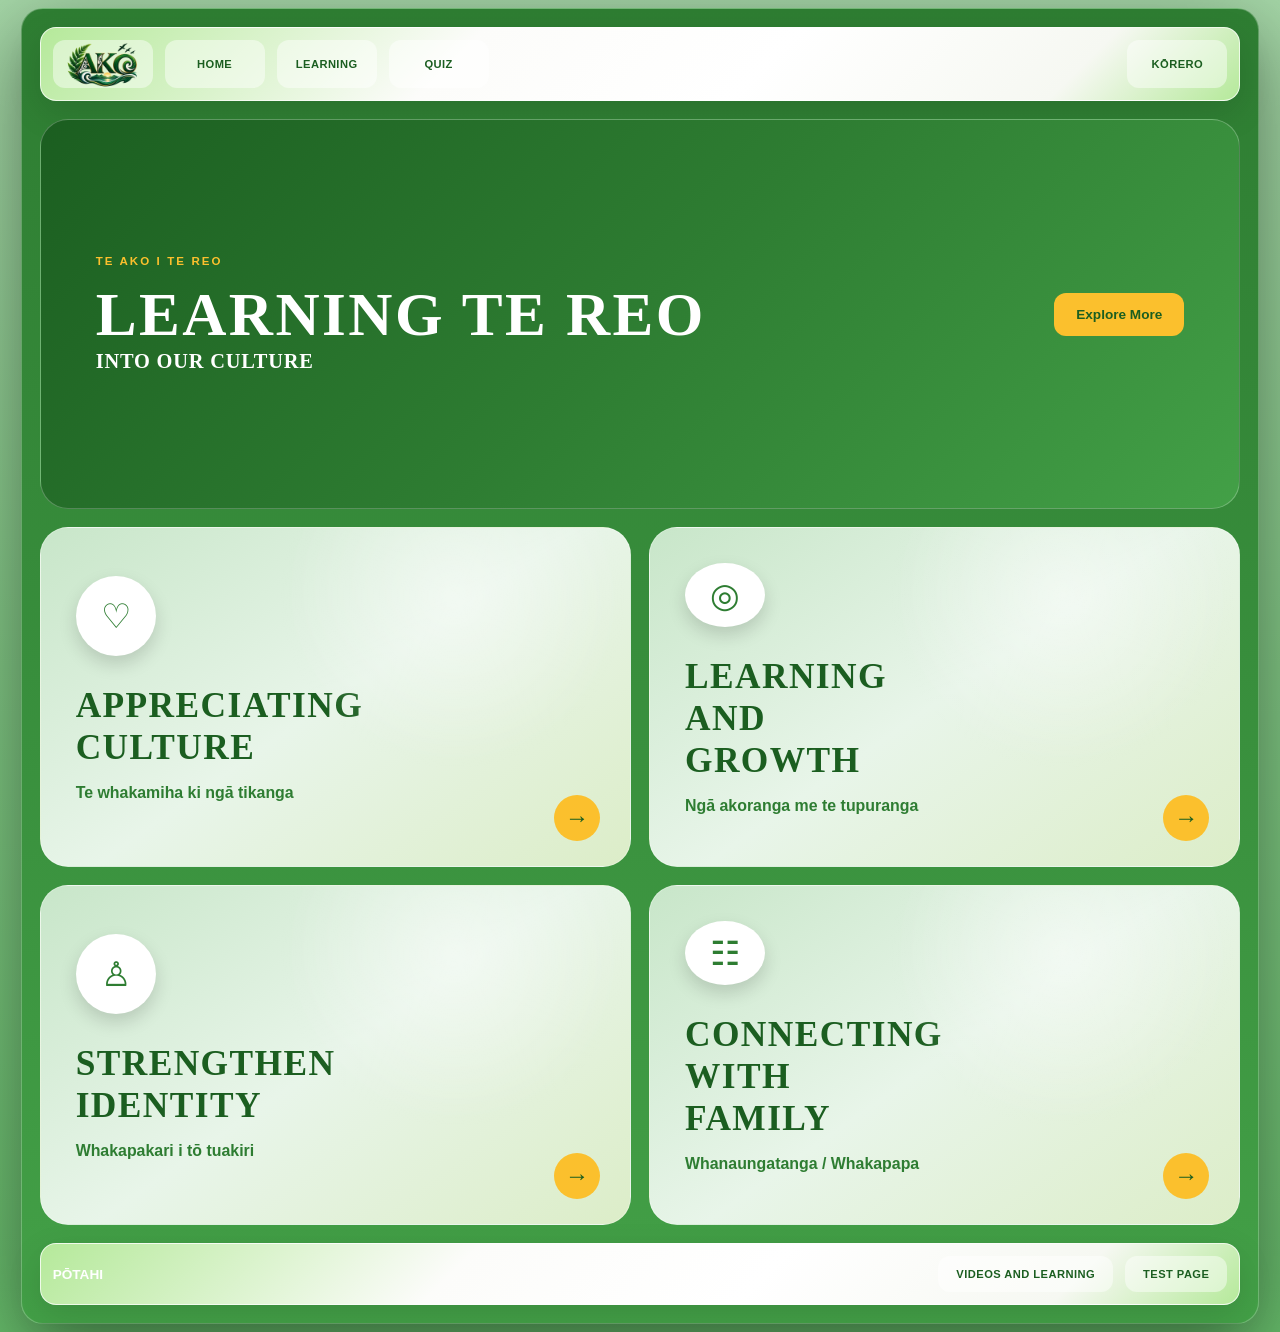
<file: index.html>
<!DOCTYPE html>
<html lang="en-NZ">
<head>
  <meta charset="UTF-8">
  <meta name="viewport" content="width=device-width, initial-scale=1.0">
  <title>Learning Te Reo</title>
  <link rel="stylesheet" href="style.css">
</head>


<body>


  <main class="site-shell">

    <nav class="top-nav" aria-label="Main navigation">
	  <a href="#"><img src="graphics/website_logo.png" alt="Pōtahi website logo"></a>
      <a href="index.html">Home</a>
      <a href="learning.html">Learning</a>
      <a href="Quiz.html">Quiz</a>
      <a class="nav-pill" href="korero.html">Kōrero</a>
    </nav>



    <section class="hero">
    <div>

        <p class="learning-eyebrow">
        Te Ako i Te Reo
        </p>

        <h1>
        Learning Te Reo
        </h1>

        <h2>
        Into Our Culture
        </h2>

    </div>

    <a class="button" href="#learning">
        Explore More
    </a>
    </section>

    <section id="learning" class="card-grid" aria-label="Learning sections">

<article class="info-card light-card">

    <div class="card-front">
        <div class="icon">♡</div>

        <h2>Appreciating Culture</h2>

        <h3>Te whakamiha ki ngā tikanga</h3>

        <span class="arrow">→</span>
    </div>

    <div class="card-back">

        <h2>Appreciating Culture</h2>

        <h3>
        Learning about our Māori culture helps us know who we are and where we come from. By learning te reo Māori, tikanga, whakapapa, and the stories of our tūpuna, we keep our culture strong and pass it on to the next generation.

        It can also help us feel proud, connected, and confident in who we are. Every word we learn and every tradition we share helps keep our culture alive!
        </h3>

        <a href="learning.html" class="learn-btn">
            Learn More
        </a>

    </div>

</article>

<article class="info-card light-card">

    <div class="card-front">

        <div class="icon">◎</div>

        <h2>Learning and Growth</h2>

        <h3>Ngā akoranga me te tupuranga</h3>

        <span class="arrow">→</span>

    </div>

    <div class="card-back">

        <h2>Learning and Growth</h2>

        <h3>
        Learning Te Reo = Training Your Brain!

        Learning te reo Māori is good for more than just learning a language — it gives your brain a workout!

        Speaking two languages can help you **focus, remember things, solve problems, and make decisions. Learning a language can also be easier when you're younger because your brain is still developing and is good at picking up new sounds and words.

        But don't worry — **it's never too late to learn!** Anyone can learn te reo Māori with practice, patience, and effort. Every new word you learn is another step towards growing your **language skills and your connection to te ao Māori.
        </h3>

        <a href="learning.html" class="learn-btn">
            Learn More
        </a>

    </div>

</article>

<article class="info-card dark-card">

    <div class="card-front">

        <div class="icon">♙</div>

        <h2>Strengthen Identity</h2>

        <h3>Whakapakari i tō tuakiri</h3>

        <span class="arrow">→</span>

    </div>

    <div class="card-back">

        <h2>Strengthen Identity</h2>

        <h3>
        Know Your Culture, Know Yourself!

        Your culture is a big part of who you are and where you come from. Learning about your whānau, whakapapa, tūpuna, and traditions can help you feel connected and proud of who you are.

        Staying connected to your culture can also help you feel confident, supported, and like you belong — wherever you go.

        So remember: use your culture, dont lose your culture!


        </h3>

        <a href="learning.html" class="learn-btn">
            Learn More
        </a>

    </div>

</article>

<article class="info-card purple-card">

    <div class="card-front">

        <div class="icon">☷</div>

        <h2>Connecting With Family</h2>

        <h3>Whanaungatanga / Whakapapa</h3>

        <span class="arrow">→</span>

    </div>

    <div class="card-back">

        <h2>Connecting With Family</h2>

        <h3>
        Culture Brings Us Together!

        Culture is what makes a group of people unique and connected. It includes things like language, traditions, stories, beliefs, music, and art.

        Culture helps us remember where we come from and gives us things to share with others. It brings people together through the things we have in common, while also making every culture special in its own way.

        Our culture connects us to our past, our people, and our future!

        </h3>

        <a href="learning.html" class="learn-btn">
            Learn More
        </a>

    </div>

</article>
    </section>

    <footer class="footer-nav">
      <span>Pōtahi</span>
      <a href="#videos">Videos and Learning</a>
      <a id="quiz" href="#test">Test Page</a>
    </footer>
  </main>

  <script src="script.js"></script>
</body>
</html>
</file>
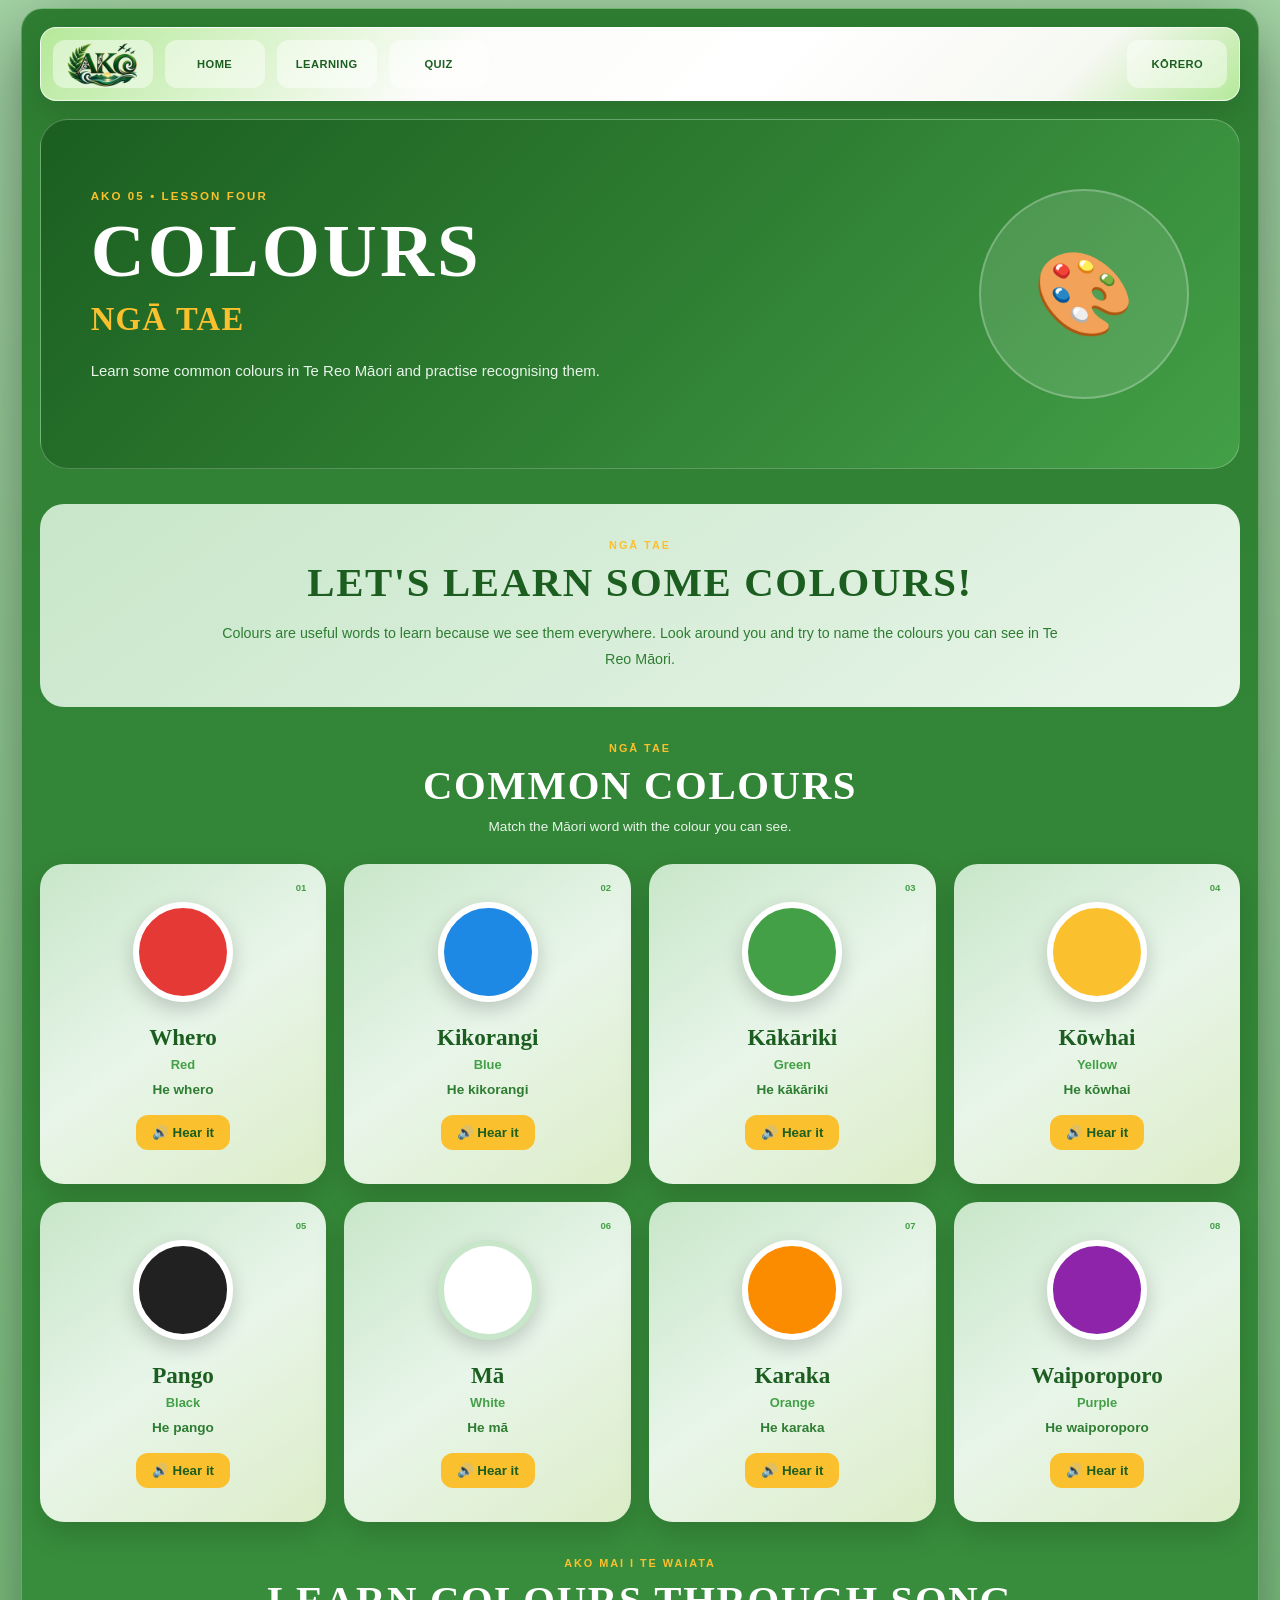
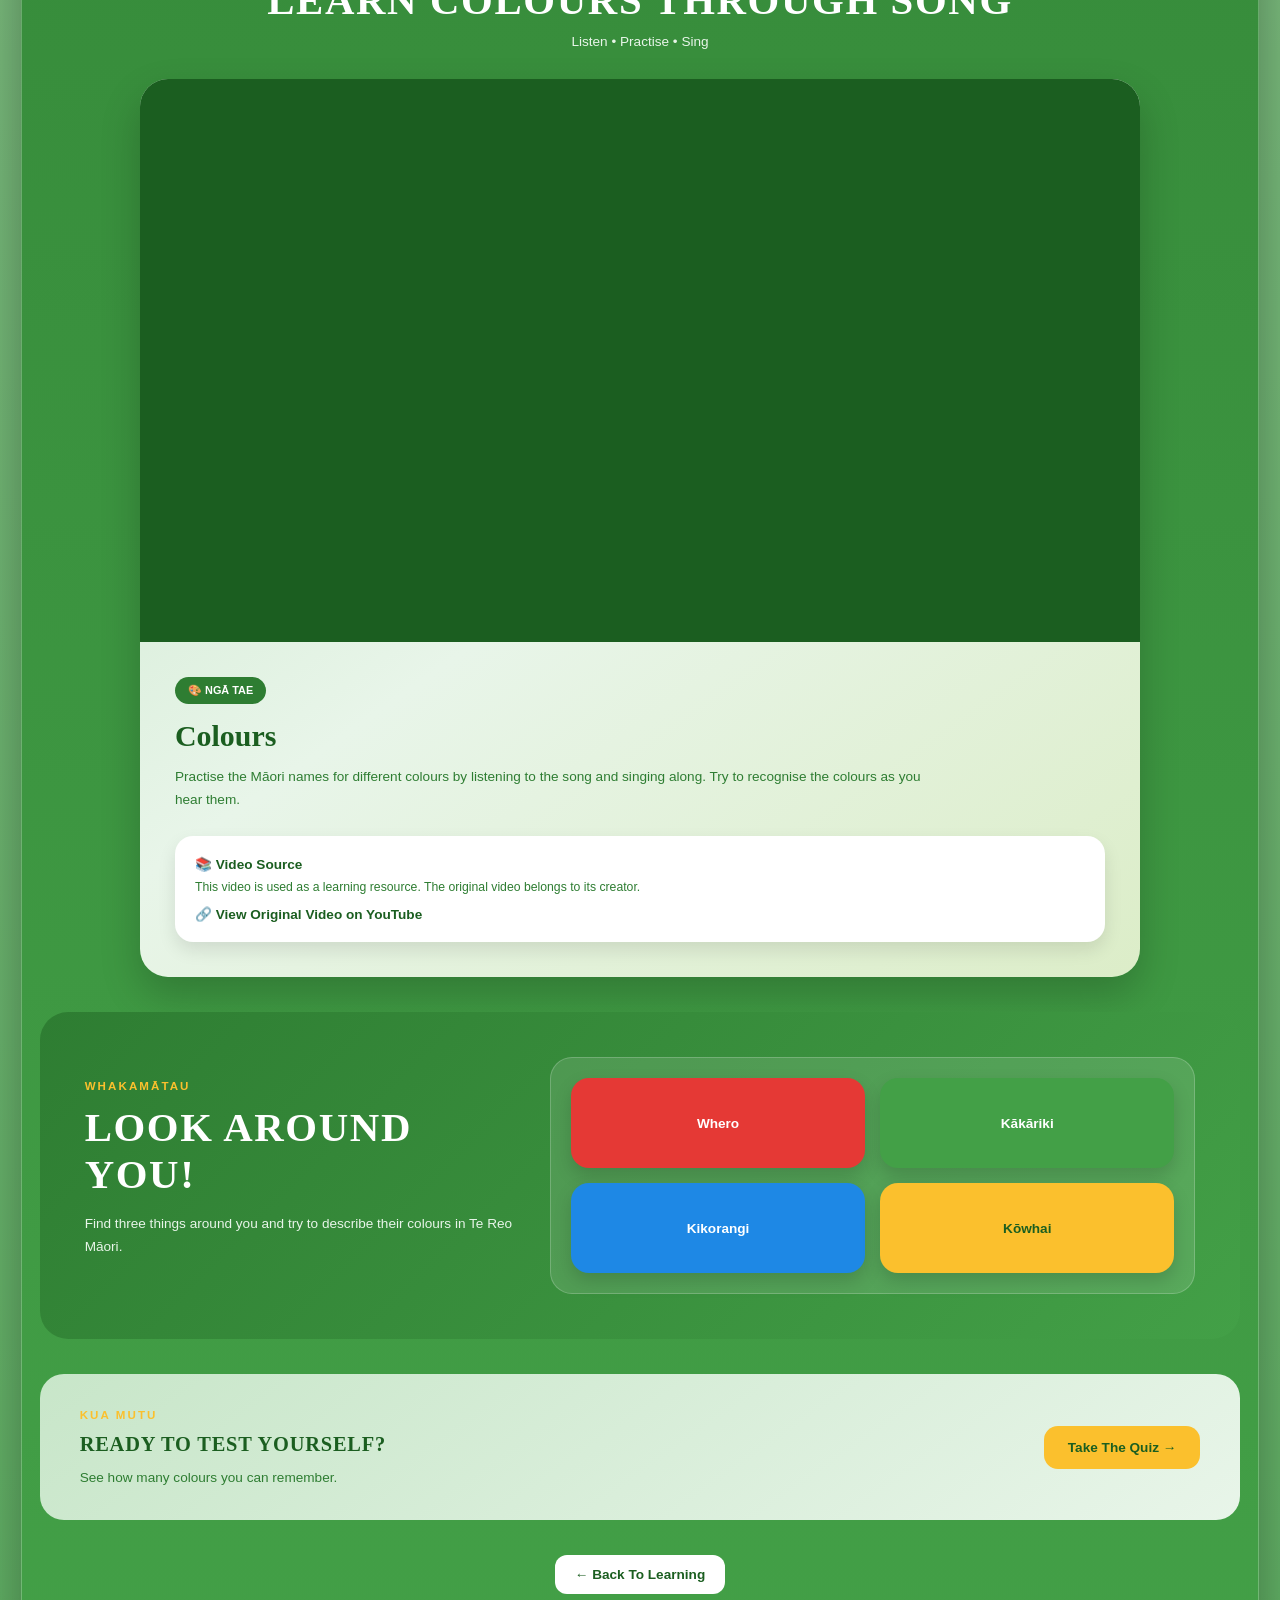
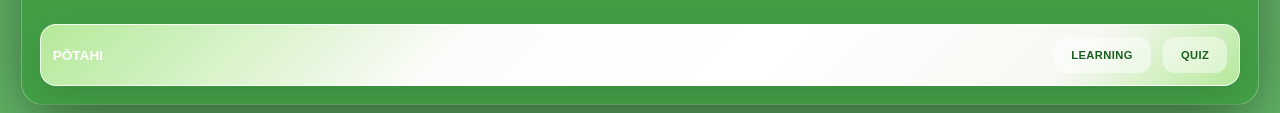
<file: colours.html>
<!DOCTYPE html>
<html lang="en-NZ">

<head>
  <meta charset="UTF-8" />
  <meta name="viewport" content="width=device-width, initial-scale=1.0" />

  <title>Colours | Pōtahi</title>

  <link rel="stylesheet" href="style.css" />
</head>

<body>

  <main class="site-shell">

    <!-- Navigation -->
    <nav class="top-nav" aria-label="Main navigation">
	  <a href="#"><img src="graphics/website_logo.png" alt="Pōtahi website logo"></a>
      <a href="index.html">Home</a>
      <a href="learning.html">Learning</a>
      <a href="Quiz.html">Quiz</a>
      <a class="nav-pill" href="#korero">Kōrero</a>
    </nav>


    <!-- Hero -->
    <section class="lesson-hero">

      <div>

        <p class="learning-eyebrow">
          AKO 05 • LESSON FOUR
        </p>

        <h1>
          Colours
        </h1>

        <h2>
          Ngā Tae
        </h2>

        <p>
          Learn some common colours in Te Reo Māori
          and practise recognising them.
        </p>

      </div>

      <div class="lesson-icon">
        🎨
      </div>

    </section>


    <!-- Introduction -->
    <section class="lesson-intro">

      <div class="section-heading">

        <p>NGĀ TAE</p>

        <h2>Let's Learn Some Colours!</h2>

      </div>

      <p>
        Colours are useful words to learn because we see
        them everywhere. Look around you and try to name
        the colours you can see in Te Reo Māori.
      </p>

    </section>


    <!-- Colour Cards -->
    <section class="colours-section">

      <div class="section-heading">

        <p>NGĀ TAE</p>

        <h2>Common Colours</h2>

        <span>
          Match the Māori word with the colour you can see.
        </span>

      </div>


      <div class="colours-grid">


        <!-- Whero -->
        <article class="colour-card">

          <span class="colour-number">
            01
          </span>

          <div class="colour-swatch swatch-red"></div>

          <h3>
            Whero
          </h3>

          <h4>
            Red
          </h4>

          <p>
            He whero
          </p>

          <button class="pronounce-btn" type="button">
            🔊 Hear it
          </button>

        </article>


        <!-- Kikorangi -->
        <article class="colour-card">

          <span class="colour-number">
            02
          </span>

          <div class="colour-swatch swatch-blue"></div>

          <h3>
            Kikorangi
          </h3>

          <h4>
            Blue
          </h4>

          <p>
            He kikorangi
          </p>

          <button class="pronounce-btn" type="button">
            🔊 Hear it
          </button>

        </article>


        <!-- Kākāriki -->
        <article class="colour-card">

          <span class="colour-number">
            03
          </span>

          <div class="colour-swatch swatch-green"></div>

          <h3>
            Kākāriki
          </h3>

          <h4>
            Green
          </h4>

          <p>
            He kākāriki
          </p>

          <button class="pronounce-btn" type="button">
            🔊 Hear it
          </button>

        </article>


        <!-- Kōwhai -->
        <article class="colour-card">

          <span class="colour-number">
            04
          </span>

          <div class="colour-swatch swatch-yellow"></div>

          <h3>
            Kōwhai
          </h3>

          <h4>
            Yellow
          </h4>

          <p>
            He kōwhai
          </p>

          <button class="pronounce-btn" type="button">
            🔊 Hear it
          </button>

        </article>


        <!-- Pango -->
        <article class="colour-card">

          <span class="colour-number">
            05
          </span>

          <div class="colour-swatch swatch-black"></div>

          <h3>
            Pango
          </h3>

          <h4>
            Black
          </h4>

          <p>
            He pango
          </p>

          <button class="pronounce-btn" type="button">
            🔊 Hear it
          </button>

        </article>


        <!-- Mā -->
        <article class="colour-card">

          <span class="colour-number">
            06
          </span>

          <div class="colour-swatch swatch-white"></div>

          <h3>
            Mā
          </h3>

          <h4>
            White
          </h4>

          <p>
            He mā
          </p>

          <button class="pronounce-btn" type="button">
            🔊 Hear it
          </button>

        </article>


        <!-- Karaka -->
        <article class="colour-card">

          <span class="colour-number">
            07
          </span>

          <div class="colour-swatch swatch-orange"></div>

          <h3>
            Karaka
          </h3>

          <h4>
            Orange
          </h4>

          <p>
            He karaka
          </p>

          <button class="pronounce-btn" type="button">
            🔊 Hear it
          </button>

        </article>


        <!-- Waiporoporo -->
        <article class="colour-card">

          <span class="colour-number">
            08
          </span>

          <div class="colour-swatch swatch-purple"></div>

          <h3>
            Waiporoporo
          </h3>

          <h4>
            Purple
          </h4>

          <p>
            He waiporoporo
          </p>

          <button class="pronounce-btn" type="button">
            🔊 Hear it
          </button>

        </article>

      </div>

    </section>

    <!-- ==========================================
        COLOURS VIDEO
        ========================================== -->

    <section class="video-page-section">

      <div class="video-page-heading">

        <p>
          AKO MAI I TE WAIATA
        </p>

        <h2>
          Learn Colours Through Song
        </h2>

        <span>
          Listen • Practise • Sing
        </span>

      </div>


      <!-- Colours Song -->
      <article class="video-card">

        <div class="video-container">

          <iframe
            src="https://www.youtube.com/embed/i-pQ1SvmETc"
            title="Te Reo Māori Colours Song"
            allow="accelerometer; autoplay; clipboard-write; encrypted-media; gyroscope; picture-in-picture; web-share"
            allowfullscreen>
          </iframe>

        </div>


        <div class="video-content">

          <span class="video-label">
            🎨 NGĀ TAE
          </span>

          <h3>
            Colours
          </h3>

          <p>
            Practise the Māori names for different colours
            by listening to the song and singing along.
            Try to recognise the colours as you hear them.
          </p>


          <div class="video-source-box">

            <strong>
              📚 Video Source
            </strong>

            <p>
              This video is used as a learning resource.
              The original video belongs to its creator.
            </p>

            <a
              href="https://youtu.be/i-pQ1SvmETc?si=KXxPVZaztiZ-BKZs"
              target="_blank"
              rel="noopener noreferrer">

              🔗 View Original Video on YouTube

            </a>

          </div>

        </div>

      </article>

    </section>

    <!-- Colour Practice -->
    <section class="colour-practice-section">

      <div class="colour-practice-content">

        <p class="learning-eyebrow">
          WHAKAMĀTAU
        </p>

        <h2>
          Look Around You!
        </h2>

        <p>
          Find three things around you and try to
          describe their colours in Te Reo Māori.
        </p>

      </div>


      <div class="colour-challenge">

        <div class="challenge-circle red-circle">
          Whero
        </div>

        <div class="challenge-circle green-circle">
          Kākāriki
        </div>

        <div class="challenge-circle blue-circle">
          Kikorangi
        </div>

        <div class="challenge-circle yellow-circle">
          Kōwhai
        </div>

      </div>

    </section>


    <!-- Quiz -->
    <section class="practice-section">

      <div>

        <p class="learning-eyebrow">
          KUA MUTU
        </p>

        <h2>
          Ready To Test Yourself?
        </h2>

        <p>
          See how many colours you can remember.
        </p>

      </div>

      <a href="Quiz.html" class="learning-start-btn">
        Take The Quiz →
      </a>

    </section>


    <!-- Back -->
    <div class="lesson-back">

      <a href="learning.html">
        ← Back To Learning
      </a>

    </div>


    <!-- Footer -->
    <footer class="footer-nav">

      <span>
        Pōtahi
      </span>

      <a href="learning.html">
        Learning
      </a>

      <a href="Quiz.html">
        Quiz
      </a>

    </footer>

  </main>


  <script src="script.js"></script>

</body>

</html>
</file>
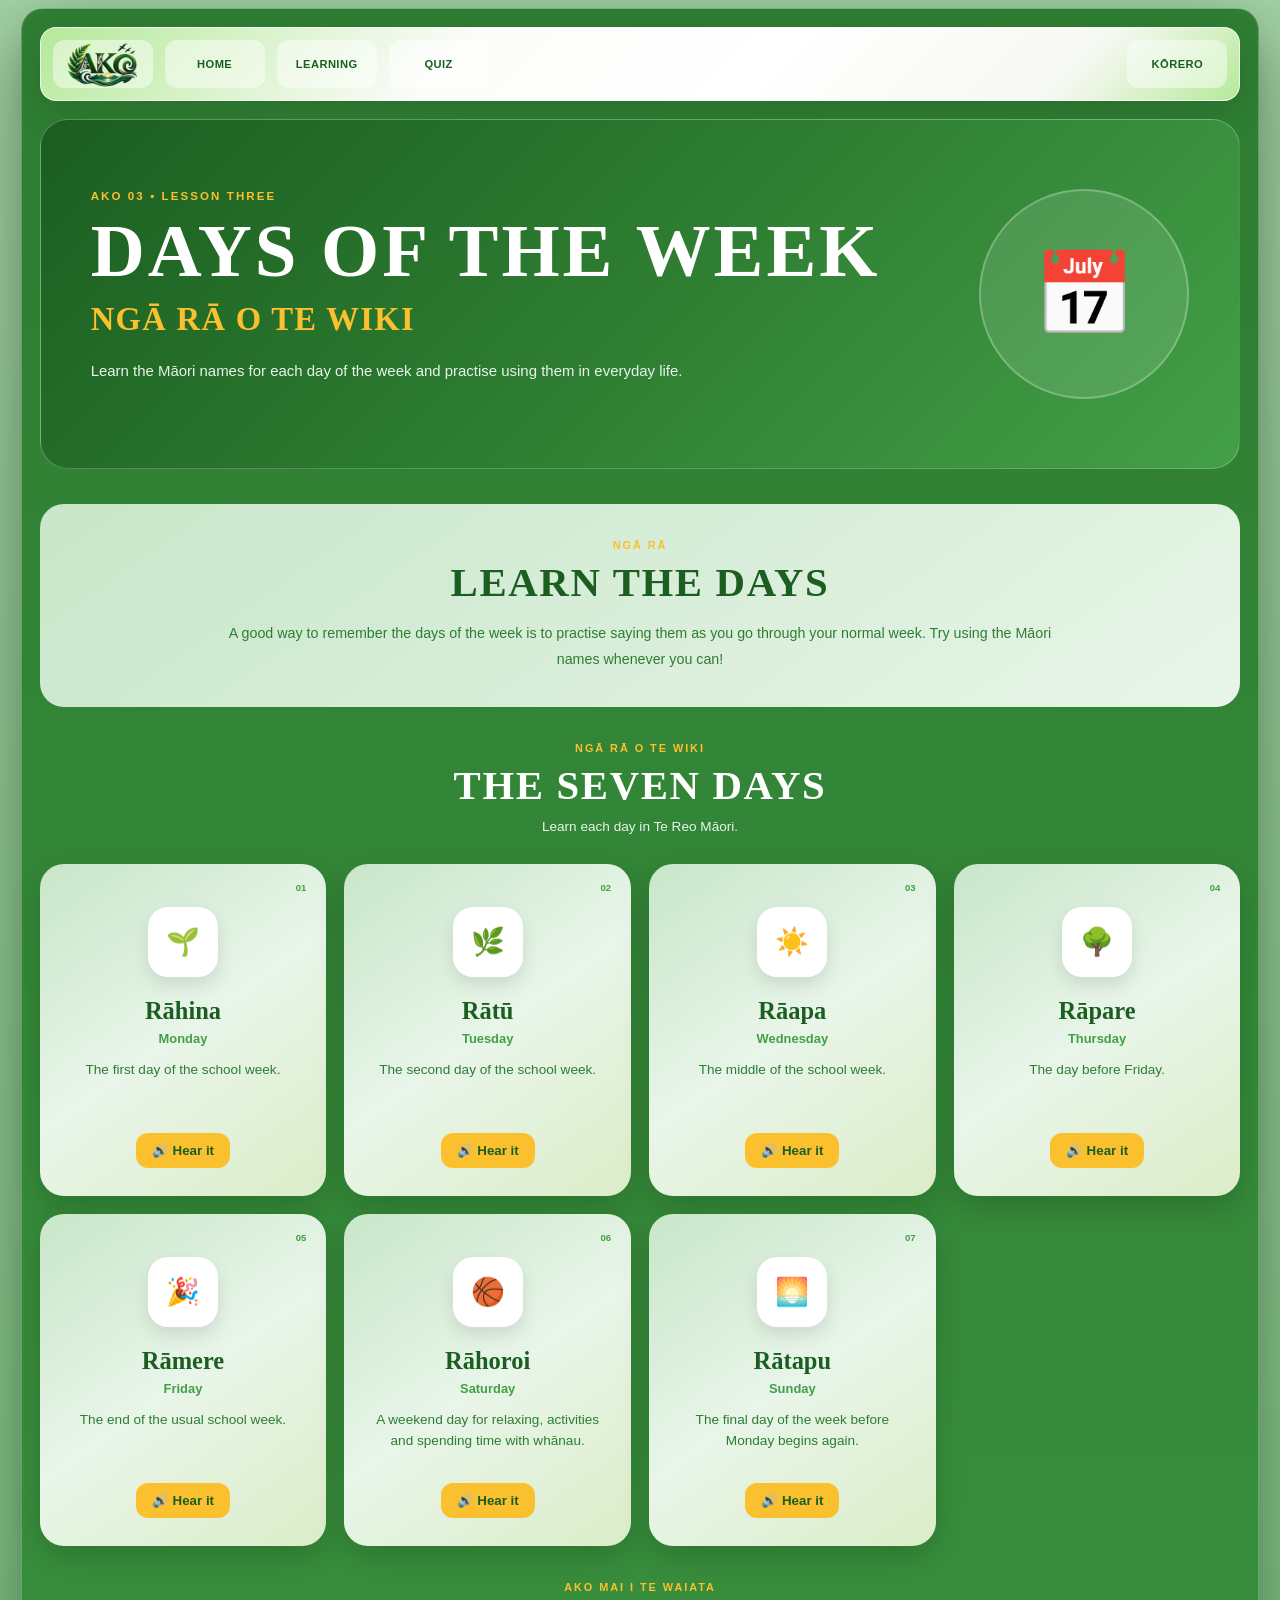
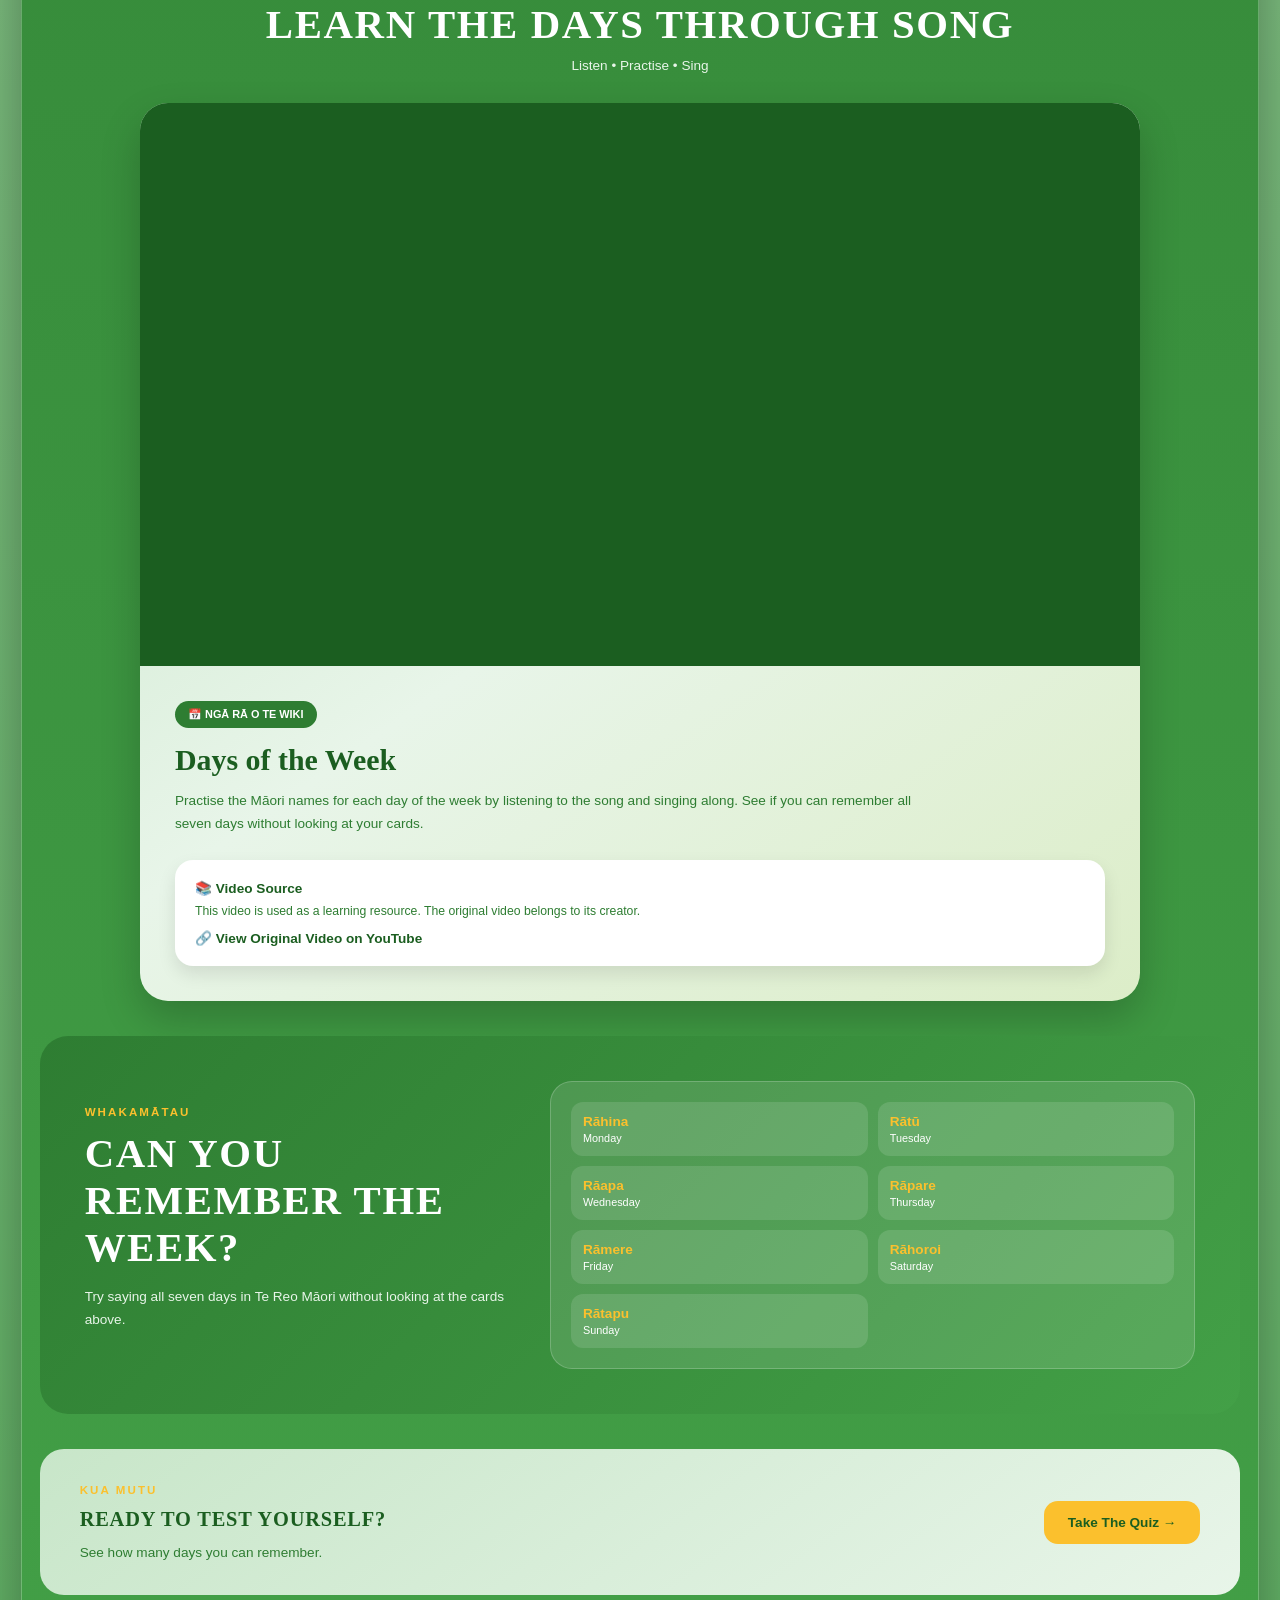
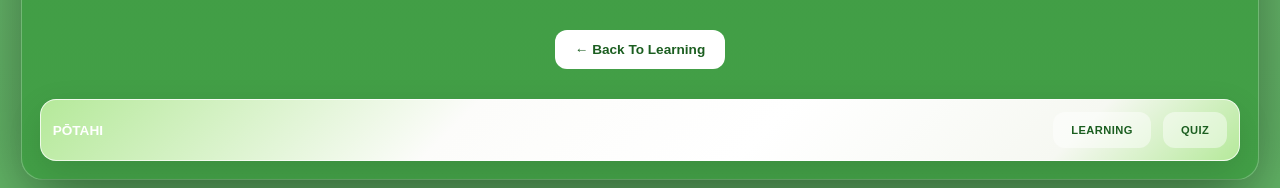
<file: days.html>
<!DOCTYPE html>
<html lang="en-NZ">

<head>
  <meta charset="UTF-8" />
  <meta name="viewport" content="width=device-width, initial-scale=1.0" />

  <title>Days of the Week | Pōtahi</title>

  <link rel="stylesheet" href="style.css" />
</head>

<body>

  <main class="site-shell">

    <!-- Navigation -->
    <nav class="top-nav" aria-label="Main navigation">
	  <a href="#"><img src="graphics/website_logo.png" alt="Pōtahi website logo"></a>
      <a href="index.html">Home</a>
      <a href="learning.html">Learning</a>
      <a href="Quiz.html">Quiz</a>
      <a class="nav-pill" href="#korero">Kōrero</a>
    </nav>



    <!-- Lesson Hero -->
    <section class="lesson-hero">

      <div>

        <p class="learning-eyebrow">
          AKO 03 • LESSON THREE
        </p>

        <h1>
          Days of the Week
        </h1>

        <h2>
          Ngā Rā o te Wiki
        </h2>

        <p>
          Learn the Māori names for each day of the week
          and practise using them in everyday life.
        </p>

      </div>

      <div class="lesson-icon">
        📅
      </div>

    </section>


    <!-- Introduction -->
    <section class="lesson-intro">

      <div class="section-heading">

        <p>NGĀ RĀ</p>

        <h2>Learn The Days</h2>

      </div>

      <p>
        A good way to remember the days of the week is
        to practise saying them as you go through your
        normal week. Try using the Māori names whenever
        you can!
      </p>

    </section>


    <!-- Days -->
    <section class="days-section">

      <div class="section-heading">

        <p>NGĀ RĀ O TE WIKI</p>

        <h2>The Seven Days</h2>

        <span>
          Learn each day in Te Reo Māori.
        </span>

      </div>


      <div class="days-grid">


        <!-- Monday -->
        <article class="day-card">

          <span class="day-number">
            01
          </span>

          <div class="day-icon">
            🌱
          </div>

          <h3>
            Rāhina
          </h3>

          <h4>
            Monday
          </h4>

          <p>
            The first day of the school week.
          </p>

          <button class="pronounce-btn" type="button">
            🔊 Hear it
          </button>

        </article>


        <!-- Tuesday -->
        <article class="day-card">

          <span class="day-number">
            02
          </span>

          <div class="day-icon">
            🌿
          </div>

          <h3>
            Rātū
          </h3>

          <h4>
            Tuesday
          </h4>

          <p>
            The second day of the school week.
          </p>

          <button class="pronounce-btn" type="button">
            🔊 Hear it
          </button>

        </article>


        <!-- Wednesday -->
        <article class="day-card">

          <span class="day-number">
            03
          </span>

          <div class="day-icon">
            ☀️
          </div>

          <h3>
            Rāapa
          </h3>

          <h4>
            Wednesday
          </h4>

          <p>
            The middle of the school week.
          </p>

          <button class="pronounce-btn" type="button">
            🔊 Hear it
          </button>

        </article>


        <!-- Thursday -->
        <article class="day-card">

          <span class="day-number">
            04
          </span>

          <div class="day-icon">
            🌳
          </div>

          <h3>
            Rāpare
          </h3>

          <h4>
            Thursday
          </h4>

          <p>
            The day before Friday.
          </p>

          <button class="pronounce-btn" type="button">
            🔊 Hear it
          </button>

        </article>


        <!-- Friday -->
        <article class="day-card">

          <span class="day-number">
            05
          </span>

          <div class="day-icon">
            🎉
          </div>

          <h3>
            Rāmere
          </h3>

          <h4>
            Friday
          </h4>

          <p>
            The end of the usual school week.
          </p>

          <button class="pronounce-btn" type="button">
            🔊 Hear it
          </button>

        </article>


        <!-- Saturday -->
        <article class="day-card">

          <span class="day-number">
            06
          </span>

          <div class="day-icon">
            🏀
          </div>

          <h3>
            Rāhoroi
          </h3>

          <h4>
            Saturday
          </h4>

          <p>
            A weekend day for relaxing, activities
            and spending time with whānau.
          </p>

          <button class="pronounce-btn" type="button">
            🔊 Hear it
          </button>

        </article>


        <!-- Sunday -->
        <article class="day-card">

          <span class="day-number">
            07
          </span>

          <div class="day-icon">
            🌅
          </div>

          <h3>
            Rātapu
          </h3>

          <h4>
            Sunday
          </h4>

          <p>
            The final day of the week before
            Monday begins again.
          </p>

          <button class="pronounce-btn" type="button">
            🔊 Hear it
          </button>

        </article>

      </div>

    </section>

        <!-- ==========================================
        DAYS OF THE WEEK VIDEO
        ========================================== -->

    <section class="video-page-section">

      <div class="video-page-heading">

        <p>
          AKO MAI I TE WAIATA
        </p>

        <h2>
          Learn The Days Through Song
        </h2>

        <span>
          Listen • Practise • Sing
        </span>

      </div>


      <!-- Days of the Week Song -->
      <article class="video-card">

        <div class="video-container">

          <iframe
            src="https://www.youtube.com/embed/XcNI-eIniDI"
            title="Te Reo Māori Days of the Week Song"
            allow="accelerometer; autoplay; clipboard-write; encrypted-media; gyroscope; picture-in-picture; web-share"
            allowfullscreen>
          </iframe>

        </div>


        <div class="video-content">

          <span class="video-label">
            📅 NGĀ RĀ O TE WIKI
          </span>

          <h3>
            Days of the Week
          </h3>

          <p>
            Practise the Māori names for each day of the
            week by listening to the song and singing
            along. See if you can remember all seven days
            without looking at your cards.
          </p>


          <div class="video-source-box">

            <strong>
              📚 Video Source
            </strong>

            <p>
              This video is used as a learning resource.
              The original video belongs to its creator.
            </p>

            <a
              href="https://youtu.be/XcNI-eIniDI?si=T8qTdA0Uvs1I-Yfn"
              target="_blank"
              rel="noopener noreferrer">

              🔗 View Original Video on YouTube

            </a>

          </div>

        </div>

      </article>

    </section>

    <!-- Weekly Practice -->
    <section class="week-practice-section">

      <div class="week-practice-content">

        <p class="learning-eyebrow">
          WHAKAMĀTAU
        </p>

        <h2>
          Can You Remember The Week?
        </h2>

        <p>
          Try saying all seven days in Te Reo Māori
          without looking at the cards above.
        </p>

      </div>


      <div class="week-display">

        <div>
          <strong>Rāhina</strong>
          <span>Monday</span>
        </div>

        <div>
          <strong>Rātū</strong>
          <span>Tuesday</span>
        </div>

        <div>
          <strong>Rāapa</strong>
          <span>Wednesday</span>
        </div>

        <div>
          <strong>Rāpare</strong>
          <span>Thursday</span>
        </div>

        <div>
          <strong>Rāmere</strong>
          <span>Friday</span>
        </div>

        <div>
          <strong>Rāhoroi</strong>
          <span>Saturday</span>
        </div>

        <div>
          <strong>Rātapu</strong>
          <span>Sunday</span>
        </div>

      </div>

    </section>


    <!-- Quiz -->
    <section class="practice-section">

      <div>

        <p class="learning-eyebrow">
          KUA MUTU
        </p>

        <h2>
          Ready To Test Yourself?
        </h2>

        <p>
          See how many days you can remember.
        </p>

      </div>

      <a href="Quiz.html" class="learning-start-btn">
        Take The Quiz →
      </a>

    </section>


    <!-- Back -->
    <div class="lesson-back">

      <a href="learning.html">
        ← Back To Learning
      </a>

    </div>


    <!-- Footer -->
    <footer class="footer-nav">

      <span>Pōtahi</span>

      <a href="learning.html">
        Learning
      </a>

      <a href="Quiz.html">
        Quiz
      </a>

    </footer>

  </main>


  <script src="script.js"></script>

</body>

</html>
</file>
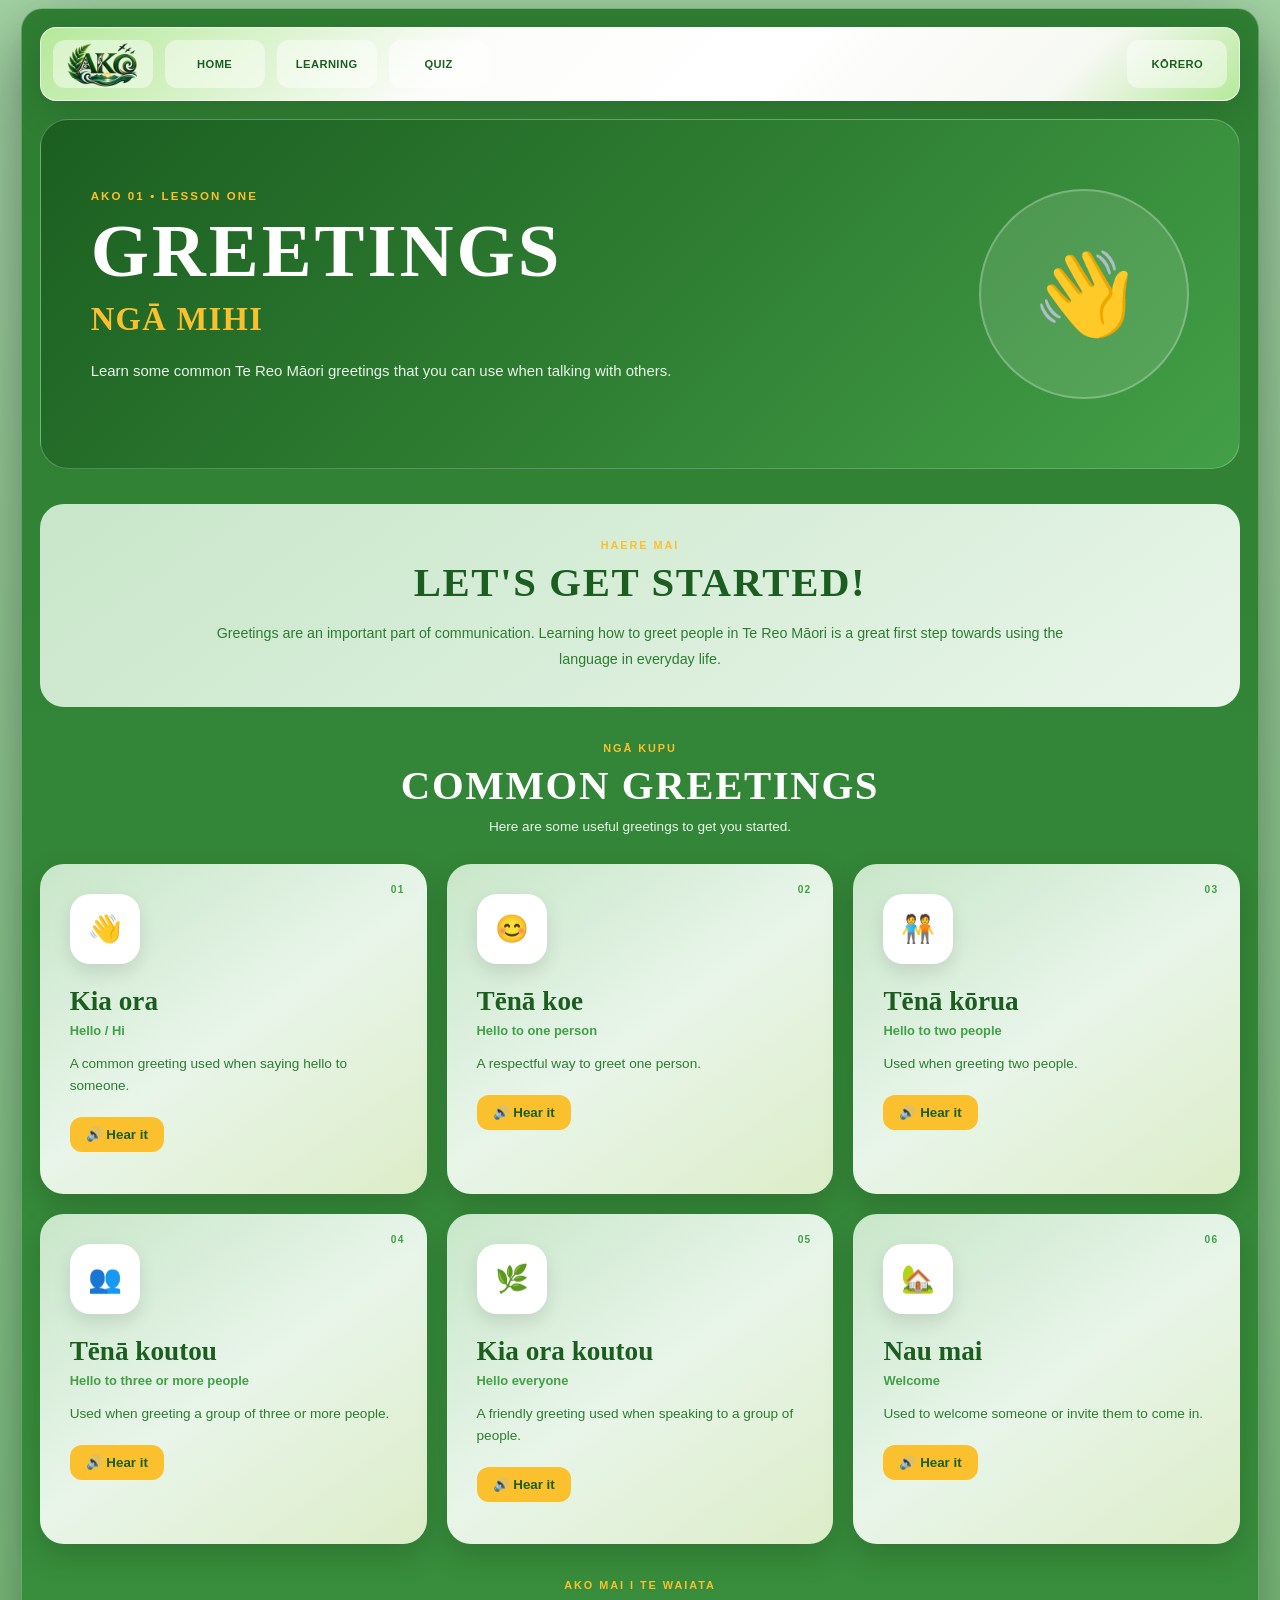
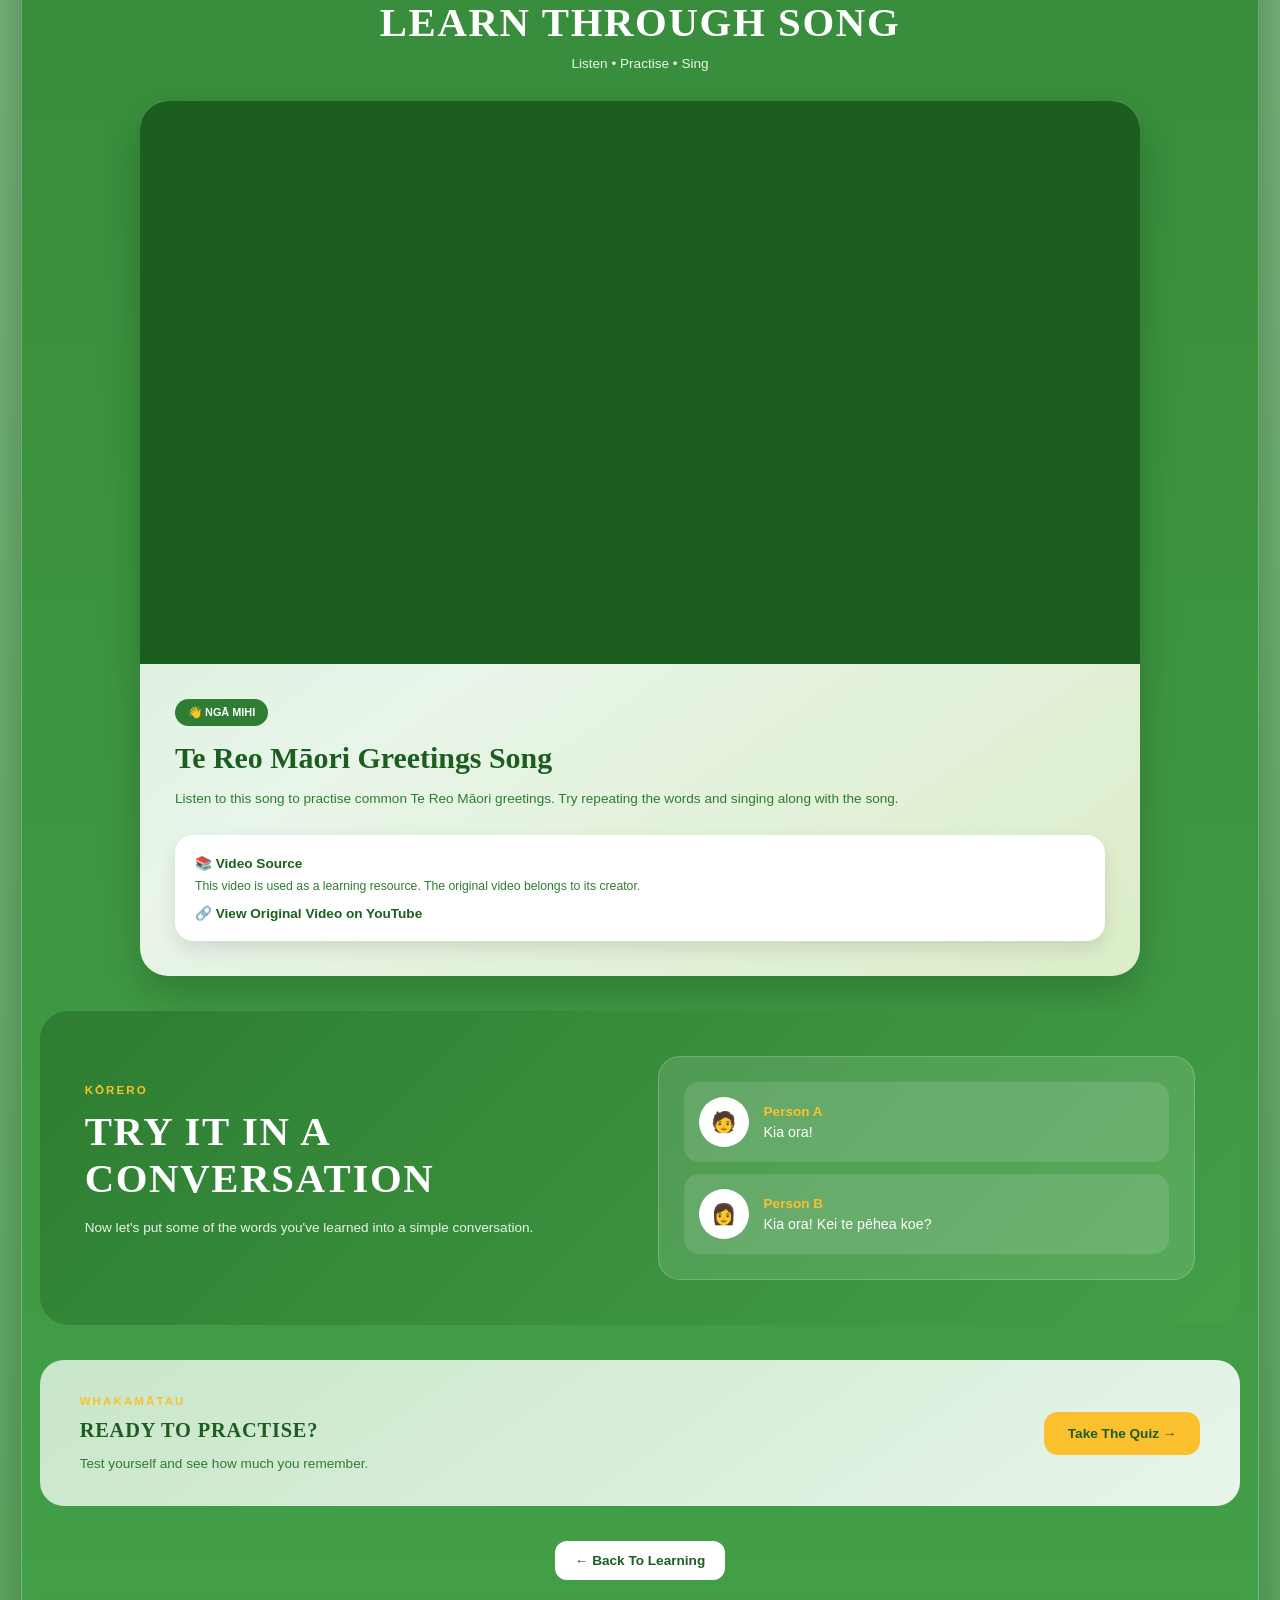
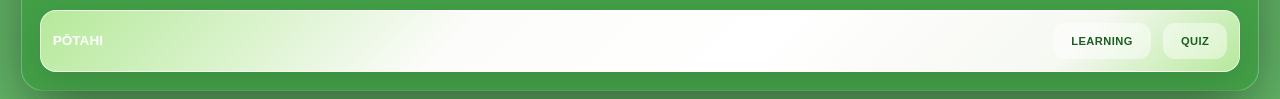
<file: greetings.html>
<!DOCTYPE html>
<html lang="en-NZ">

<head>
  <meta charset="UTF-8" />
  <meta name="viewport" content="width=device-width, initial-scale=1.0" />

  <title>Greetings | Pōtahi</title>

  <link rel="stylesheet" href="style.css" />
</head>

<body>

  <main class="site-shell">

    <!-- Navigation -->
    <nav class="top-nav" aria-label="Main navigation">
	  <a href="#"><img src="graphics/website_logo.png" alt="Pōtahi website logo"></a>
      <a href="index.html">Home</a>
      <a href="learning.html">Learning</a>
      <a href="Quiz.html">Quiz</a>
      <a class="nav-pill" href="#korero">Kōrero</a>
    </nav>


    <!-- Lesson Hero -->
    <section class="lesson-hero">

      <div>

        <p class="learning-eyebrow">
          AKO 01 • LESSON ONE
        </p>

        <h1>
          Greetings
        </h1>

        <h2>
          Ngā Mihi
        </h2>

        <p>
          Learn some common Te Reo Māori greetings
          that you can use when talking with others.
        </p>

      </div>

      <div class="lesson-icon">
        👋
      </div>

    </section>


    <!-- Introduction -->
    <section class="lesson-intro">

      <div class="section-heading">

        <p>HAERE MAI</p>

        <h2>Let's Get Started!</h2>

      </div>

      <p>
        Greetings are an important part of communication.
        Learning how to greet people in Te Reo Māori
        is a great first step towards using the language
        in everyday life.
      </p>

    </section>


    <!-- Greeting Words -->
    <section class="greeting-section">

      <div class="section-heading">

        <p>NGĀ KUPU</p>

        <h2>Common Greetings</h2>

        <span>
          Here are some useful greetings to get you started.
        </span>

      </div>


      <div class="greeting-grid">


        <!-- Kia ora -->
        <article class="greeting-card">

          <div class="greeting-number">
            01
          </div>

          <div class="greeting-symbol">
            👋
          </div>

          <h3>
            Kia ora
          </h3>

          <h4>
            Hello / Hi
          </h4>

          <p>
            A common greeting used when saying hello
            to someone.
          </p>

          <button class="pronounce-btn" type="button">
            🔊 Hear it
          </button>

        </article>


        <!-- Tēnā koe -->
        <article class="greeting-card">

          <div class="greeting-number">
            02
          </div>

          <div class="greeting-symbol">
            😊
          </div>

          <h3>
            Tēnā koe
          </h3>

          <h4>
            Hello to one person
          </h4>

          <p>
            A respectful way to greet one person.
          </p>

          <button class="pronounce-btn" type="button">
            🔊 Hear it
          </button>

        </article>


        <!-- Tēnā kōrua -->
        <article class="greeting-card">

          <div class="greeting-number">
            03
          </div>

          <div class="greeting-symbol">
            🧑‍🤝‍🧑
          </div>

          <h3>
            Tēnā kōrua
          </h3>

          <h4>
            Hello to two people
          </h4>

          <p>
            Used when greeting two people.
          </p>

          <button class="pronounce-btn" type="button">
            🔊 Hear it
          </button>

        </article>


        <!-- Tēnā koutou -->
        <article class="greeting-card">

          <div class="greeting-number">
            04
          </div>

          <div class="greeting-symbol">
            👥
          </div>

          <h3>
            Tēnā koutou
          </h3>

          <h4>
            Hello to three or more people
          </h4>

          <p>
            Used when greeting a group of three
            or more people.
          </p>

          <button class="pronounce-btn" type="button">
            🔊 Hear it
          </button>

        </article>


        <!-- Kia ora koutou -->
        <article class="greeting-card">

          <div class="greeting-number">
            05
          </div>

          <div class="greeting-symbol">
            🌿
          </div>

          <h3>
            Kia ora koutou
          </h3>

          <h4>
            Hello everyone
          </h4>

          <p>
            A friendly greeting used when speaking
            to a group of people.
          </p>

          <button class="pronounce-btn" type="button">
            🔊 Hear it
          </button>

        </article>


        <!-- Nau mai -->
        <article class="greeting-card">

          <div class="greeting-number">
            06
          </div>

          <div class="greeting-symbol">
            🏡
          </div>

          <h3>
            Nau mai
          </h3>

          <h4>
            Welcome
          </h4>

          <p>
            Used to welcome someone or invite
            them to come in.
          </p>

          <button class="pronounce-btn" type="button">
            🔊 Hear it
          </button>

        </article>

      </div>

    </section>


    <!-- ==========================================
         GREETINGS VIDEO
         ========================================== -->

    <section class="video-page-section">

      <div class="video-page-heading">

        <p>
          AKO MAI I TE WAIATA
        </p>

        <h2>
          Learn Through Song
        </h2>

        <span>
          Listen • Practise • Sing
        </span>

      </div>


      <!-- Video Card -->
      <article class="video-card">

        <!-- YouTube Video -->
        <div class="video-container">

          <iframe
            src="https://www.youtube.com/embed/ATUdl4A1jio"
            title="Te Reo Māori Greetings Song"
            allow="accelerometer; autoplay; clipboard-write; encrypted-media; gyroscope; picture-in-picture; web-share"
            allowfullscreen>
          </iframe>

        </div>


        <!-- Video Information -->
        <div class="video-content">

          <span class="video-label">
            👋 NGĀ MIHI
          </span>

          <h3>
            Te Reo Māori Greetings Song
          </h3>

          <p>
            Listen to this song to practise common
            Te Reo Māori greetings. Try repeating
            the words and singing along with the song.
          </p>


          <!-- Video Source -->
          <div class="video-source-box">

            <strong>
              📚 Video Source
            </strong>

            <p>
              This video is used as a learning resource.
              The original video belongs to its creator.
            </p>

            <a
              href="https://youtu.be/ATUdl4A1jio?si=Y0P0nzkz-HSyE8t7"
              target="_blank"
              rel="noopener noreferrer">

              🔗 View Original Video on YouTube

            </a>

          </div>

        </div>

      </article>

    </section>


    <!-- Example Conversation -->
    <section class="conversation-section">

      <div class="conversation-content">

        <p class="learning-eyebrow">
          KŌRERO
        </p>

        <h2>
          Try It In A Conversation
        </h2>

        <p>
          Now let's put some of the words you've learned
          into a simple conversation.
        </p>

      </div>


      <div class="conversation-box">

        <div class="conversation-person">

          <span class="person-icon">
            🧑
          </span>

          <div>

            <strong>
              Person A
            </strong>

            <p>
              Kia ora!
            </p>

          </div>

        </div>


        <div class="conversation-person">

          <span class="person-icon">
            👩
          </span>

          <div>

            <strong>
              Person B
            </strong>

            <p>
              Kia ora! Kei te pēhea koe?
            </p>

          </div>

        </div>

      </div>

    </section>


    <!-- Practice -->
    <section class="practice-section">

      <div>

        <p class="learning-eyebrow">
          WHAKAMĀTAU
        </p>

        <h2>
          Ready To Practise?
        </h2>

        <p>
          Test yourself and see how much you remember.
        </p>

      </div>

      <a href="Quiz.html" class="learning-start-btn">
        Take The Quiz →
      </a>

    </section>


    <!-- Back to Learning -->
    <div class="lesson-back">

      <a href="learning.html">
        ← Back To Learning
      </a>

    </div>


    <!-- Footer -->
    <footer class="footer-nav">

      <span>
        Pōtahi
      </span>

      <a href="learning.html">
        Learning
      </a>

      <a href="Quiz.html">
        Quiz
      </a>

    </footer>

  </main>


  <script src="script.js"></script>

</body>

</html>
</file>
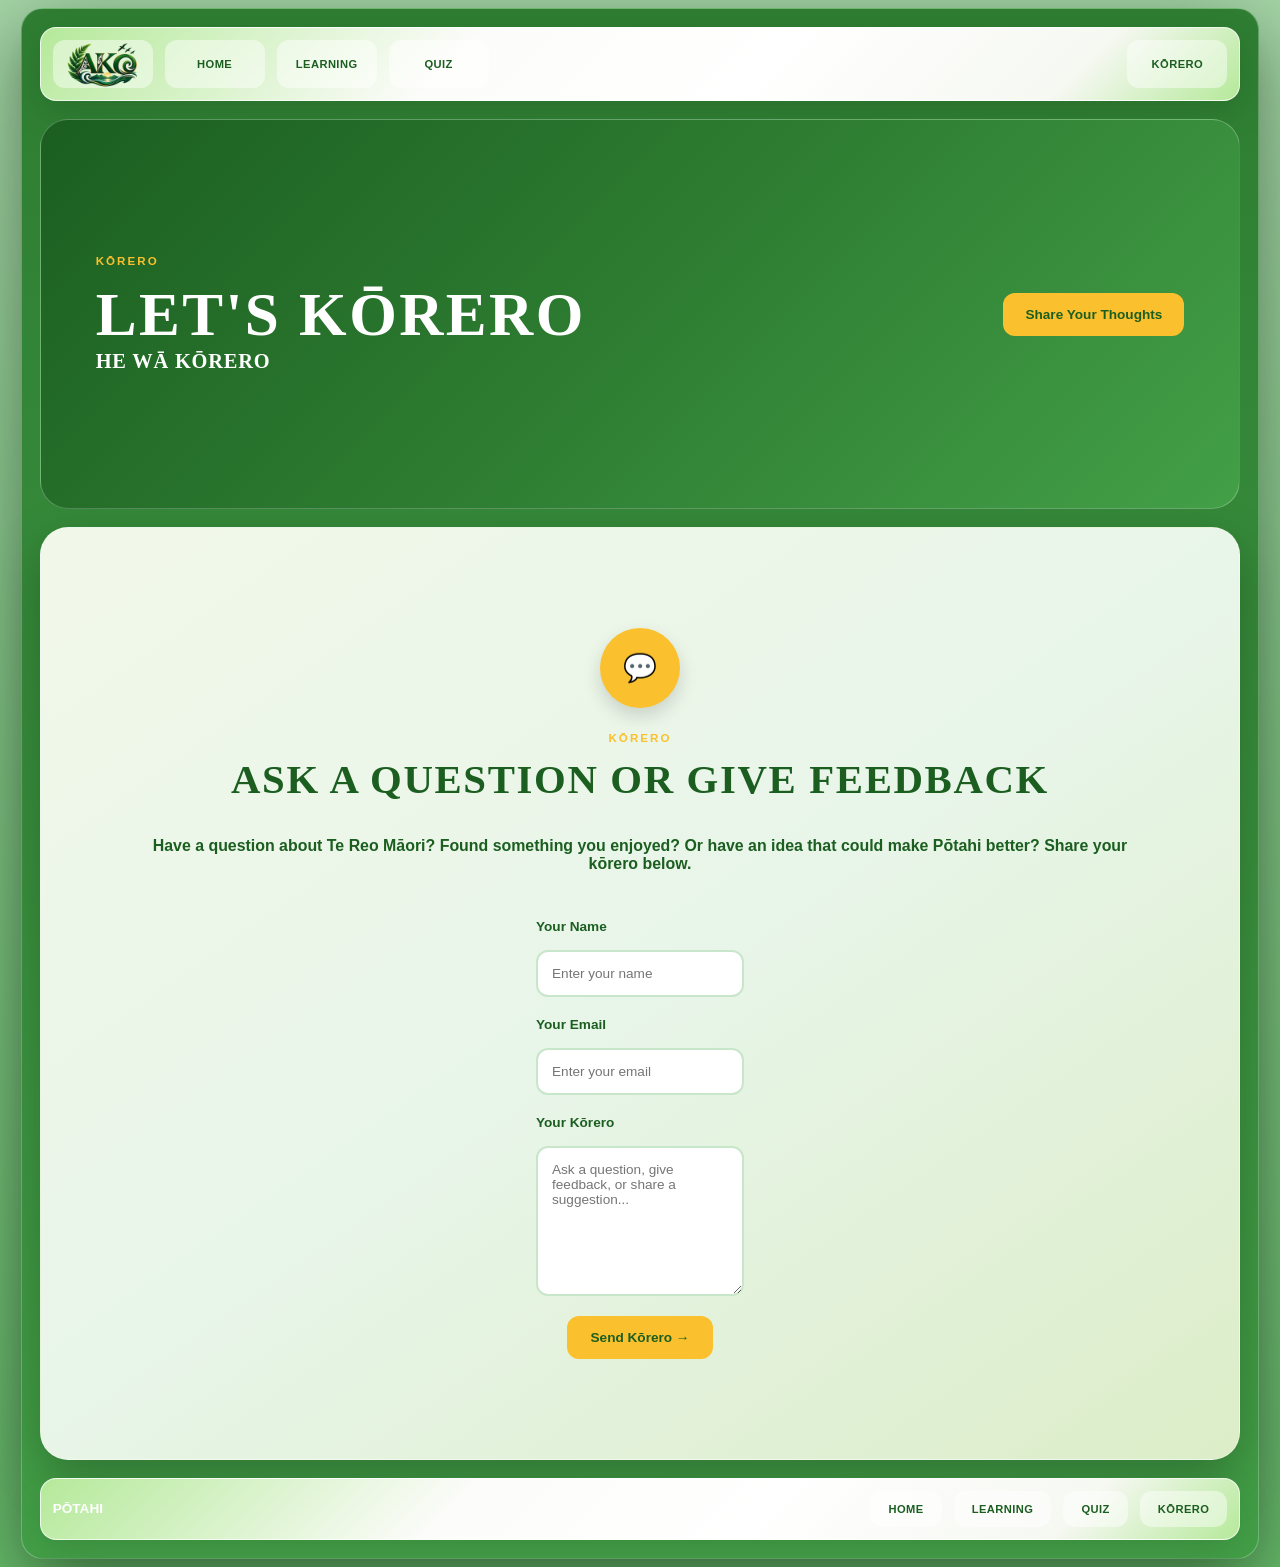
<file: korero.html>
<!DOCTYPE html>
<html lang="en-NZ">

<head>
  <meta charset="UTF-8">
  <meta name="viewport" content="width=device-width, initial-scale=1.0">

  <title>Pōtahi | Kōrero</title>

  <link rel="stylesheet" href="style.css">
</head>


<body>


  <main class="site-shell">

    <!-- NAVIGATION -->

    <nav class="top-nav" aria-label="Main navigation">

      <a href="index.html">
        <img src="graphics/website_logo.png" alt="Pōtahi website logo">
      </a>

      <a href="index.html">
        Home
      </a>

      <a href="learning.html">
        Learning
      </a>

      <a href="Quiz.html">
        Quiz
      </a>

      <a class="nav-pill" href="korero.html">
        Kōrero
      </a>

    </nav>


    <!-- HERO -->

    <section class="hero">

      <div>

        <p class="learning-eyebrow">
          KŌRERO
        </p>

        <h1>
          Let's Kōrero
        </h1>

        <h2>
          He wā kōrero
        </h2>

      </div>

      <a class="button" href="#korero">
        Share Your Thoughts
      </a>

    </section>


    <!-- KŌRERO SECTION -->

    <section id="korero" class="quiz-section">


      <!-- INTRO CARD -->

      <div class="quiz-card quiz-intro-card">

        <div class="quiz-icon">
          💬
        </div>

        <p class="learning-eyebrow">
          KŌRERO
        </p>

        <h2>
          Ask A Question Or Give Feedback
        </h2>

        <h3>
          Have a question about Te Reo Māori?
          Found something you enjoyed?
          Or have an idea that could make Pōtahi better?
          Share your kōrero below.
        </h3>


        <!-- FORM -->

        <form action="mailto:eliezer_pee@student.asdah.school.nz" method="post" enctype="text/plain">


          <div class="form-group">

            <label for="name">
              Your Name
            </label>

            <input
              type="text"
              id="name"
              name="name"
              placeholder="Enter your name"
              required>

          </div>


          <div class="form-group">

            <label for="email">
              Your Email
            </label>

            <input
              type="email"
              id="email"
              name="email"
              placeholder="Enter your email"
              required>

          </div>


          <div class="form-group">

            <label for="message">
              Your Kōrero
            </label>

            <textarea
              id="message"
              name="message"
              rows="7"
              placeholder="Ask a question, give feedback, or share a suggestion..."
              required></textarea>

          </div>


          <button type="submit" class="quiz-button">
            Send Kōrero →
          </button>


        </form>

      </div>


    </section>


    <!-- FOOTER -->

    <footer class="footer-nav">

      <span>
        Pōtahi
      </span>

      <a href="index.html">
        Home
      </a>

      <a href="learning.html">
        Learning
      </a>

      <a href="Quiz.html">
        Quiz
      </a>

      <a href="korero.html">
        Kōrero
      </a>

    </footer>


  </main>


</body>

</html>
</file>
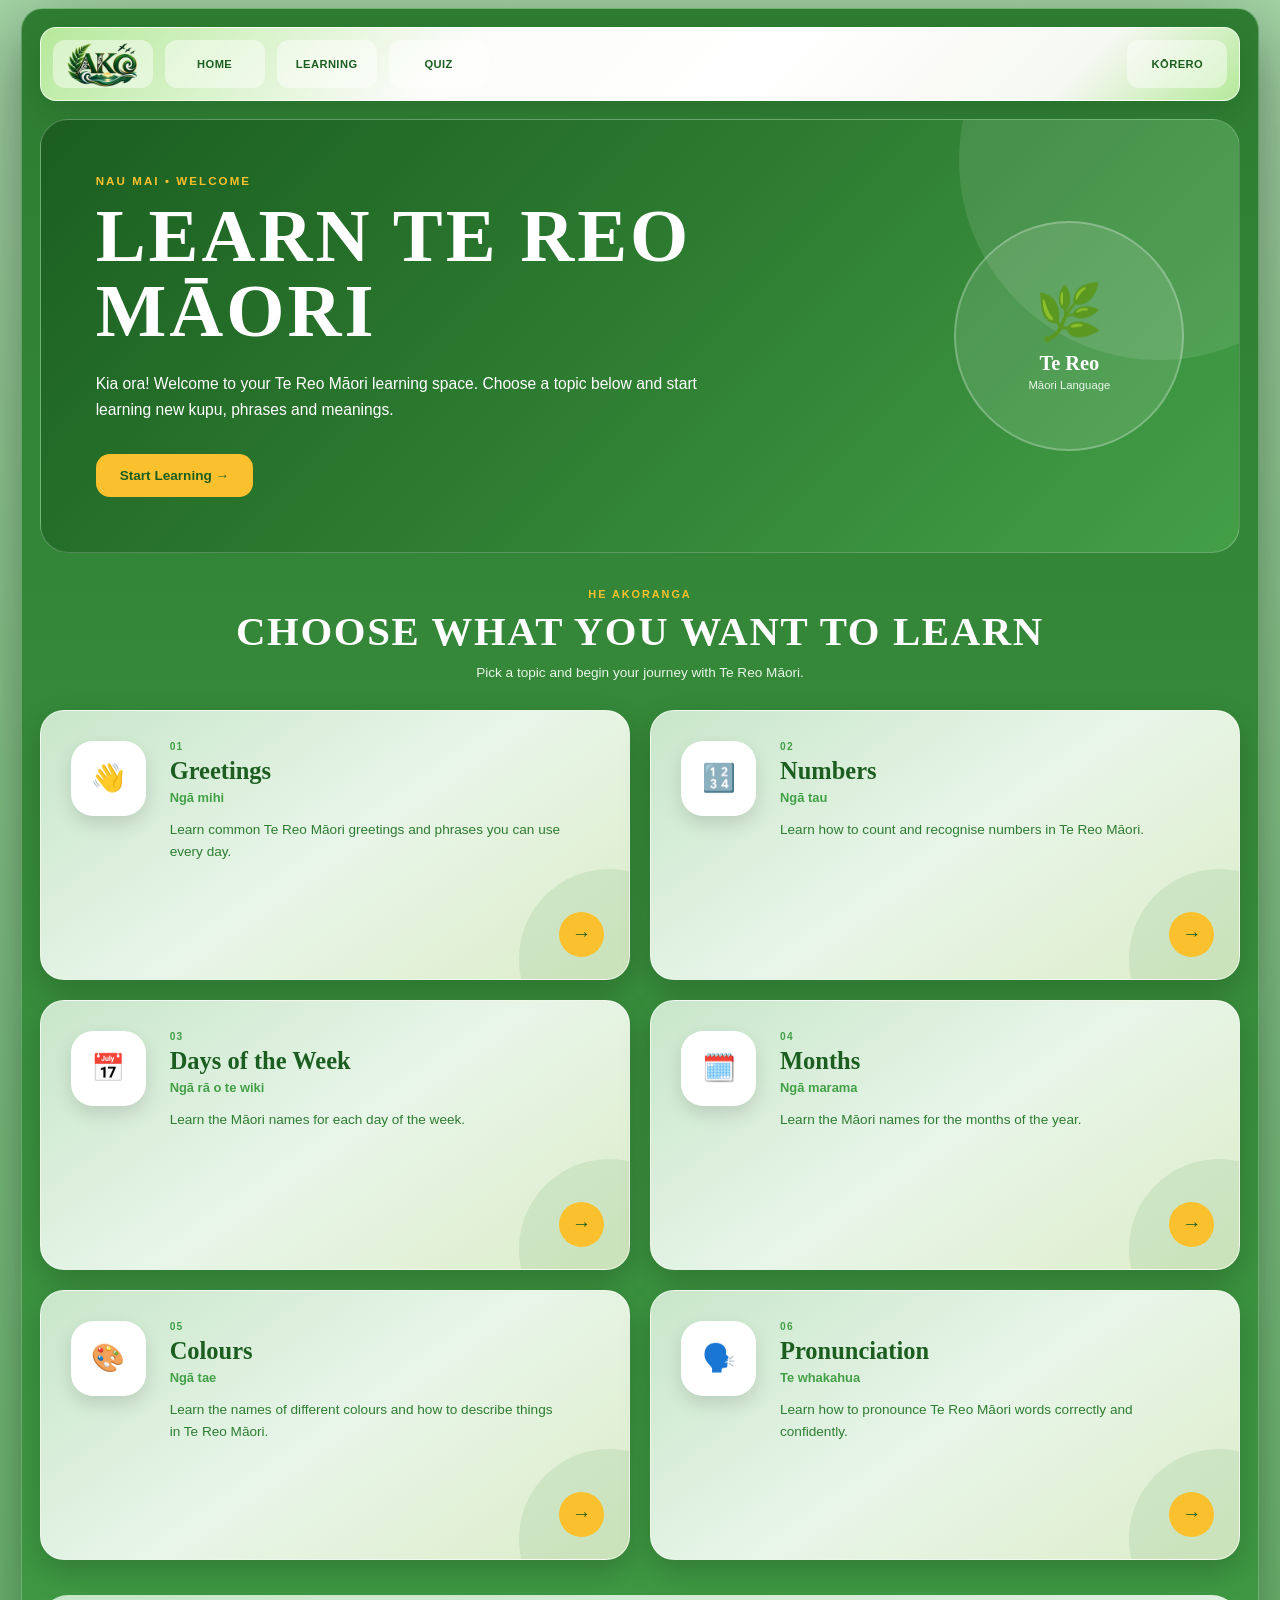
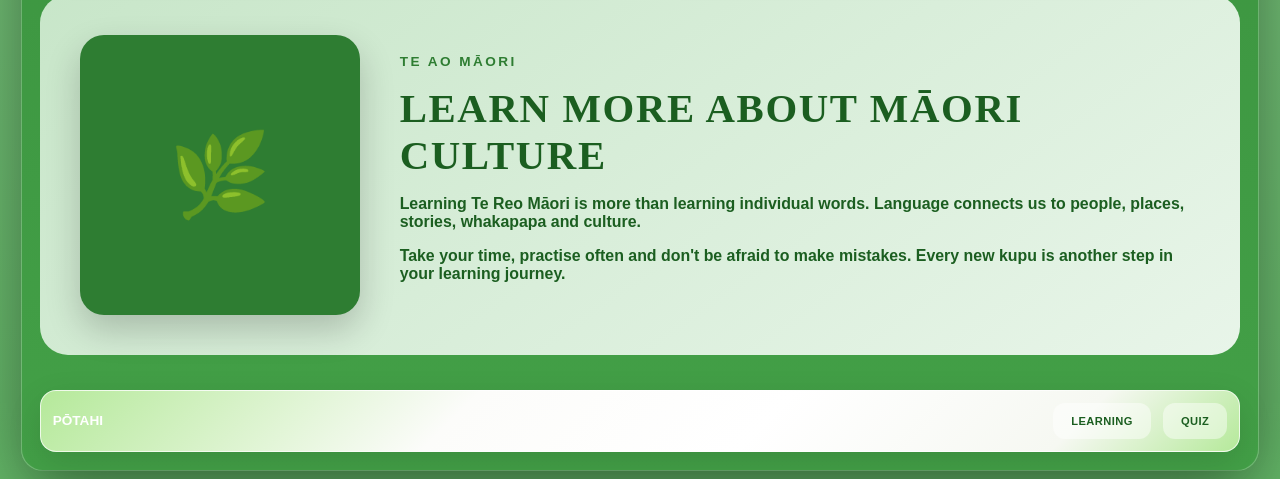
<file: learning.html>
<!DOCTYPE html>

<html lang="en-NZ">

<head>
  <meta charset="UTF-8">
  <meta name="viewport" content="width=device-width, initial-scale=1.0">

  <title>Learning | Pōtahi</title>

  <link rel="stylesheet" href="style.css">
</head>

<body>

  <main class="site-shell">

    <nav class="top-nav" aria-label="Main navigation">
	  <a href="#"><img src="graphics/website_logo.png" alt="Pōtahi website logo"></a>
      <a href="index.html">Home</a>
      <a href="learning.html">Learning</a>
      <a href="Quiz.html">Quiz</a>
      <a class="nav-pill" href="korero.html">Kōrero</a>
    </nav>

<section class="learning-hero">

  <div class="learning-hero-content">

    <p class="learning-eyebrow">
      Nau mai • Welcome
    </p>

    <h1>
      Learn Te Reo Māori
    </h1>

    <p>
      Kia ora! Welcome to your Te Reo Māori learning space.
      Choose a topic below and start learning new kupu,
      phrases and meanings.
    </p>

    <a href="#topics" class="learning-start-btn">
      Start Learning →
    </a>

  </div>

  <div class="learning-hero-symbol">
    <span>🌿</span>
    <strong>Te Reo</strong>
    <small>Māori Language</small>
  </div>

</section>

<section id="topics" class="learning-section">

  <div class="section-heading">

    <p>HE AKORANGA</p>

    <h2>Choose What You Want To Learn</h2>

    <span>
      Pick a topic and begin your journey with Te Reo Māori.
    </span>

  </div>


  <div class="learning-grid">

    <a href="greetings.html" class="learning-card">

      <div class="learning-card-icon">
        👋
      </div>

      <div class="learning-card-content">

        <span class="card-number">01</span>

        <h3>Greetings</h3>

        <h4>Ngā mihi</h4>

        <p>
          Learn common Te Reo Māori greetings
          and phrases you can use every day.
        </p>

      </div>

      <span class="learning-card-arrow">→</span>

    </a>

    <a href="numbers.html" class="learning-card">

      <div class="learning-card-icon">
        🔢
      </div>

      <div class="learning-card-content">

        <span class="card-number">02</span>

        <h3>Numbers</h3>

        <h4>Ngā tau</h4>

        <p>
          Learn how to count and recognise
          numbers in Te Reo Māori.
        </p>

      </div>

      <span class="learning-card-arrow">→</span>

    </a>

    <a href="days.html" class="learning-card">

      <div class="learning-card-icon">
        📅
      </div>

      <div class="learning-card-content">

        <span class="card-number">03</span>

        <h3>Days of the Week</h3>

        <h4>Ngā rā o te wiki</h4>

        <p>
          Learn the Māori names for each
          day of the week.
        </p>

      </div>

      <span class="learning-card-arrow">→</span>

    </a>

    <a href="months.html" class="learning-card">

      <div class="learning-card-icon">
        🗓️
      </div>

      <div class="learning-card-content">

        <span class="card-number">04</span>

        <h3>Months</h3>

        <h4>Ngā marama</h4>

        <p>
          Learn the Māori names for the
          months of the year.
        </p>

      </div>

      <span class="learning-card-arrow">→</span>

    </a>

    <a href="colours.html" class="learning-card">

      <div class="learning-card-icon">
        🎨
      </div>

      <div class="learning-card-content">

        <span class="card-number">05</span>

        <h3>Colours</h3>

        <h4>Ngā tae</h4>

        <p>
          Learn the names of different colours
          and how to describe things in Te Reo Māori.
        </p>

      </div>

      <span class="learning-card-arrow">→</span>

    </a>

    <a href="pronunciation.html" class="learning-card">

      <div class="learning-card-icon">
        🗣️
      </div>

      <div class="learning-card-content">

        <span class="card-number">06</span>

        <h3>Pronunciation</h3>

        <h4>Te whakahua</h4>

        <p>
          Learn how to pronounce Te Reo Māori
          words correctly and confidently.
        </p>

      </div>

      <span class="learning-card-arrow">→</span>

    </a>

  </div>

</section>

<section class="culture-learning-section">

  <div class="culture-image">

    <span>🌿</span>

  </div>

  <div class="culture-content">

    <p class="learning-eyebrow">
      TE AO MĀORI
    </p>

    <h2>
      Learn More About Māori Culture
    </h2>

    <h3>
      Learning Te Reo Māori is more than learning
      individual words. Language connects us to
      people, places, stories, whakapapa and culture.
    </h3>

    <h3>
      Take your time, practise often and don't be
      afraid to make mistakes. Every new kupu
      is another step in your learning journey.
    </h3>

  </div>

</section>

<footer class="footer-nav">

  <span>Pōtahi</span>

  <a href="learning.html">
    Learning
  </a>

  <a href="Quiz.html">
    Quiz
  </a>

</footer>

  </main>

  <script src="script.js"></script>

</body>

</html>
</file>
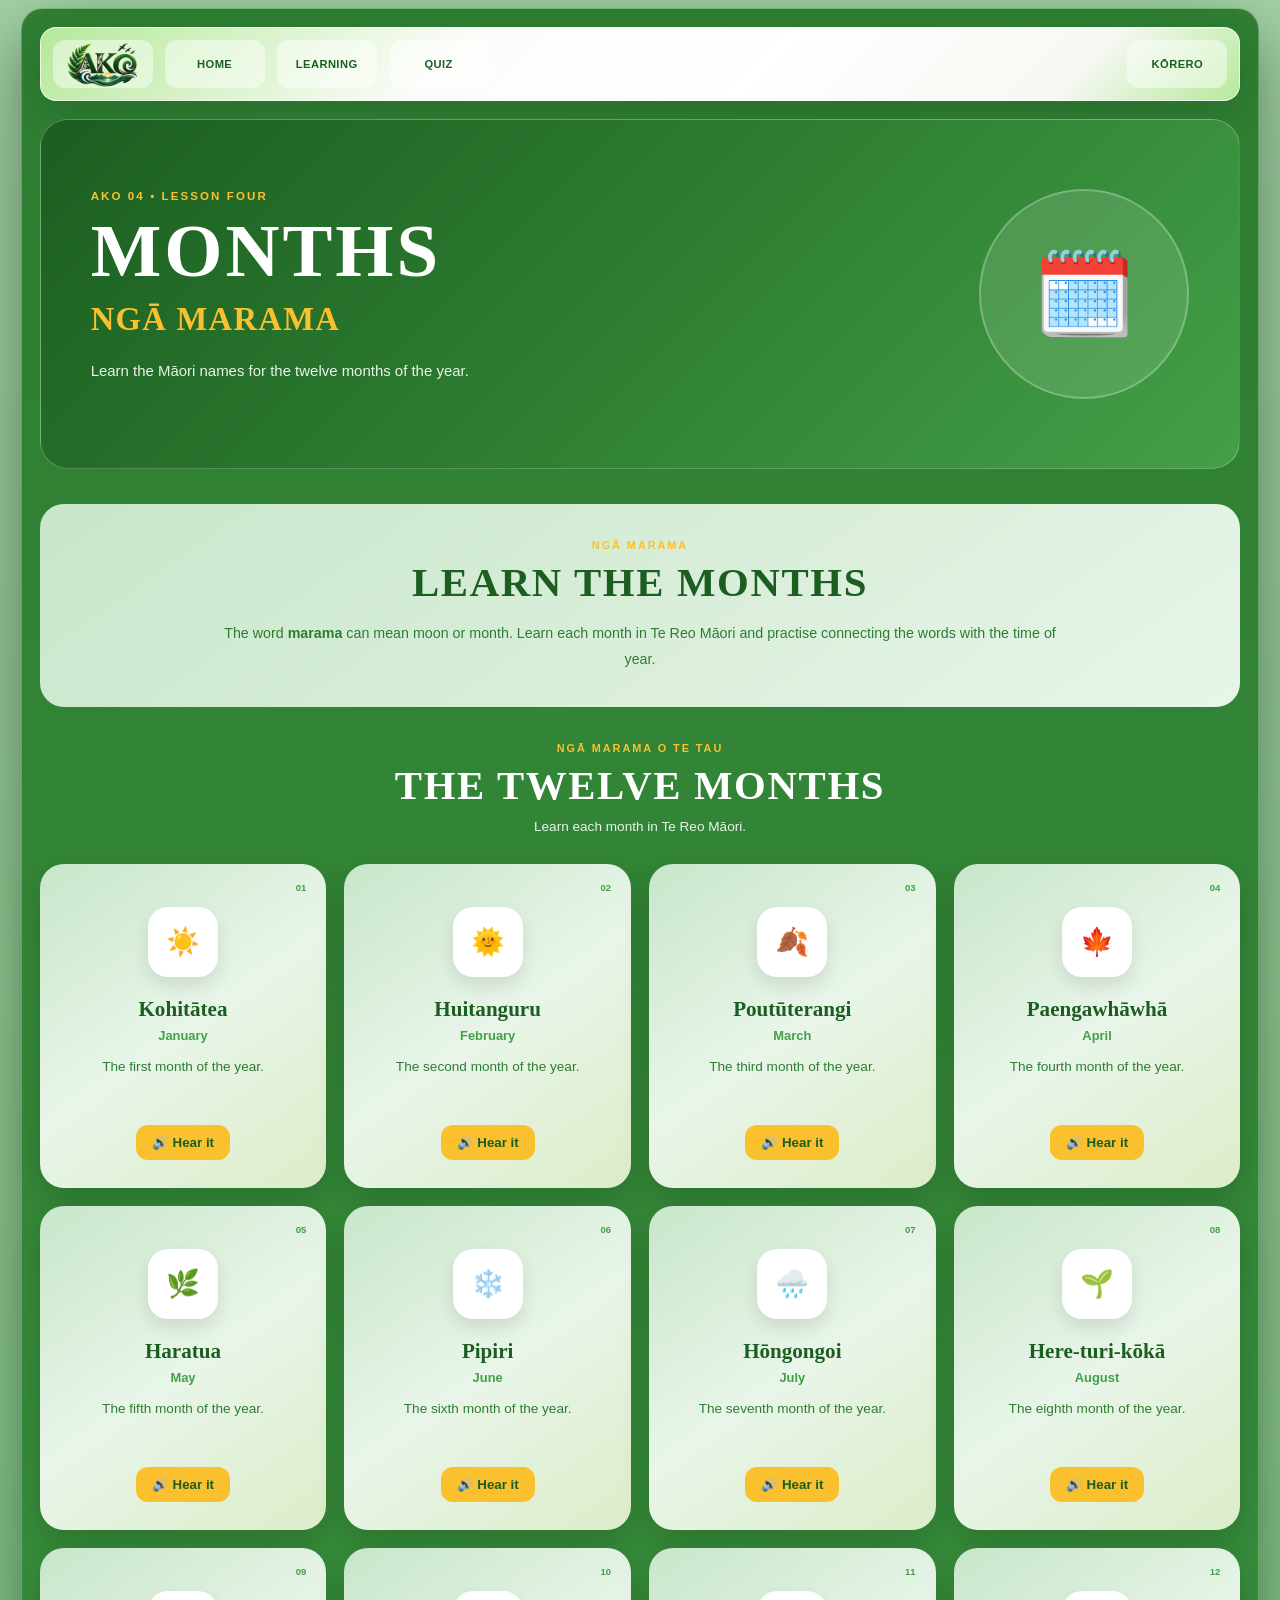
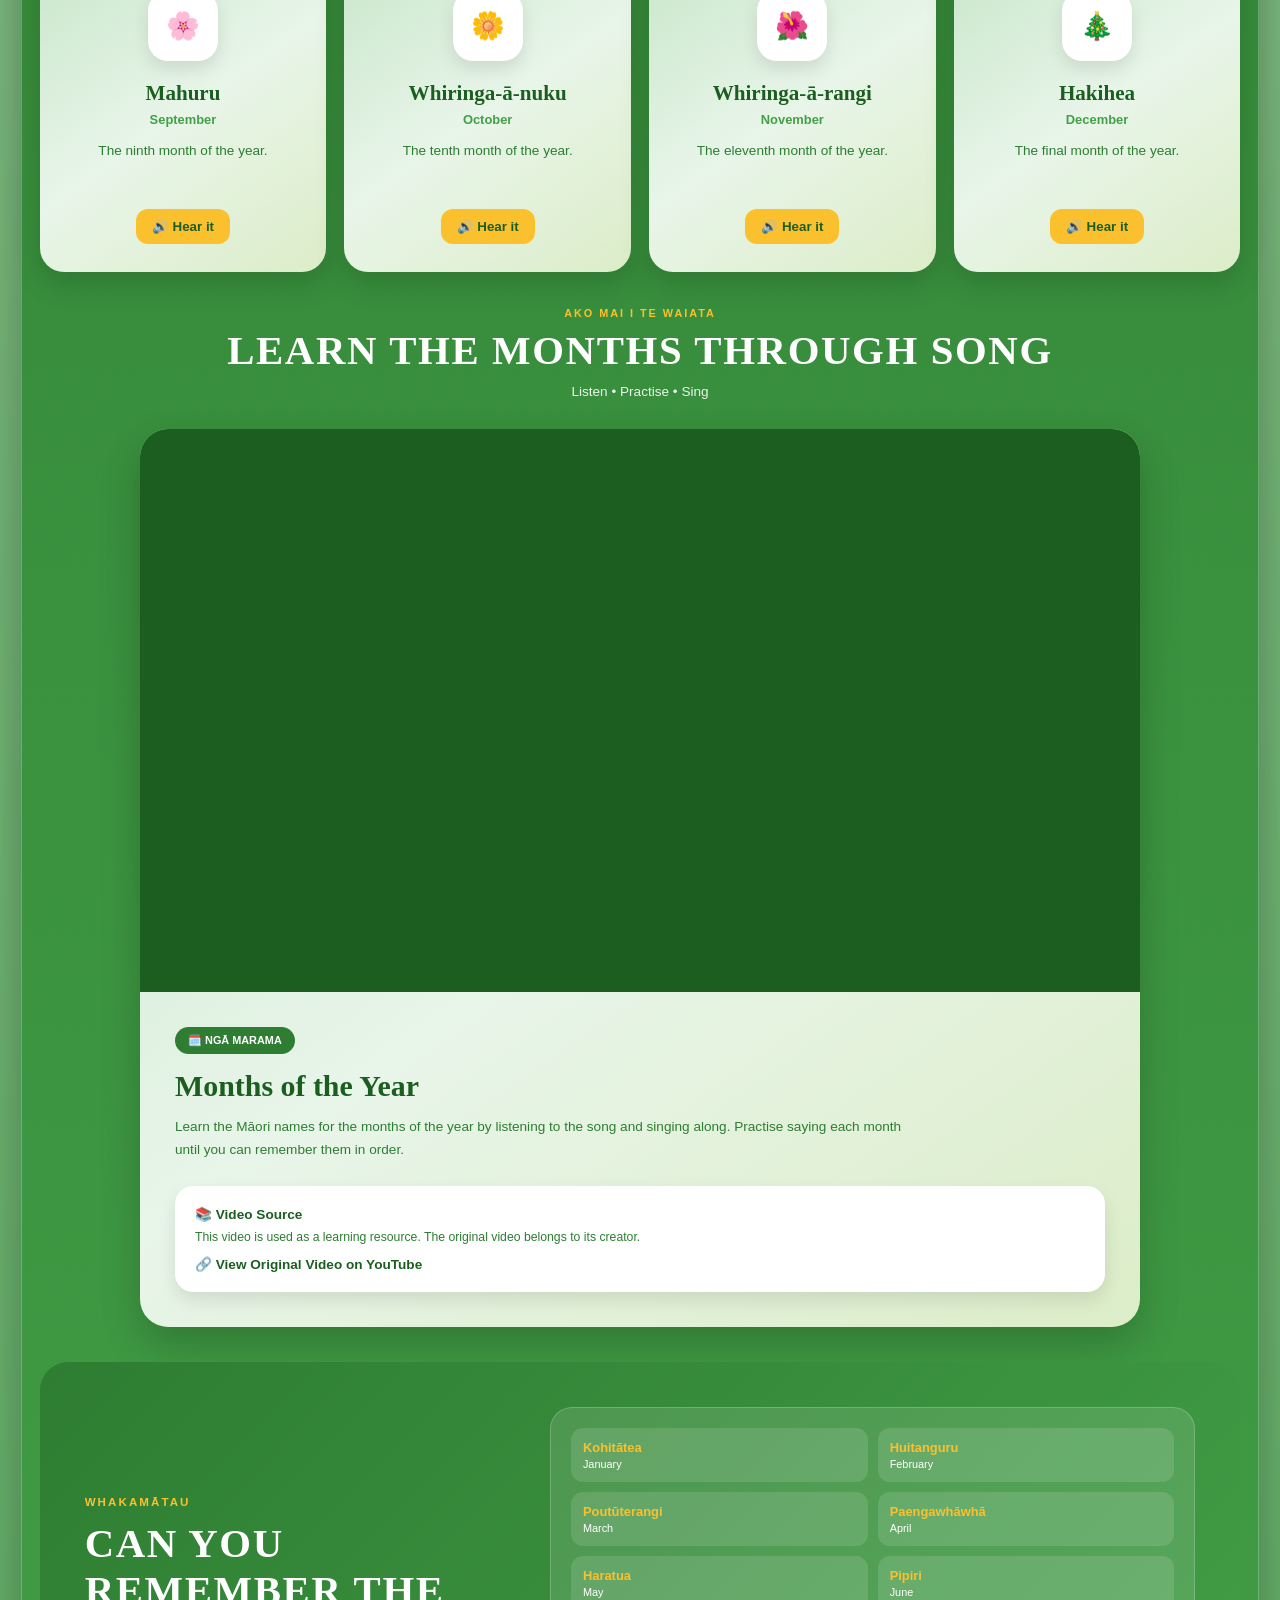
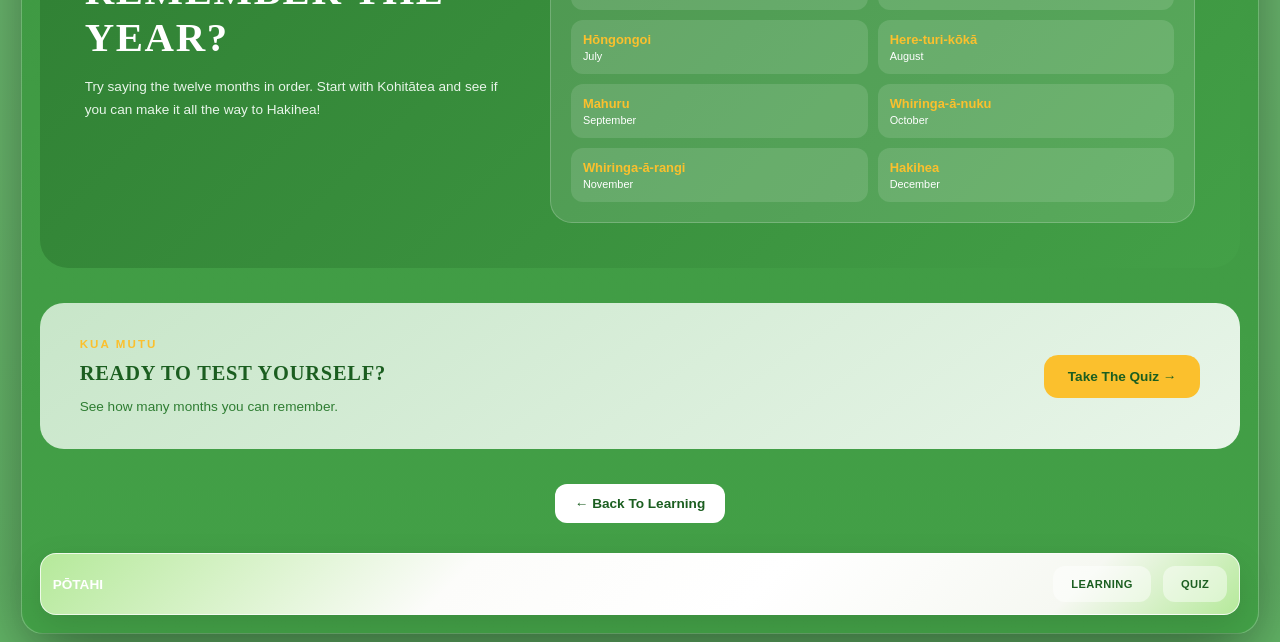
<file: months.html>
<!DOCTYPE html>
<html lang="en-NZ">

<head>
  <meta charset="UTF-8" />
  <meta name="viewport" content="width=device-width, initial-scale=1.0" />

  <title>Months | Pōtahi</title>

  <link rel="stylesheet" href="style.css" />
</head>

<body>

  <main class="site-shell">

    <!-- Navigation -->
    <nav class="top-nav" aria-label="Main navigation">
	  <a href="#"><img src="graphics/website_logo.png" alt="Pōtahi website logo"></a>
      <a href="index.html">Home</a>
      <a href="learning.html">Learning</a>
      <a href="Quiz.html">Quiz</a>
      <a class="nav-pill" href="#korero">Kōrero</a>
    </nav>


    <!-- Lesson Hero -->
    <section class="lesson-hero">

      <div>

        <p class="learning-eyebrow">
          AKO 04 • LESSON FOUR
        </p>

        <h1>
          Months
        </h1>

        <h2>
          Ngā Marama
        </h2>

        <p>
          Learn the Māori names for the twelve months
          of the year.
        </p>

      </div>

      <div class="lesson-icon">
        🗓️
      </div>

    </section>


    <!-- Introduction -->
    <section class="lesson-intro">

      <div class="section-heading">

        <p>NGĀ MARAMA</p>

        <h2>Learn The Months</h2>

      </div>

      <p>
        The word <strong>marama</strong> can mean moon or month.
        Learn each month in Te Reo Māori and practise
        connecting the words with the time of year.
      </p>

    </section>


    <!-- Months -->
    <section class="months-section">

      <div class="section-heading">

        <p>NGĀ MARAMA O TE TAU</p>

        <h2>The Twelve Months</h2>

        <span>
          Learn each month in Te Reo Māori.
        </span>

      </div>


      <div class="months-grid">


        <!-- January -->
        <article class="month-card">

          <span class="month-number">
            01
          </span>

          <div class="month-icon">
            ☀️
          </div>

          <h3>
            Kohitātea
          </h3>

          <h4>
            January
          </h4>

          <p>
            The first month of the year.
          </p>

          <button class="pronounce-btn" type="button">
            🔊 Hear it
          </button>

        </article>


        <!-- February -->
        <article class="month-card">

          <span class="month-number">
            02
          </span>

          <div class="month-icon">
            🌞
          </div>

          <h3>
            Huitanguru
          </h3>

          <h4>
            February
          </h4>

          <p>
            The second month of the year.
          </p>

          <button class="pronounce-btn" type="button">
            🔊 Hear it
          </button>

        </article>


        <!-- March -->
        <article class="month-card">

          <span class="month-number">
            03
          </span>

          <div class="month-icon">
            🍂
          </div>

          <h3>
            Poutūterangi
          </h3>

          <h4>
            March
          </h4>

          <p>
            The third month of the year.
          </p>

          <button class="pronounce-btn" type="button">
            🔊 Hear it
          </button>

        </article>


        <!-- April -->
        <article class="month-card">

          <span class="month-number">
            04
          </span>

          <div class="month-icon">
            🍁
          </div>

          <h3>
            Paengawhāwhā
          </h3>

          <h4>
            April
          </h4>

          <p>
            The fourth month of the year.
          </p>

          <button class="pronounce-btn" type="button">
            🔊 Hear it
          </button>

        </article>


        <!-- May -->
        <article class="month-card">

          <span class="month-number">
            05
          </span>

          <div class="month-icon">
            🌿
          </div>

          <h3>
            Haratua
          </h3>

          <h4>
            May
          </h4>

          <p>
            The fifth month of the year.
          </p>

          <button class="pronounce-btn" type="button">
            🔊 Hear it
          </button>

        </article>


        <!-- June -->
        <article class="month-card">

          <span class="month-number">
            06
          </span>

          <div class="month-icon">
            ❄️
          </div>

          <h3>
            Pipiri
          </h3>

          <h4>
            June
          </h4>

          <p>
            The sixth month of the year.
          </p>

          <button class="pronounce-btn" type="button">
            🔊 Hear it
          </button>

        </article>


        <!-- July -->
        <article class="month-card">

          <span class="month-number">
            07
          </span>

          <div class="month-icon">
            🌧️
          </div>

          <h3>
            Hōngongoi
          </h3>

          <h4>
            July
          </h4>

          <p>
            The seventh month of the year.
          </p>

          <button class="pronounce-btn" type="button">
            🔊 Hear it
          </button>

        </article>


        <!-- August -->
        <article class="month-card">

          <span class="month-number">
            08
          </span>

          <div class="month-icon">
            🌱
          </div>

          <h3>
            Here-turi-kōkā
          </h3>

          <h4>
            August
          </h4>

          <p>
            The eighth month of the year.
          </p>

          <button class="pronounce-btn" type="button">
            🔊 Hear it
          </button>

        </article>


        <!-- September -->
        <article class="month-card">

          <span class="month-number">
            09
          </span>

          <div class="month-icon">
            🌸
          </div>

          <h3>
            Mahuru
          </h3>

          <h4>
            September
          </h4>

          <p>
            The ninth month of the year.
          </p>

          <button class="pronounce-btn" type="button">
            🔊 Hear it
          </button>

        </article>


        <!-- October -->
        <article class="month-card">

          <span class="month-number">
            10
          </span>

          <div class="month-icon">
            🌼
          </div>

          <h3>
            Whiringa-ā-nuku
          </h3>

          <h4>
            October
          </h4>

          <p>
            The tenth month of the year.
          </p>

          <button class="pronounce-btn" type="button">
            🔊 Hear it
          </button>

        </article>


        <!-- November -->
        <article class="month-card">

          <span class="month-number">
            11
          </span>

          <div class="month-icon">
            🌺
          </div>

          <h3>
            Whiringa-ā-rangi
          </h3>

          <h4>
            November
          </h4>

          <p>
            The eleventh month of the year.
          </p>

          <button class="pronounce-btn" type="button">
            🔊 Hear it
          </button>

        </article>


        <!-- December -->
        <article class="month-card">

          <span class="month-number">
            12
          </span>

          <div class="month-icon">
            🎄
          </div>

          <h3>
            Hakihea
          </h3>

          <h4>
            December
          </h4>

          <p>
            The final month of the year.
          </p>

          <button class="pronounce-btn" type="button">
            🔊 Hear it
          </button>

        </article>

      </div>

    </section>

<!-- ==========================================
     MONTHS VIDEO
     ========================================== -->

<section class="video-page-section">

  <div class="video-page-heading">

    <p>
      AKO MAI I TE WAIATA
    </p>

    <h2>
      Learn The Months Through Song
    </h2>

    <span>
      Listen • Practise • Sing
    </span>

  </div>


  <!-- Months of the Year Song -->
  <article class="video-card">

    <div class="video-container">

      <iframe
        src="https://www.youtube.com/embed/0sxXj-fElUc"
        title="Te Reo Māori Months of the Year Song"
        allow="accelerometer; autoplay; clipboard-write; encrypted-media; gyroscope; picture-in-picture; web-share"
        allowfullscreen>
      </iframe>

    </div>


    <div class="video-content">

      <span class="video-label">
        🗓️ NGĀ MARAMA
      </span>

      <h3>
        Months of the Year
      </h3>

      <p>
        Learn the Māori names for the months of the year
        by listening to the song and singing along.
        Practise saying each month until you can remember
        them in order.
      </p>


      <div class="video-source-box">

        <strong>
          📚 Video Source
        </strong>

        <p>
          This video is used as a learning resource.
          The original video belongs to its creator.
        </p>

        <a
          href="https://youtu.be/0sxXj-fElUc?si=gS_cniVvLHw7evcl"
          target="_blank"
          rel="noopener noreferrer">

          🔗 View Original Video on YouTube

        </a>

      </div>

    </div>

  </article>

</section>

    <!-- Year Practice -->
    <section class="year-practice-section">

      <div class="year-practice-content">

        <p class="learning-eyebrow">
          WHAKAMĀTAU
        </p>

        <h2>
          Can You Remember The Year?
        </h2>

        <p>
          Try saying the twelve months in order.
          Start with Kohitātea and see if you can
          make it all the way to Hakihea!
        </p>

      </div>


      <div class="year-display">

        <div>
          <strong>Kohitātea</strong>
          <span>January</span>
        </div>

        <div>
          <strong>Huitanguru</strong>
          <span>February</span>
        </div>

        <div>
          <strong>Poutūterangi</strong>
          <span>March</span>
        </div>

        <div>
          <strong>Paengawhāwhā</strong>
          <span>April</span>
        </div>

        <div>
          <strong>Haratua</strong>
          <span>May</span>
        </div>

        <div>
          <strong>Pipiri</strong>
          <span>June</span>
        </div>

        <div>
          <strong>Hōngongoi</strong>
          <span>July</span>
        </div>

        <div>
          <strong>Here-turi-kōkā</strong>
          <span>August</span>
        </div>

        <div>
          <strong>Mahuru</strong>
          <span>September</span>
        </div>

        <div>
          <strong>Whiringa-ā-nuku</strong>
          <span>October</span>
        </div>

        <div>
          <strong>Whiringa-ā-rangi</strong>
          <span>November</span>
        </div>

        <div>
          <strong>Hakihea</strong>
          <span>December</span>
        </div>

      </div>

    </section>


    <!-- Quiz -->
    <section class="practice-section">

      <div>

        <p class="learning-eyebrow">
          KUA MUTU
        </p>

        <h2>
          Ready To Test Yourself?
        </h2>

        <p>
          See how many months you can remember.
        </p>

      </div>

      <a href="Quiz.html" class="learning-start-btn">
        Take The Quiz →
      </a>

    </section>


    <!-- Back -->
    <div class="lesson-back">

      <a href="learning.html">
        ← Back To Learning
      </a>

    </div>


    <!-- Footer -->
    <footer class="footer-nav">

      <span>Pōtahi</span>

      <a href="learning.html">
        Learning
      </a>

      <a href="Quiz.html">
        Quiz
      </a>

    </footer>

  </main>


  <script src="script.js"></script>

</body>

</html>
</file>
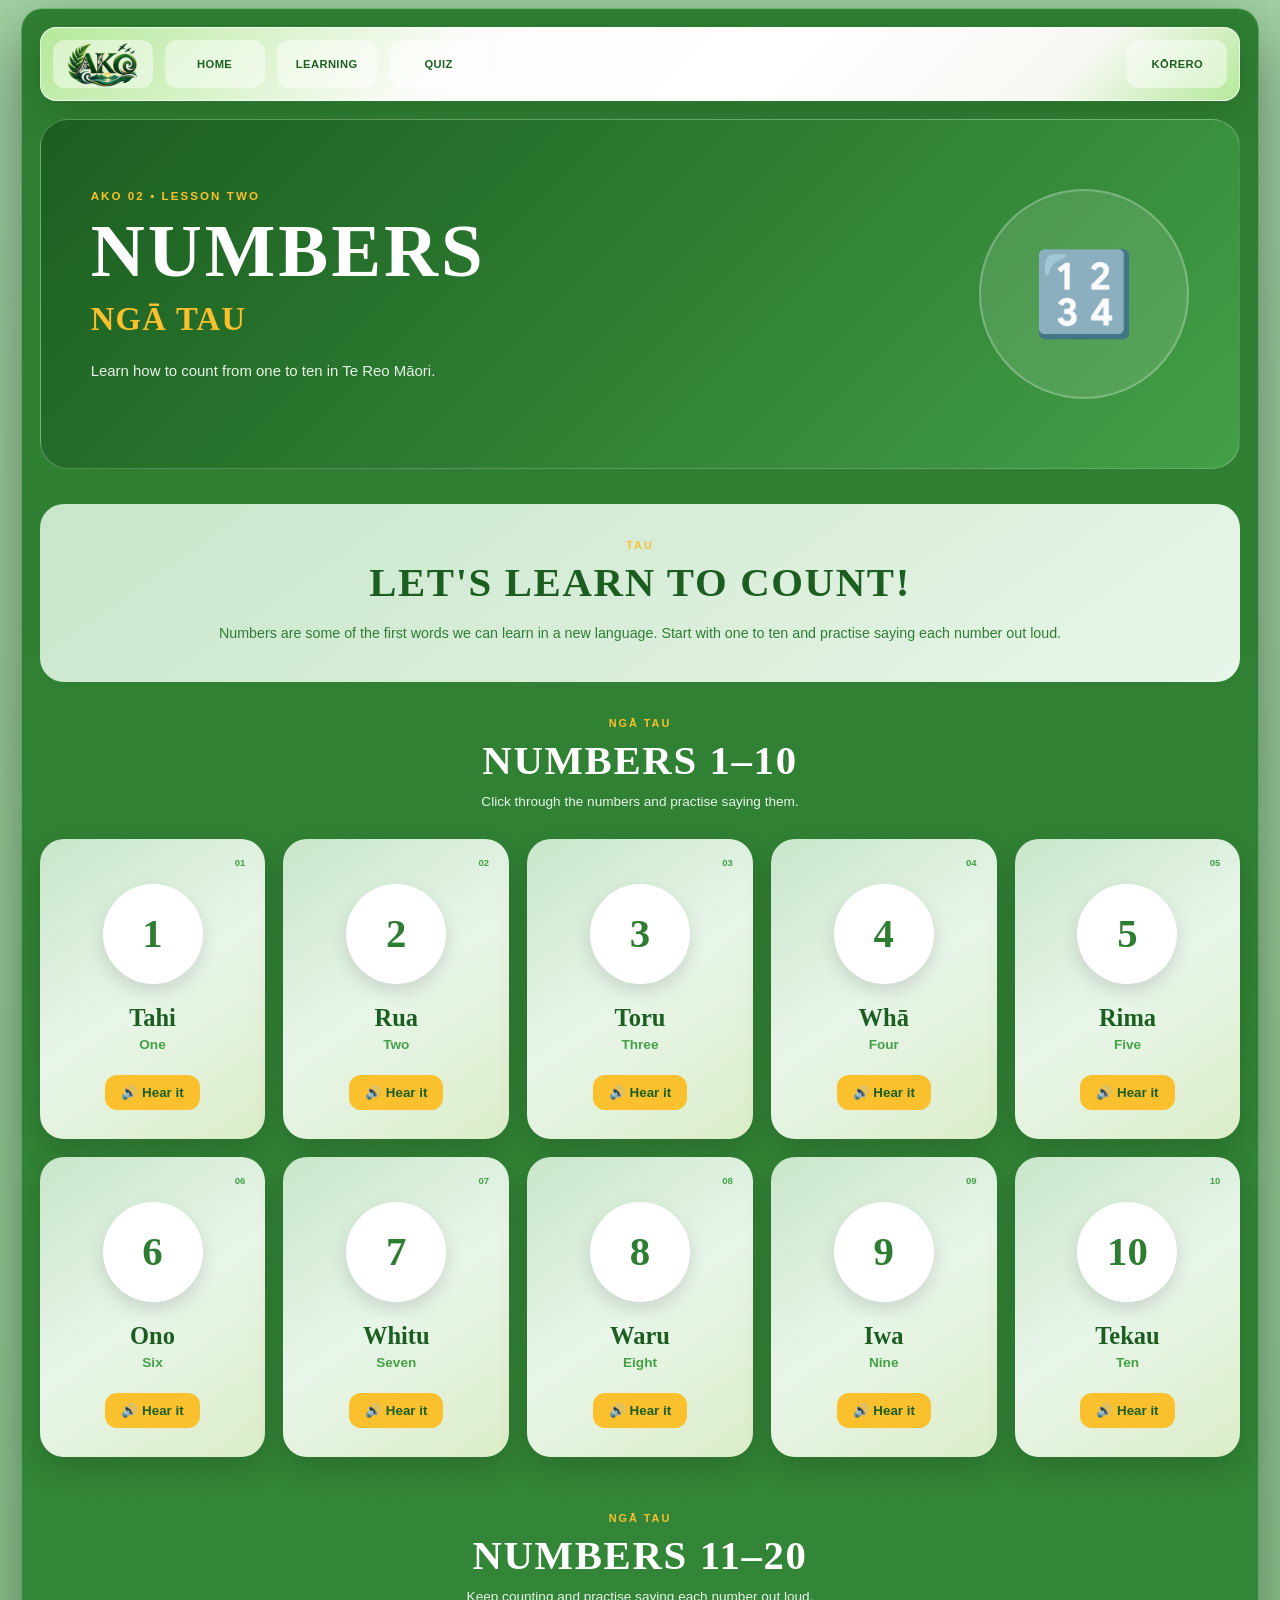
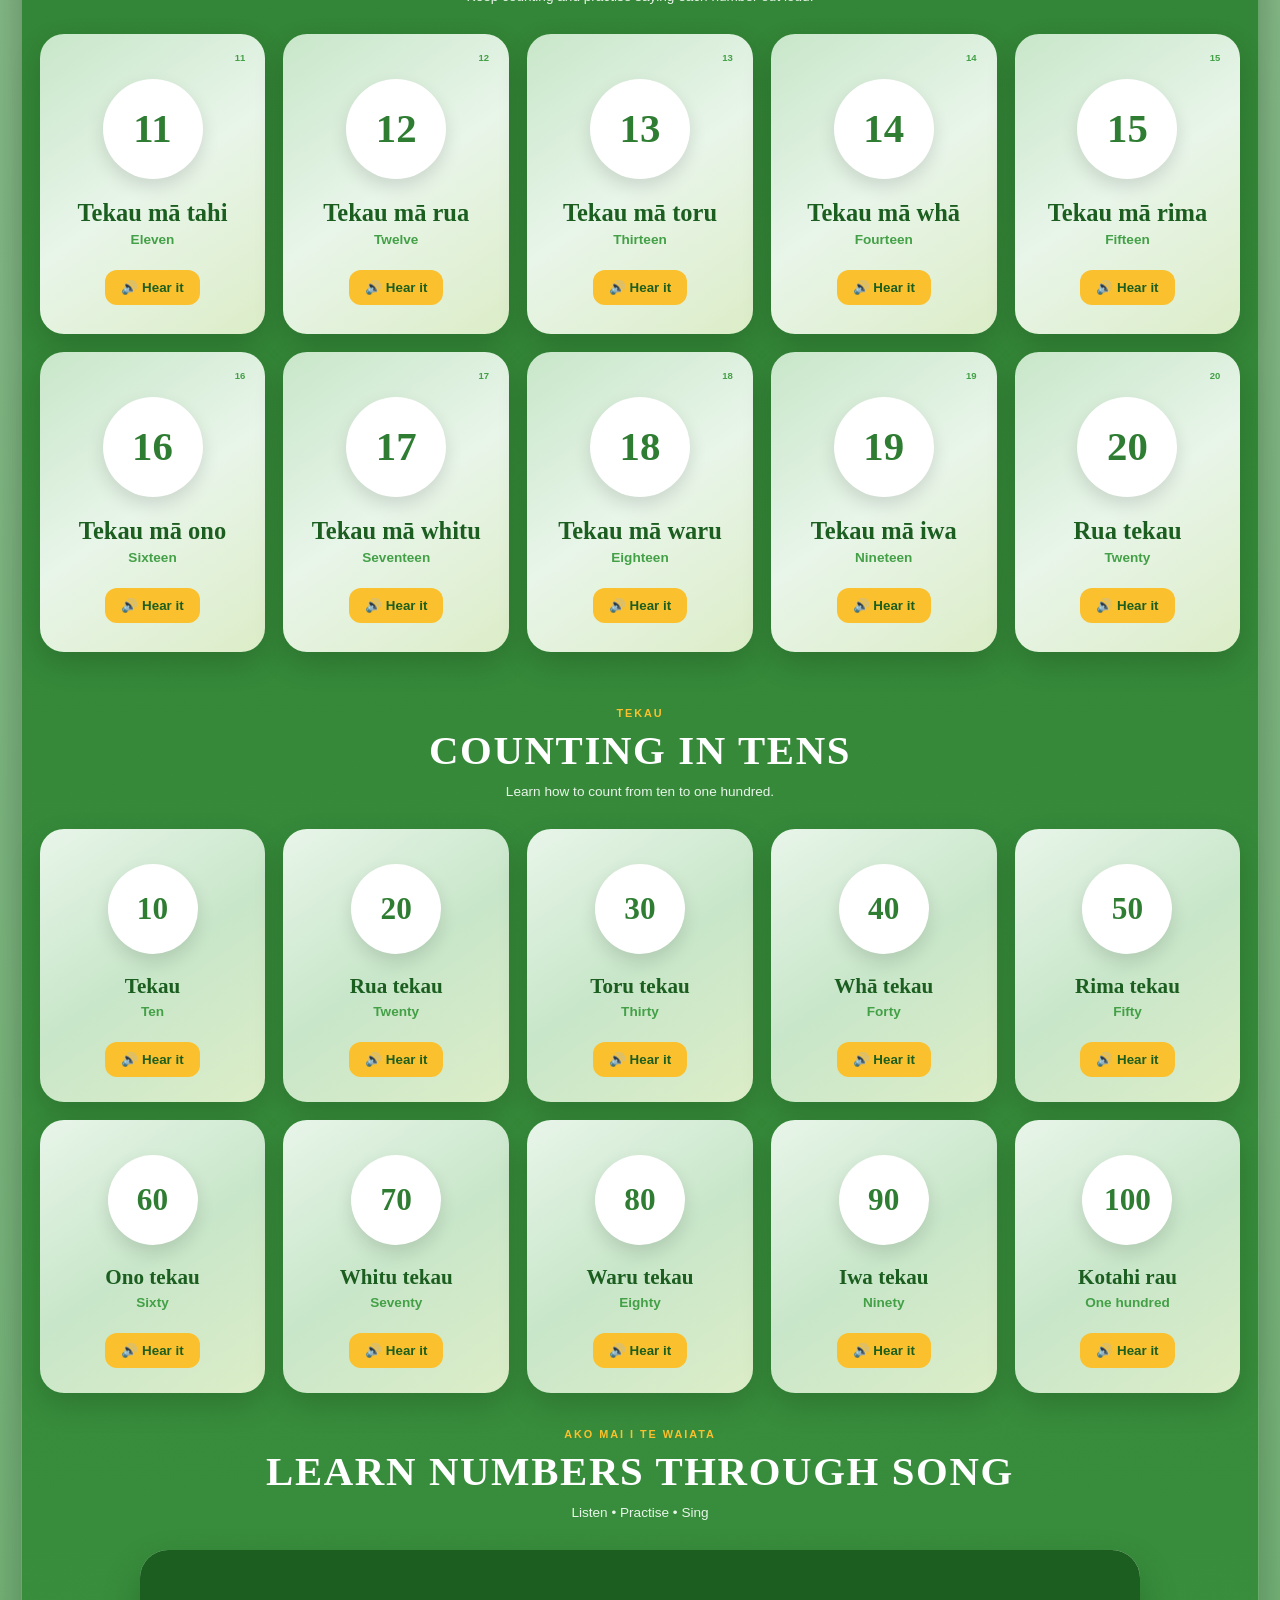
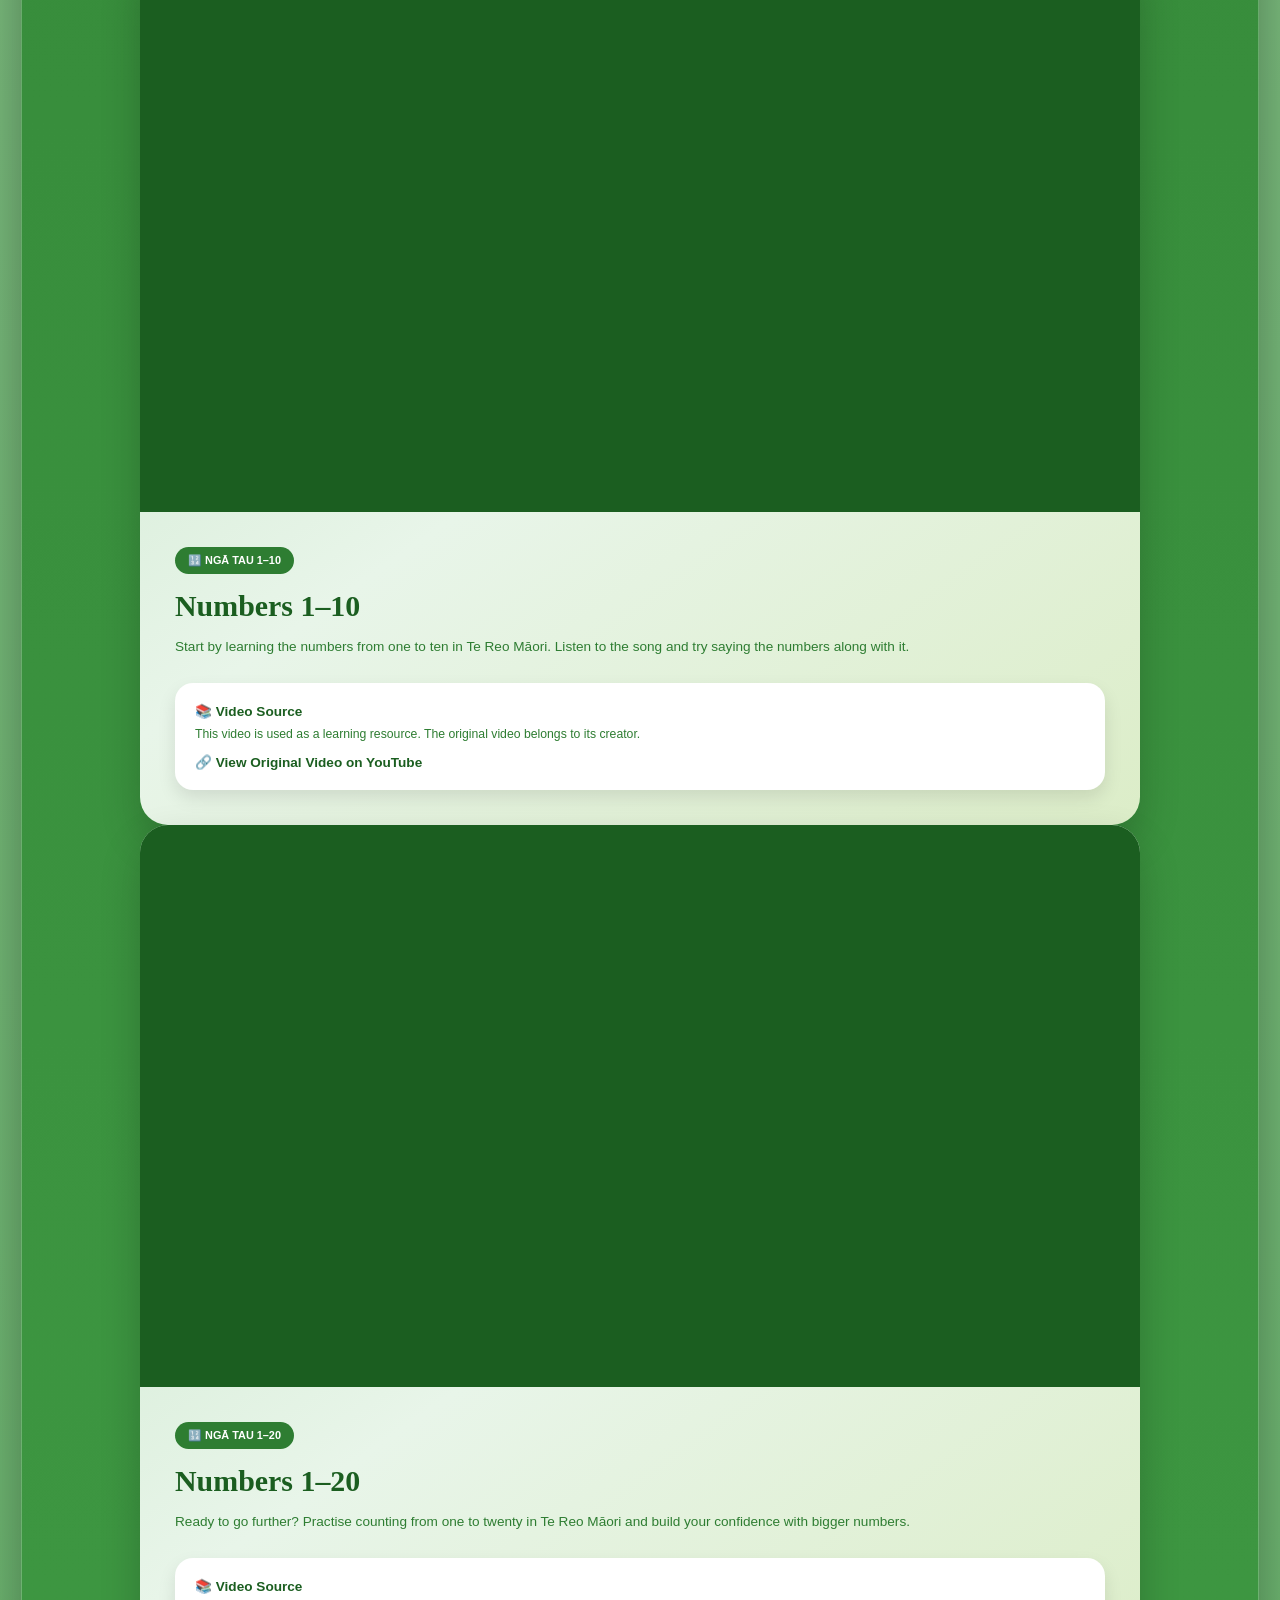
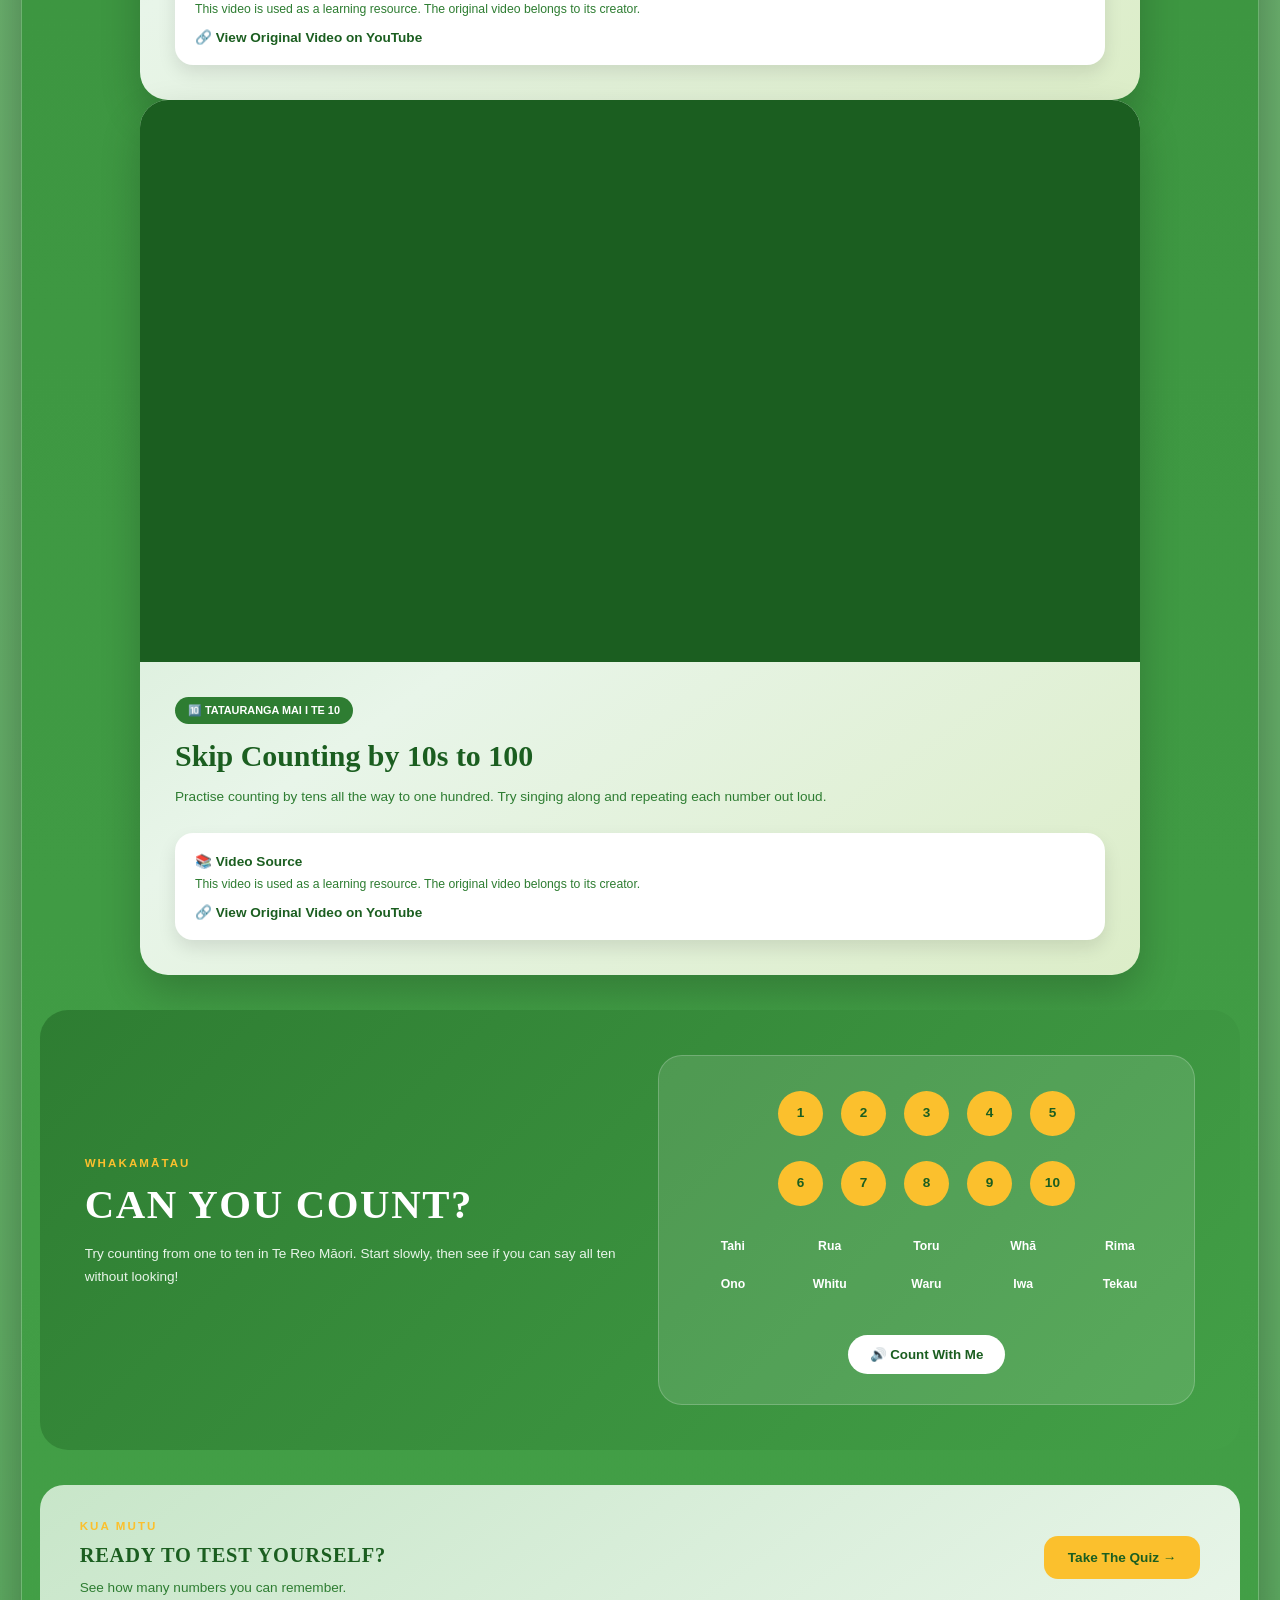
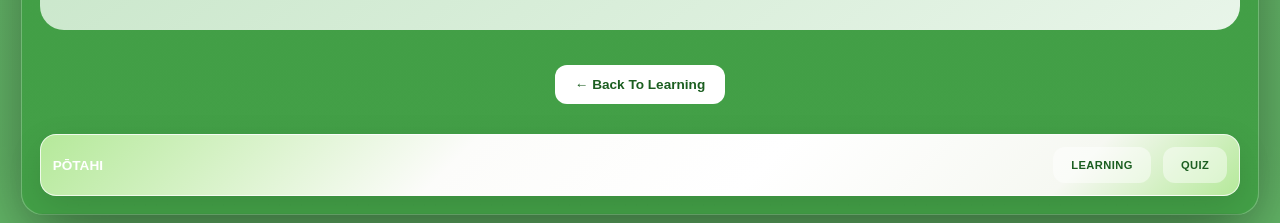
<file: numbers.html>
<!DOCTYPE html>
<html lang="en-NZ">

<head>
  <meta charset="UTF-8" />
  <meta name="viewport" content="width=device-width, initial-scale=1.0" />

  <title>Numbers | Pōtahi</title>

  <link rel="stylesheet" href="style.css" />
</head>

<body>

  <main class="site-shell">

    <!-- Navigation -->
    <nav class="top-nav" aria-label="Main navigation">
	  <a href="#"><img src="graphics/website_logo.png" alt="Pōtahi website logo"></a>
      <a href="index.html">Home</a>
      <a href="learning.html">Learning</a>
      <a href="Quiz.html">Quiz</a>
      <a class="nav-pill" href="#korero">Kōrero</a>
    </nav>



    <!-- Lesson Hero -->
    <section class="lesson-hero">

      <div>

        <p class="learning-eyebrow">
          AKO 02 • LESSON TWO
        </p>

        <h1>
          Numbers
        </h1>

        <h2>
          Ngā Tau
        </h2>

        <p>
          Learn how to count from one to ten
          in Te Reo Māori.
        </p>

      </div>

      <div class="lesson-icon">
        🔢
      </div>

    </section>


    <!-- Introduction -->
    <section class="lesson-intro">

      <div class="section-heading">

        <p>TAU</p>

        <h2>Let's Learn To Count!</h2>

      </div>

      <p>
        Numbers are some of the first words we can learn
        in a new language. Start with one to ten and
        practise saying each number out loud.
      </p>

    </section>


    <!-- Numbers -->
    <section class="numbers-section">

      <div class="section-heading">

        <p>NGĀ TAU</p>

        <h2>Numbers 1–10</h2>

        <span>
          Click through the numbers and practise saying them.
        </span>

      </div>


      <div class="numbers-grid">


        <!-- 1 -->
        <article class="number-card">

          <span class="number-count">01</span>

          <div class="big-number">
            1
          </div>

          <h3>
            Tahi
          </h3>

          <p>
            One
          </p>

          <button class="pronounce-btn" type="button">
            🔊 Hear it
          </button>

        </article>


        <!-- 2 -->
        <article class="number-card">

          <span class="number-count">02</span>

          <div class="big-number">
            2
          </div>

          <h3>
            Rua
          </h3>

          <p>
            Two
          </p>

          <button class="pronounce-btn" type="button">
            🔊 Hear it
          </button>

        </article>


        <!-- 3 -->
        <article class="number-card">

          <span class="number-count">03</span>

          <div class="big-number">
            3
          </div>

          <h3>
            Toru
          </h3>

          <p>
            Three
          </p>

          <button class="pronounce-btn" type="button">
            🔊 Hear it
          </button>

        </article>


        <!-- 4 -->
        <article class="number-card">

          <span class="number-count">04</span>

          <div class="big-number">
            4
          </div>

          <h3>
            Whā
          </h3>

          <p>
            Four
          </p>

          <button class="pronounce-btn" type="button">
            🔊 Hear it
          </button>

        </article>


        <!-- 5 -->
        <article class="number-card">

          <span class="number-count">05</span>

          <div class="big-number">
            5
          </div>

          <h3>
            Rima
          </h3>

          <p>
            Five
          </p>

          <button class="pronounce-btn" type="button">
            🔊 Hear it
          </button>

        </article>


        <!-- 6 -->
        <article class="number-card">

          <span class="number-count">06</span>

          <div class="big-number">
            6
          </div>

          <h3>
            Ono
          </h3>

          <p>
            Six
          </p>

          <button class="pronounce-btn" type="button">
            🔊 Hear it
          </button>

        </article>


        <!-- 7 -->
        <article class="number-card">

          <span class="number-count">07</span>

          <div class="big-number">
            7
          </div>

          <h3>
            Whitu
          </h3>

          <p>
            Seven
          </p>

          <button class="pronounce-btn" type="button">
            🔊 Hear it
          </button>

        </article>


        <!-- 8 -->
        <article class="number-card">

          <span class="number-count">08</span>

          <div class="big-number">
            8
          </div>

          <h3>
            Waru
          </h3>

          <p>
            Eight
          </p>

          <button class="pronounce-btn" type="button">
            🔊 Hear it
          </button>

        </article>


        <!-- 9 -->
        <article class="number-card">

          <span class="number-count">09</span>

          <div class="big-number">
            9
          </div>

          <h3>
            Iwa
          </h3>

          <p>
            Nine
          </p>

          <button class="pronounce-btn" type="button">
            🔊 Hear it
          </button>

        </article>


        <!-- 10 -->
        <article class="number-card">

          <span class="number-count">10</span>

          <div class="big-number">
            10
          </div>

          <h3>
            Tekau
          </h3>

          <p>
            Ten
          </p>

          <button class="pronounce-btn" type="button">
            🔊 Hear it
          </button>

        </article>

      </div>
      <!-- Numbers 11–20 -->

      <div class="section-heading numbers-next-heading">

        <p>NGĀ TAU</p>

        <h2>Numbers 11–20</h2>

        <span>
          Keep counting and practise saying each number out loud.
        </span>

      </div>


      <div class="numbers-grid">


        <!-- 11 -->
        <article class="number-card">

          <span class="number-count">11</span>

          <div class="big-number">
            11
          </div>

          <h3>
            Tekau mā tahi
          </h3>

          <p>
            Eleven
          </p>

          <button class="pronounce-btn" type="button">
            🔊 Hear it
          </button>

        </article>


        <!-- 12 -->
        <article class="number-card">

          <span class="number-count">12</span>

          <div class="big-number">
            12
          </div>

          <h3>
            Tekau mā rua
          </h3>

          <p>
            Twelve
          </p>

          <button class="pronounce-btn" type="button">
            🔊 Hear it
          </button>

        </article>


        <!-- 13 -->
        <article class="number-card">

          <span class="number-count">13</span>

          <div class="big-number">
            13
          </div>

          <h3>
            Tekau mā toru
          </h3>

          <p>
            Thirteen
          </p>

          <button class="pronounce-btn" type="button">
            🔊 Hear it
          </button>

        </article>


        <!-- 14 -->
        <article class="number-card">

          <span class="number-count">14</span>

          <div class="big-number">
            14
          </div>

          <h3>
            Tekau mā whā
          </h3>

          <p>
            Fourteen
          </p>

          <button class="pronounce-btn" type="button">
            🔊 Hear it
          </button>

        </article>


        <!-- 15 -->
        <article class="number-card">

          <span class="number-count">15</span>

          <div class="big-number">
            15
          </div>

          <h3>
            Tekau mā rima
          </h3>

          <p>
            Fifteen
          </p>

          <button class="pronounce-btn" type="button">
            🔊 Hear it
          </button>

        </article>


        <!-- 16 -->
        <article class="number-card">

          <span class="number-count">16</span>

          <div class="big-number">
            16
          </div>

          <h3>
            Tekau mā ono
          </h3>

          <p>
            Sixteen
          </p>

          <button class="pronounce-btn" type="button">
            🔊 Hear it
          </button>

        </article>


        <!-- 17 -->
        <article class="number-card">

          <span class="number-count">17</span>

          <div class="big-number">
            17
          </div>

          <h3>
            Tekau mā whitu
          </h3>

          <p>
            Seventeen
          </p>

          <button class="pronounce-btn" type="button">
            🔊 Hear it
          </button>

        </article>


        <!-- 18 -->
        <article class="number-card">

          <span class="number-count">18</span>

          <div class="big-number">
            18
          </div>

          <h3>
            Tekau mā waru
          </h3>

          <p>
            Eighteen
          </p>

          <button class="pronounce-btn" type="button">
            🔊 Hear it
          </button>

        </article>


        <!-- 19 -->
        <article class="number-card">

          <span class="number-count">19</span>

          <div class="big-number">
            19
          </div>

          <h3>
            Tekau mā iwa
          </h3>

          <p>
            Nineteen
          </p>

          <button class="pronounce-btn" type="button">
            🔊 Hear it
          </button>

        </article>


        <!-- 20 -->
        <article class="number-card">

          <span class="number-count">20</span>

          <div class="big-number">
            20
          </div>

          <h3>
            Rua tekau
          </h3>

          <p>
            Twenty
          </p>

          <button class="pronounce-btn" type="button">
            🔊 Hear it
          </button>

        </article>

      </div>

      </div>

      <!-- Counting In Tens -->
      <div class="section-heading numbers-next-heading">

        <p>TEKAU</p>

        <h2>Counting In Tens</h2>

        <span>
          Learn how to count from ten to one hundred.
        </span>

      </div>


      <div class="tens-grid">


        <!-- 10 -->
        <article class="ten-card">

          <div class="ten-number">
            10
          </div>

          <h3>
            Tekau
          </h3>

          <p>
            Ten
          </p>

          <button class="pronounce-btn" type="button">
            🔊 Hear it
          </button>

        </article>


        <!-- 20 -->
        <article class="ten-card">

          <div class="ten-number">
            20
          </div>

          <h3>
            Rua tekau
          </h3>

          <p>
            Twenty
          </p>

          <button class="pronounce-btn" type="button">
            🔊 Hear it
          </button>

        </article>


        <!-- 30 -->
        <article class="ten-card">

          <div class="ten-number">
            30
          </div>

          <h3>
            Toru tekau
          </h3>

          <p>
            Thirty
          </p>

          <button class="pronounce-btn" type="button">
            🔊 Hear it
          </button>

        </article>


        <!-- 40 -->
        <article class="ten-card">

          <div class="ten-number">
            40
          </div>

          <h3>
            Whā tekau
          </h3>

          <p>
            Forty
          </p>

          <button class="pronounce-btn" type="button">
            🔊 Hear it
          </button>

        </article>


        <!-- 50 -->
        <article class="ten-card">

          <div class="ten-number">
            50
          </div>

          <h3>
            Rima tekau
          </h3>

          <p>
            Fifty
          </p>

          <button class="pronounce-btn" type="button">
            🔊 Hear it
          </button>

        </article>


        <!-- 60 -->
        <article class="ten-card">

          <div class="ten-number">
            60
          </div>

          <h3>
            Ono tekau
          </h3>

          <p>
            Sixty
          </p>

          <button class="pronounce-btn" type="button">
            🔊 Hear it
          </button>

        </article>


        <!-- 70 -->
        <article class="ten-card">

          <div class="ten-number">
            70
          </div>

          <h3>
            Whitu tekau
          </h3>

          <p>
            Seventy
          </p>

          <button class="pronounce-btn" type="button">
            🔊 Hear it
          </button>

        </article>


        <!-- 80 -->
        <article class="ten-card">

          <div class="ten-number">
            80
          </div>

          <h3>
            Waru tekau
          </h3>

          <p>
            Eighty
          </p>

          <button class="pronounce-btn" type="button">
            🔊 Hear it
          </button>

        </article>


        <!-- 90 -->
        <article class="ten-card">

          <div class="ten-number">
            90
          </div>

          <h3>
            Iwa tekau
          </h3>

          <p>
            Ninety
          </p>

          <button class="pronounce-btn" type="button">
            🔊 Hear it
          </button>

        </article>


        <!-- 100 -->
        <article class="ten-card">

          <div class="ten-number">
            100
          </div>

          <h3>
            Kotahi rau
          </h3>

          <p>
            One hundred
          </p>

          <button class="pronounce-btn" type="button">
            🔊 Hear it
          </button>

        </article>


      </div>

    </section>

    <!-- ==========================================
        NUMBERS VIDEOS
        ========================================== -->

    <section class="video-page-section">

      <div class="video-page-heading">

        <p>
          AKO MAI I TE WAIATA
        </p>

        <h2>
          Learn Numbers Through Song
        </h2>

        <span>
          Listen • Practise • Sing
        </span>

      </div>


      <!-- Numbers 1–10 -->
      <article class="video-card">

        <div class="video-container">

          <iframe
            src="https://www.youtube.com/embed/MbN2xAkpdsw"
            title="Te Reo Māori Numbers 1 to 10 Song"
            allow="accelerometer; autoplay; clipboard-write; encrypted-media; gyroscope; picture-in-picture; web-share"
            allowfullscreen>
          </iframe>

        </div>


        <div class="video-content">

          <span class="video-label">
            🔢 NGĀ TAU 1–10
          </span>

          <h3>
            Numbers 1–10
          </h3>

          <p>
            Start by learning the numbers from one to ten
            in Te Reo Māori. Listen to the song and try
            saying the numbers along with it.
          </p>


          <div class="video-source-box">

            <strong>
              📚 Video Source
            </strong>

            <p>
              This video is used as a learning resource.
              The original video belongs to its creator.
            </p>

            <a
              href="https://youtu.be/MbN2xAkpdsw?si=9RohFCPje82epH9t"
              target="_blank"
              rel="noopener noreferrer">

              🔗 View Original Video on YouTube

            </a>

          </div>

        </div>

      </article>


      <!-- Numbers 1–20 -->
      <article class="video-card">

        <div class="video-container">

          <iframe
            src="https://www.youtube.com/embed/fg0TLtDXL9I"
            title="Te Reo Māori Numbers 1 to 20 Song"
            allow="accelerometer; autoplay; clipboard-write; encrypted-media; gyroscope; picture-in-picture; web-share"
            allowfullscreen>
          </iframe>

        </div>


        <div class="video-content">

          <span class="video-label">
            🔢 NGĀ TAU 1–20
          </span>

          <h3>
            Numbers 1–20
          </h3>

          <p>
            Ready to go further? Practise counting from
            one to twenty in Te Reo Māori and build your
            confidence with bigger numbers.
          </p>


          <div class="video-source-box">

            <strong>
              📚 Video Source
            </strong>

            <p>
              This video is used as a learning resource.
              The original video belongs to its creator.
            </p>

            <a
              href="https://youtu.be/fg0TLtDXL9I?si=R_joEe0D_7IxAhvP"
              target="_blank"
              rel="noopener noreferrer">

              🔗 View Original Video on YouTube

            </a>

          </div>

        </div>

      </article>


      <!-- Skip Counting -->
      <article class="video-card">

        <div class="video-container">

          <iframe
            src="https://www.youtube.com/embed/FZ69kdESAVY"
            title="Te Reo Māori Skip Counting by 10s to 100 Song"
            allow="accelerometer; autoplay; clipboard-write; encrypted-media; gyroscope; picture-in-picture; web-share"
            allowfullscreen>
          </iframe>

        </div>


        <div class="video-content">

          <span class="video-label">
            🔟 TATAURANGA MAI I TE 10
          </span>

          <h3>
            Skip Counting by 10s to 100
          </h3>

          <p>
            Practise counting by tens all the way to one
            hundred. Try singing along and repeating each
            number out loud.
          </p>


          <div class="video-source-box">

            <strong>
              📚 Video Source
            </strong>

            <p>
              This video is used as a learning resource.
              The original video belongs to its creator.
            </p>

            <a
              href="https://youtu.be/FZ69kdESAVY?si=K62Yq1e2os5TF4pb"
              target="_blank"
              rel="noopener noreferrer">

              🔗 View Original Video on YouTube

            </a>

          </div>

        </div>

      </article>

    </section>
    
    <!-- Counting Practice -->
    <section class="counting-section">

      <div class="counting-content">

        <p class="learning-eyebrow">
          WHAKAMĀTAU
        </p>

        <h2>
          Can You Count?
        </h2>

        <p>
          Try counting from one to ten in Te Reo Māori.
          Start slowly, then see if you can say all ten
          without looking!
        </p>

      </div>


      <div class="counting-display">

        <div class="counting-row">

          <span>1</span>
          <span>2</span>
          <span>3</span>
          <span>4</span>
          <span>5</span>

        </div>


        <div class="counting-row">

          <span>6</span>
          <span>7</span>
          <span>8</span>
          <span>9</span>
          <span>10</span>

        </div>


        <div class="counting-words">

          <p>Tahi</p>
          <p>Rua</p>
          <p>Toru</p>
          <p>Whā</p>
          <p>Rima</p>

          <p>Ono</p>
          <p>Whitu</p>
          <p>Waru</p>
          <p>Iwa</p>
          <p>Tekau</p>

        </div>


        <button
          class="counting-btn"
          type="button"
          onclick="startCounting()">

          🔊 Count With Me

        </button>

      </div>

    </section>


    <!-- Quiz -->
    <section class="practice-section">

      <div>

        <p class="learning-eyebrow">
          KUA MUTU
        </p>

        <h2>
          Ready To Test Yourself?
        </h2>

        <p>
          See how many numbers you can remember.
        </p>

      </div>

      <a href="Quiz.html" class="learning-start-btn">
        Take The Quiz →
      </a>

    </section>


    <!-- Back -->
    <div class="lesson-back">

      <a href="learning.html">
        ← Back To Learning
      </a>

    </div>


    <!-- Footer -->
    <footer class="footer-nav">

      <span>Pōtahi</span>

      <a href="learning.html">
        Learning
      </a>

      <a href="Quiz.html">
        Quiz
      </a>

    </footer>

  </main>


  <script src="script.js"></script>

</body>

</html>
</file>
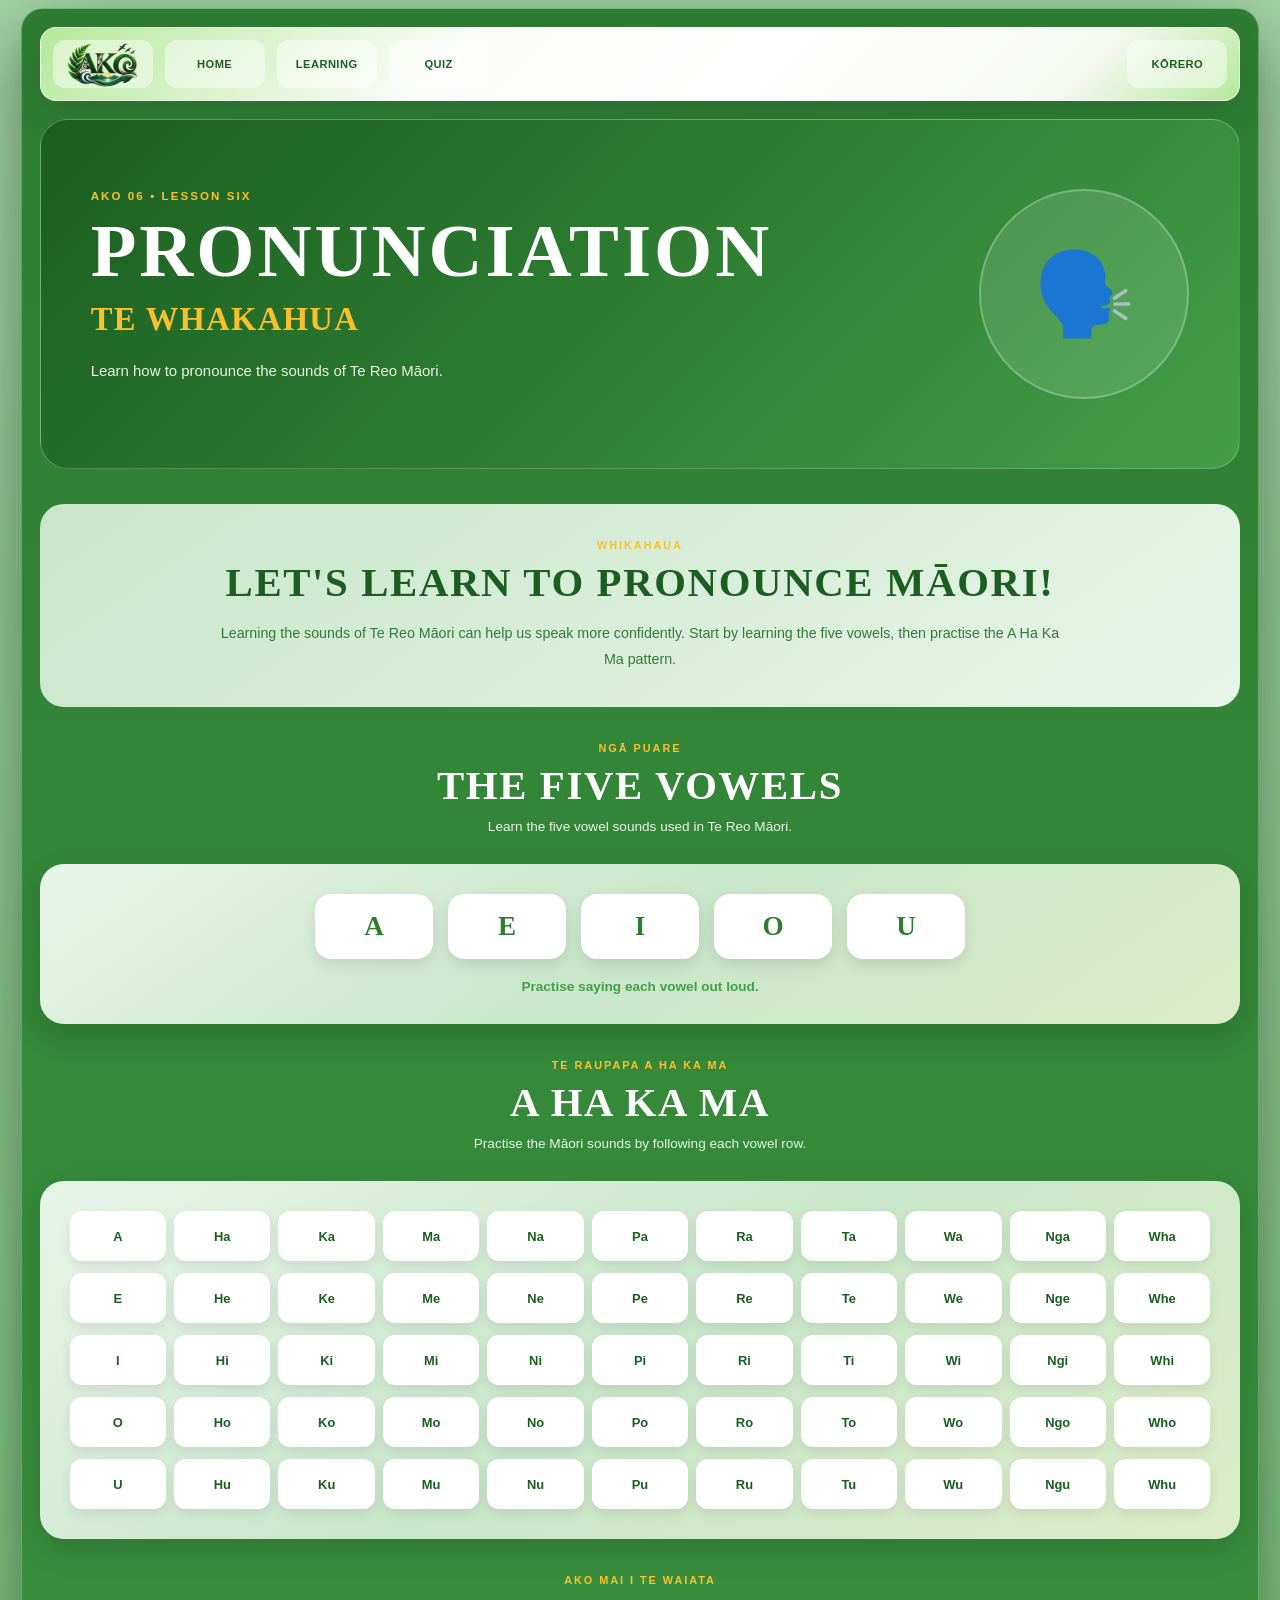
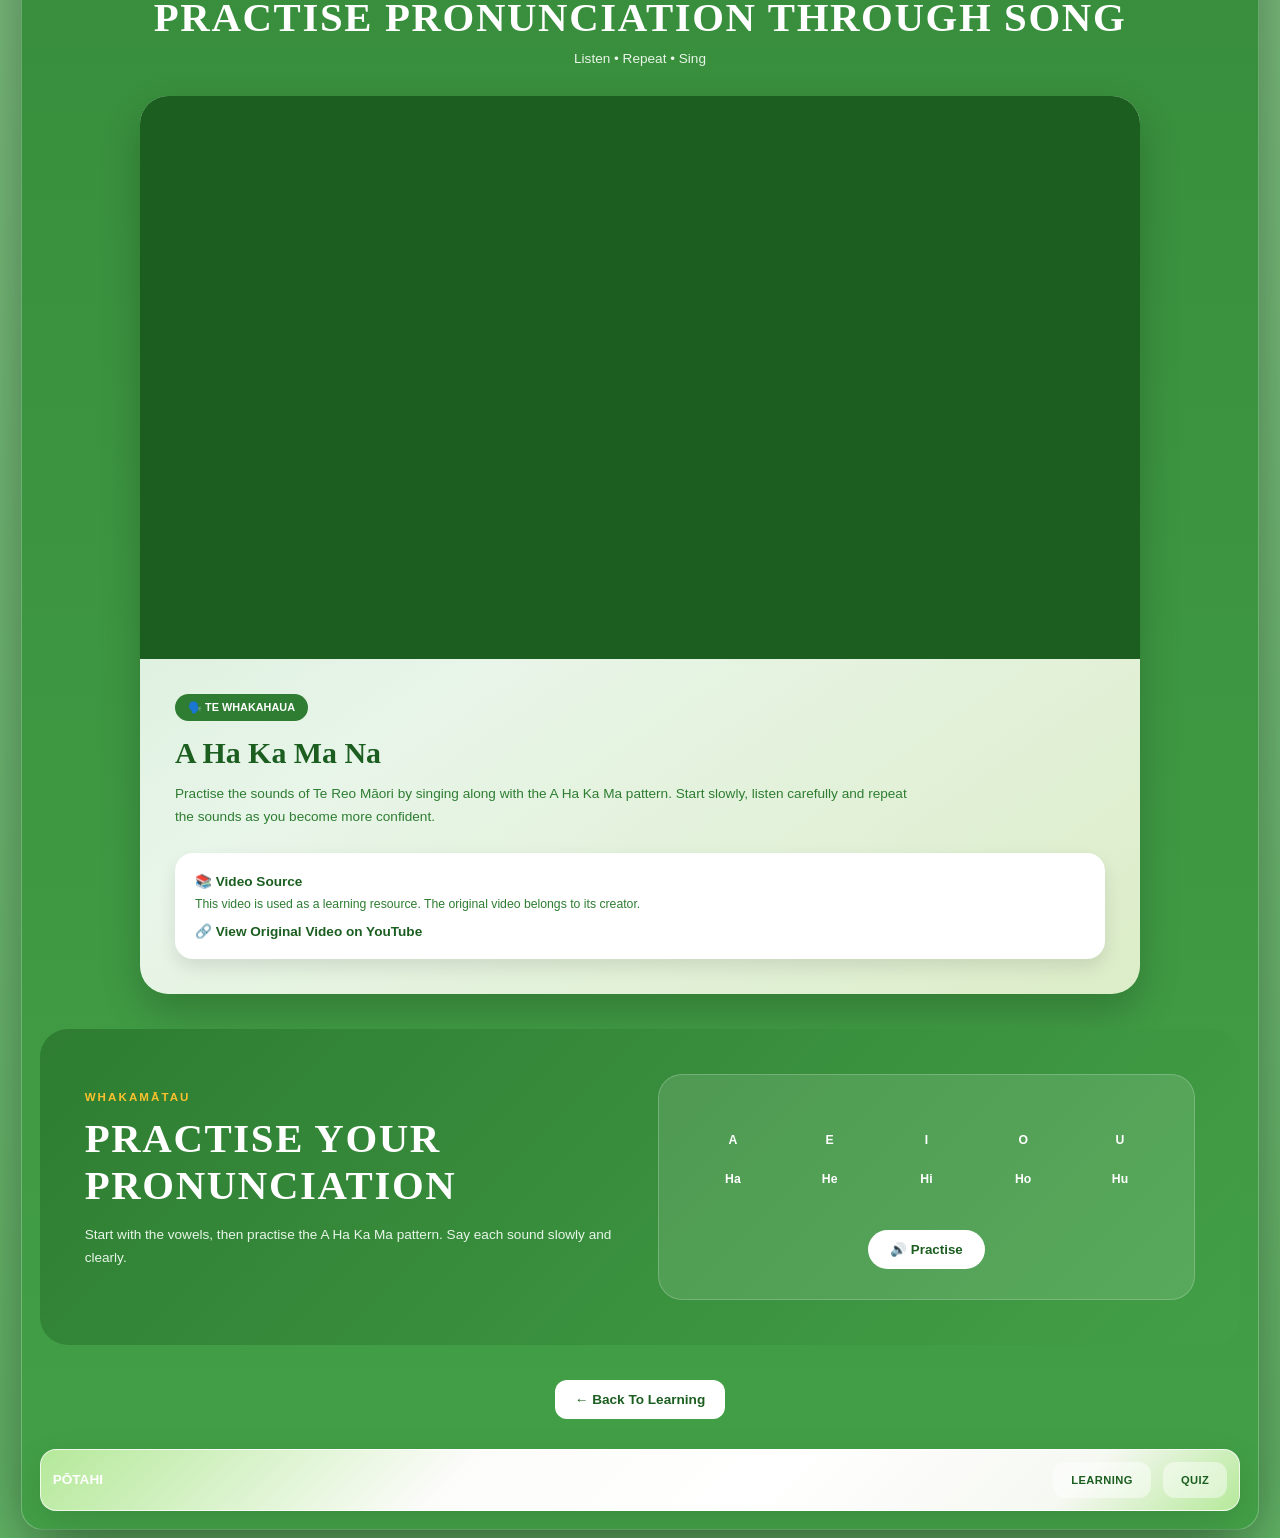
<file: pronunciation.html>
<!DOCTYPE html>
<html lang="en-NZ">

<head>
  <meta charset="UTF-8" />
  <meta name="viewport" content="width=device-width, initial-scale=1.0" />

  <title>Pronunciation | Pōtahi</title>

  <link rel="stylesheet" href="style.css" />
</head>

<body>

  <main class="site-shell">

    <!-- Navigation -->
    <nav class="top-nav" aria-label="Main navigation">
	  <a href="#"><img src="graphics/website_logo.png" alt="Pōtahi website logo"></a>
      <a href="index.html">Home</a>
      <a href="learning.html">Learning</a>
      <a href="Quiz.html">Quiz</a>
      <a class="nav-pill" href="#korero">Kōrero</a>
    </nav>



    <!-- Lesson Hero -->

    <section class="lesson-hero">

      <div>

        <p class="learning-eyebrow">
          AKO 06 • LESSON SIX
        </p>

        <h1>
          Pronunciation
        </h1>

        <h2>
          Te Whakahua
        </h2>

        <p>
          Learn how to pronounce the sounds of
          Te Reo Māori.
        </p>

      </div>


      <div class="lesson-icon">
        🗣️
      </div>

    </section>


    <!-- Introduction -->

    <section class="lesson-intro">

      <div class="section-heading">

        <p>WHIKAHAUA</p>

        <h2>
          Let's Learn To Pronounce Māori!
        </h2>

      </div>

      <p>
        Learning the sounds of Te Reo Māori can help
        us speak more confidently. Start by learning
        the five vowels, then practise the A Ha Ka Ma
        pattern.
      </p>

    </section>


    <!-- Vowels -->

    <section class="pronunciation-section">

      <div class="section-heading">

        <p>NGĀ PUARE</p>

        <h2>
          The Five Vowels
        </h2>

        <span>
          Learn the five vowel sounds used in Te Reo Māori.
        </span>

      </div>


      <div class="pronunciation-card">

        <div class="vowel-row">

          <span>A</span>

          <span>E</span>

          <span>I</span>

          <span>O</span>

          <span>U</span>

        </div>


        <p>
          Practise saying each vowel out loud.
        </p>

      </div>

    </section>


    <!-- A Ha Ka Ma -->

    <section class="pronunciation-section">

      <div class="section-heading">

        <p>TE RAUPAPA A HA KA MA</p>

        <h2>
          A Ha Ka Ma
        </h2>

        <span>
          Practise the Māori sounds by following each vowel row.
        </span>

      </div>


      <div class="pronunciation-card">


        <!-- A -->

        <div class="haka-row">

          <span>A</span>
          <span>Ha</span>
          <span>Ka</span>
          <span>Ma</span>
          <span>Na</span>
          <span>Pa</span>
          <span>Ra</span>
          <span>Ta</span>
          <span>Wa</span>
          <span>Nga</span>
          <span>Wha</span>

        </div>


        <!-- E -->

        <div class="haka-row">

          <span>E</span>
          <span>He</span>
          <span>Ke</span>
          <span>Me</span>
          <span>Ne</span>
          <span>Pe</span>
          <span>Re</span>
          <span>Te</span>
          <span>We</span>
          <span>Nge</span>
          <span>Whe</span>

        </div>


        <!-- I -->

        <div class="haka-row">

          <span>I</span>
          <span>Hi</span>
          <span>Ki</span>
          <span>Mi</span>
          <span>Ni</span>
          <span>Pi</span>
          <span>Ri</span>
          <span>Ti</span>
          <span>Wi</span>
          <span>Ngi</span>
          <span>Whi</span>

        </div>


        <!-- O -->

        <div class="haka-row">

          <span>O</span>
          <span>Ho</span>
          <span>Ko</span>
          <span>Mo</span>
          <span>No</span>
          <span>Po</span>
          <span>Ro</span>
          <span>To</span>
          <span>Wo</span>
          <span>Ngo</span>
          <span>Who</span>

        </div>


        <!-- U -->

        <div class="haka-row">

          <span>U</span>
          <span>Hu</span>
          <span>Ku</span>
          <span>Mu</span>
          <span>Nu</span>
          <span>Pu</span>
          <span>Ru</span>
          <span>Tu</span>
          <span>Wu</span>
          <span>Ngu</span>
          <span>Whu</span>

        </div>


      </div>

    </section>

        <!-- ==========================================
        PRONUNCIATION VIDEO
        ========================================== -->

    <section class="video-page-section">

      <div class="video-page-heading">

        <p>
          AKO MAI I TE WAIATA
        </p>

        <h2>
          Practise Pronunciation Through Song
        </h2>

        <span>
          Listen • Repeat • Sing
        </span>

      </div>


      <!-- A Ha Ka Ma Song -->
      <article class="video-card">

        <div class="video-container">

          <iframe
            src="https://www.youtube.com/embed/SBadSFvrzSY"
            title="Te Reo Māori A Ha Ka Ma Na Song"
            allow="accelerometer; autoplay; clipboard-write; encrypted-media; gyroscope; picture-in-picture; web-share"
            allowfullscreen>
          </iframe>

        </div>


        <div class="video-content">

          <span class="video-label">
            🗣️ TE WHAKAHAUA
          </span>

          <h3>
            A Ha Ka Ma Na
          </h3>

          <p>
            Practise the sounds of Te Reo Māori by singing
            along with the A Ha Ka Ma pattern. Start slowly,
            listen carefully and repeat the sounds as you
            become more confident.
          </p>


          <div class="video-source-box">

            <strong>
              📚 Video Source
            </strong>

            <p>
              This video is used as a learning resource.
              The original video belongs to its creator.
            </p>

            <a
              href="https://youtu.be/SBadSFvrzSY?si=EK2tnHXMC2qGTkq6"
              target="_blank"
              rel="noopener noreferrer">

              🔗 View Original Video on YouTube

            </a>

          </div>

        </div>

      </article>

    </section>

    <!-- Pronunciation Practice -->

    <section class="counting-section">

      <div class="counting-content">

        <p class="learning-eyebrow">
          WHAKAMĀTAU
        </p>

        <h2>
          Practise Your Pronunciation
        </h2>

        <p>
          Start with the vowels, then practise the
          A Ha Ka Ma pattern. Say each sound slowly
          and clearly.
        </p>

      </div>


      <div class="counting-display">

        <div class="counting-words">

          <p>A</p>
          <p>E</p>
          <p>I</p>
          <p>O</p>
          <p>U</p>

          <p>Ha</p>
          <p>He</p>
          <p>Hi</p>
          <p>Ho</p>
          <p>Hu</p>

        </div>


        <button
          class="counting-btn"
          type="button">

          🔊 Practise

        </button>

      </div>

    </section>


    <!-- Back -->

    <div class="lesson-back">

      <a href="learning.html">
        ← Back To Learning
      </a>

    </div>


    <!-- Footer -->

    <footer class="footer-nav">

      <span>
        Pōtahi
      </span>

      <a href="learning.html">
        Learning
      </a>

      <a href="Quiz.html">
        Quiz
      </a>

    </footer>

  </main>


  <script src="script.js"></script>

</body>

</html>
</file>
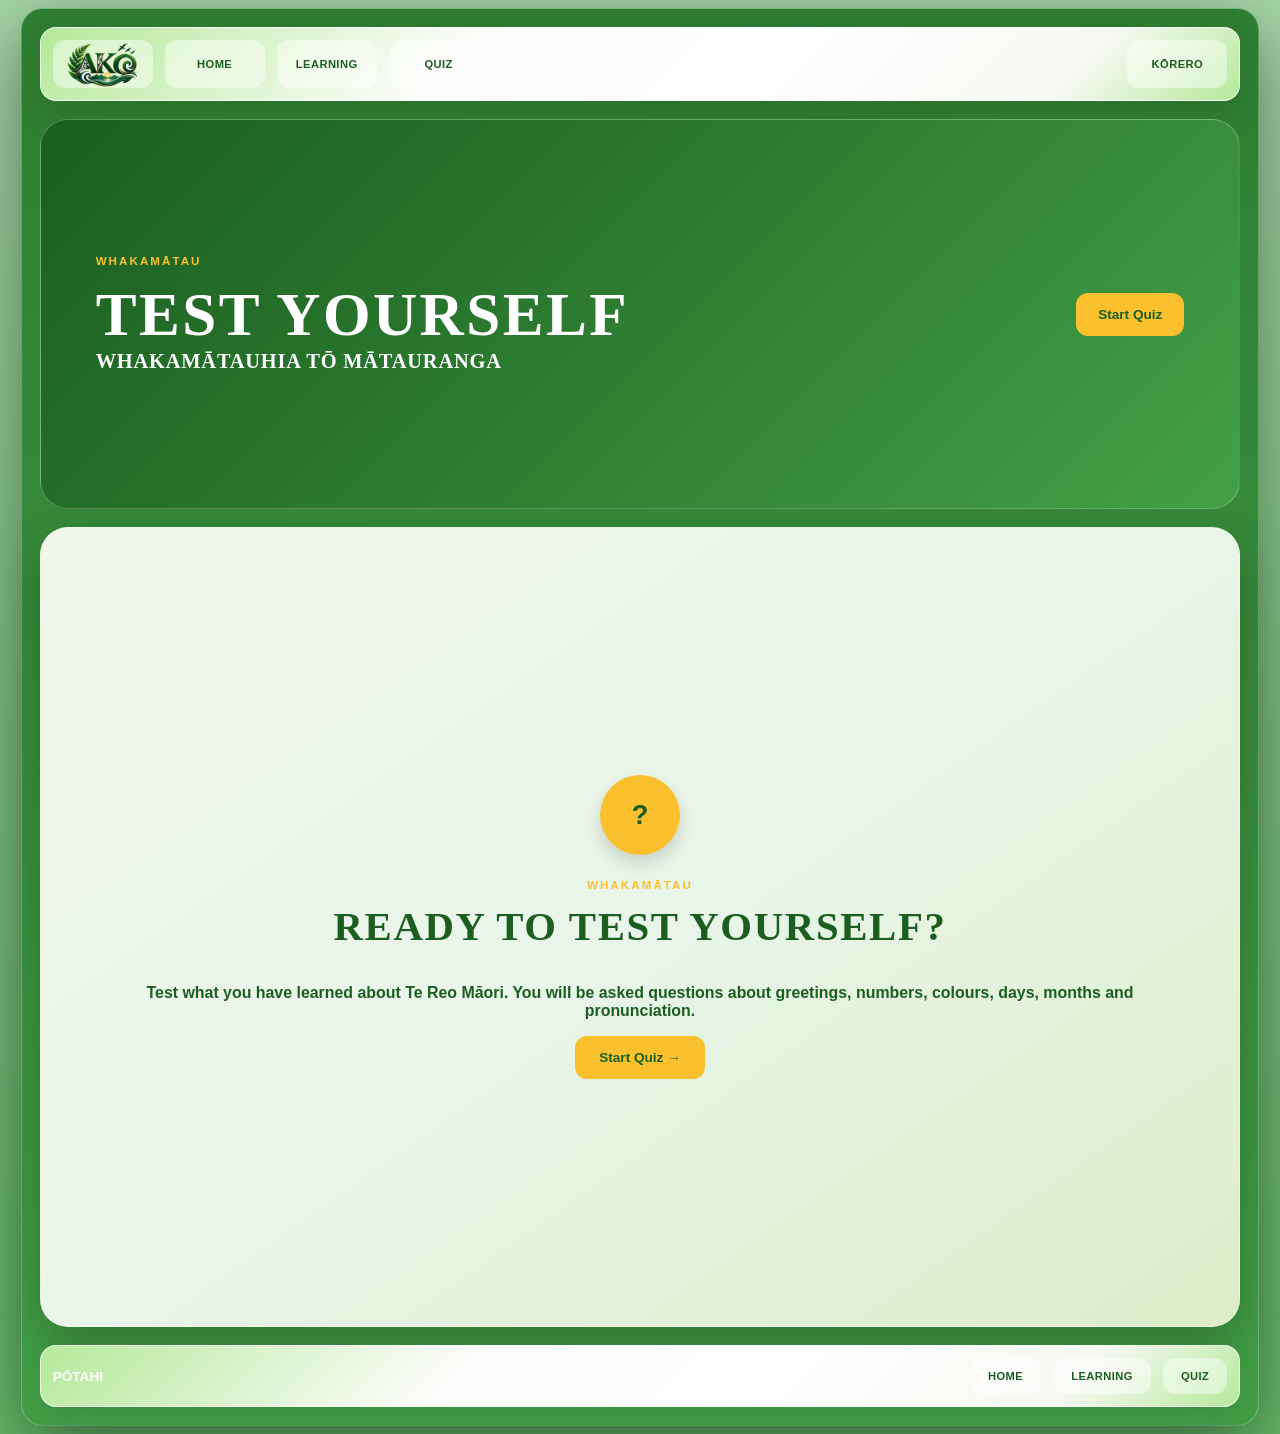
<file: Quiz.html>
<!DOCTYPE html>
<html lang="en-NZ">
<head>
  <meta charset="UTF-8">
  <meta name="viewport" content="width=device-width, initial-scale=1.0">
  <title>Learning Te Reo</title>
  <link rel="stylesheet" href="style.css">
</head>


<body>


  <main class="site-shell">

    <nav class="top-nav" aria-label="Main navigation">
	  <a href="#"><img src="graphics/website_logo.png" alt="Pōtahi website logo"></a>
      <a href="index.html">Home</a>
      <a href="learning.html">Learning</a>
      <a href="Quiz.html">Quiz</a>
      <a class="nav-pill" href="korero.html">Kōrero</a>
    </nav>

    <section class="hero">

      <div>

        <p class="learning-eyebrow">
          WHAKAMĀTAU
        </p>

        <h1>
          Test Yourself
        </h1>

        <h2>
          Whakamātauhia tō mātauranga
        </h2>

      </div>

      <a class="button" href="#quiz">
        Start Quiz
      </a>

    </section>

<section id="quiz" class="quiz-section">

  <div id="quiz-start" class="quiz-card quiz-intro-card">

    <div class="quiz-icon">
      ?
    </div>

    <p class="learning-eyebrow">
      WHAKAMĀTAU
    </p>

    <h2>
      Ready To Test Yourself?
    </h2>

    <h3>
      Test what you have learned about Te Reo Māori.
      You will be asked questions about greetings, numbers,
      colours, days, months and pronunciation.
    </h3>

    <button id="startQuizBtn" class="quiz-button">
      Start Quiz →
    </button>

  </div>


  <div id="quiz-container" class="quiz-card hidden">

    <div class="quiz-top">

      <p id="question-number">
        Question 1 of 10
      </p>

      <div class="progress-bar">
        <div id="progress-fill"></div>
      </div>

    </div>


    <div class="question-area">

      <p class="quiz-category" id="quiz-category">
        GREETINGS
      </p>

      <h2 id="question">
        Question goes here
      </h2>

    </div>


    <div class="answer-grid">

      <button class="answer-btn" data-answer="A">

        <span class="answer-letter">
          A
        </span>

        <span id="answerA">
          Answer A
        </span>

      </button>


      <button class="answer-btn" data-answer="B">

        <span class="answer-letter">
          B
        </span>

        <span id="answerB">
          Answer B
        </span>

      </button>


      <button class="answer-btn" data-answer="C">

        <span class="answer-letter">
          C
        </span>

        <span id="answerC">
          Answer C
        </span>

      </button>


      <button class="answer-btn" data-answer="D">

        <span class="answer-letter">
          D
        </span>

        <span id="answerD">
          Answer D
        </span>

      </button>

    </div>


    <div id="feedback" class="quiz-feedback hidden">

      <h3 id="feedback-title">
        Ka pai!
      </h3>

      <p id="feedback-text">
        Great job!
      </p>

    </div>

    <button id="nextBtn" class="quiz-button next-button hidden">
      Next Question →
    </button>

  </div>


  <div id="quiz-results" class="quiz-card results-card hidden">

    <div class="quiz-icon">
      ★
    </div>

    <p class="learning-eyebrow">
      KUA MUTU
    </p>

    <h2>
      Quiz Complete!
    </h2>

    <p>
      Ka pai! You have finished the quiz.
    </p>


    <div class="final-score">

      <span id="score">
        0
      </span>

      <span>
       
      </span>

      <span>
        10
      </span>

    </div>


    <p id="score-message">
      Keep practising and have another go!
    </p>


    <button id="restartBtn" class="quiz-button">
      Try Again →
    </button>

  </div>

</section>


    <footer class="footer-nav">

      <span>Pōtahi</span>

      <a href="index.html">
        Home
      </a>

      <a href="learning.html">
        Learning
      </a>

      <a href="Quiz.html">
        Quiz
      </a>

    </footer>

  </main>
  <script src="script.js"></script>

</body>

</html>
</file>
<file: style.css>
:root {
  --forest:#2E7D32;
  --emerald:#43A047;
  --lime:#81C784;
  --mint:#E8F5E9;
  --sage:#C8E6C9;
  --dark:#1B5E20;
  --gold:#FBC02D;
  --white:#FFFFFF;
  --line: rgba(255,255,255,.25);
}

* {
  box-sizing: border-box;
}

body {
  margin: 0;
  min-height: 100vh;
  font-family: Arial, Helvetica, sans-serif;
  background: linear-gradient(180deg,#A5D6A7,#81C784,#66BB6A);
  color: var(--white);

  padding: 8px;
}

.site-shell {
  width: 98%;
  max-width: 2500px;
  margin: 0 auto;
  padding: 18px;
  border-radius: 22px;
  border: 1px solid var(--line);
  background: linear-gradient(180deg,#2E7D32,#388E3C,#43A047);
  box-shadow: 0 24px 80px rgba(0, 0, 0, 0.45);
}

.top-nav,
.footer-nav {

  background: linear-gradient(
      135deg,
      #b5e99a 0%,
      #fcfcfa 35%,
      #ffffff 60%,
      #f6f8f2 85%,
      #b5e99a 100%
  );

  border: 1px solid rgba(255,255,255,.75);

  border-radius: 16px;

  padding: 12px;

  display: flex;

  gap: 12px;

  align-items: center;

  box-shadow:
      0 12px 35px rgba(0,0,0,.12);
}

.top-nav a,
.footer-nav a {

  color: var(--dark);

  text-decoration: none;

  font-weight: 700;

  letter-spacing: .04em;

  text-transform: uppercase;

  font-size: .82rem;

  padding: 12px 18px;

  border-radius: 12px;

  background: rgba(255,255,255,.45);

  transition: .3s;
}

.top-nav a:hover,


.footer-nav a:hover {

    background: white;

    transform: translateY(-2px);

    box-shadow: 0 8px 20px rgba(0,0,0,.10);

}

.top-nav img {
    width: 77px;
    height: 51px;
}

.nav-pill {
  margin-left: auto;
}

.hero {
  margin: 18px 0;
  min-height: 390px;
  border-radius: 28px;
  padding: 55px;
  display: flex;
  justify-content: space-between;
  gap: 40px;
  align-items: center;
  background: linear-gradient(135deg,#1B5E20,#2E7D32,#43A047);
  border: 1px solid var(--line);
  overflow: hidden;
  position: relative;
}

.eyebrow {
  margin: 0 0 8px;
  text-transform: uppercase;
  letter-spacing: 0.18em;
  color: var(--white);
  font-weight: 700;
}

h1,
h2 {
  margin: 0;
  font-family: Georgia, 'Times New Roman', serif;
  text-transform: uppercase;
  color: var(--white);
  letter-spacing: 0.04em;
}

h1 {
  font-size: clamp(2.2rem, 6vw, 4.5rem);
}

.button {
  color: var(--dark);
  background: var(--white);
  text-decoration: none;
  font-weight: 800;
  padding: 14px 22px;
  border-radius: 12px;
  white-space: nowrap;
}

.card-grid {
  display: grid;
  grid-template-columns: repeat(2, 1fr);
  gap: 18px;
}

.info-card{
    position:relative;
    min-height: 340px;
    border-radius:28px;
    overflow:hidden;
    border:1px solid var(--line);

    cursor:pointer;

    transition:.45s;

    transform-style:preserve-3d;
}

.info-card:hover{
    transform:translateY(-12px) scale(1.03);

    box-shadow:0 30px 60px rgba(0,0,0,.35);
}

.card-front,
.card-back{

    position:absolute;

    inset:0;

    padding:35px;

    display:flex;

    flex-direction:column;

    justify-content:center;

    transition:.45s;
}

.card-front{

    opacity:1;

    transform:translateY(0);
}

.card-back{

    opacity:0;

    transform:translateY(60px);

    justify-content:center;
}

.info-card:hover .card-front{

    opacity:0;

    transform:translateY(-40px);
}

.info-card:hover .card-back{

    opacity:1;

    transform:translateY(0);
}

.arrow{

    position:absolute;

    right:30px;

    bottom:25px;

    width:46px;

    height:46px;

    border-radius:50%;

    display:grid;

    place-items:center;

    background:white;

    color:#061229;

    font-size:24px;

    font-weight:bold;

    transition:.35s;
}

.info-card:hover .arrow{

    transform:rotate(45deg) scale(1.2);
}



.info-card::after {
  content: "";
  position: absolute;
  inset: 0;

  background:
    radial-gradient(
      circle at 70% 20%,
      rgba(255,255,255,0.45),
      transparent 35%
    );

  pointer-events: none;
}

.info-card h2 {
  font-size: clamp(1.6rem, 3vw, 2.6rem);
  max-width: 11ch;
}

.info-card p {
    max-width: 100%;
    width: 100%;

    font-size: 1.05rem;
    line-height: 1.8;

    margin-top: 18px;
    margin-bottom: 0;

    flex-grow: 1;
}

.icon{
    width:80px;
    height:80px;

    font-size:34px;

    display:flex;
    align-items:center;
    justify-content:center;

    border-radius:50%;
    border:2px solid currentColor;

    margin-bottom:28px;
}

/* INDEX PAGE CARDS */
.light-card,
.dark-card,
.purple-card {
    background: linear-gradient(
        145deg,
        #C8E6C9,
        #E8F5E9,
        #DCEDC8
    );

    color: #1B5E20;
}

/* Card headings */
.light-card h2,
.dark-card h2,
.purple-card h2 {
    color: #1B5E20;
}

/* Card text */
.light-card h3,
.dark-card h3,
.purple-card h3,
.light-card p,
.dark-card p,
.purple-card p {
    color: #2E7D32;
}

.footer-nav {
  margin-top: 18px;
}

.footer-nav span {
  margin-right: auto;
  font-weight: 800;
  text-transform: uppercase;
  color: var(--white);
}

.learn-btn{
    width:120px;
    height:120px;

    display:flex;
    align-items:center;
    justify-content:center;

    text-align:center;
    text-decoration:none;

    border-radius:50%;

    font-weight:bold;

    transition:.3s;

    position:absolute;
    right:25px;
    bottom:25px;
}

/* Top two cards */
.light-card .learn-btn{
    background:#ffffff;
    color:var(--dark);
}

/* Bottom two cards */
.dark-card .learn-btn,
.purple-card .learn-btn{
    background:var(--dark);
    color:#ffffff;
}

.learn-btn:hover{
    transform:scale(1.08);
}

@media (max-width: 760px) {
  body {
    padding: 12px;
  }

  .top-nav,
  .footer-nav,
  .hero {
    flex-wrap: wrap;
  }

  .nav-pill {
    margin-left: 0;
  }

  .hero {
    padding: 28px;
    align-items: flex-start;
  }

  .card-grid {
    grid-template-columns: 1fr;
  }

  .info-card {
    min-height: 210px;
  }
}

.button,.learn-btn,.arrow{background:#FBC02D !important;color:#1B5E20 !important;}
.icon{background:#fff;color:#2E7D32;border:none;box-shadow:0 8px 18px rgba(0,0,0,.15);}

html {
    font-size: 85%;
}

/* =====================================================
LEARNING PAGE
===================================================== */

/* Active navigation link */

.top-nav a.active {
background: #ffffff;
box-shadow: 0 8px 20px rgba(0,0,0,.10);
}

/* Learning Hero */

.learning-hero {

margin: 18px 0;

min-height: 390px;

padding: 55px;

border-radius: 28px;

display: flex;

justify-content: space-between;

align-items: center;

gap: 40px;

background:
    linear-gradient(
        135deg,
        #1B5E20,
        #2E7D32,
        #43A047
    );

border: 1px solid var(--line);

overflow: hidden;

position: relative;

}

.learning-hero::after {

content: "";

position: absolute;

width: 400px;
height: 400px;

border-radius: 50%;

right: -120px;
top: -160px;

background: rgba(255,255,255,.10);

}

.learning-hero-content {

max-width: 720px;

position: relative;

z-index: 2;

}

.learning-eyebrow {

margin: 0 0 12px;

text-transform: uppercase;

letter-spacing: .18em;

font-size: .85rem;

font-weight: 800;

color: #FBC02D;

}

.learning-hero h1 {

margin: 0;

font-family: Georgia, 'Times New Roman', serif;

font-size: clamp(2.8rem, 7vw, 5.5rem);

line-height: 1;

color: #ffffff;

}

.learning-hero-content > p:not(.learning-eyebrow) {

max-width: 650px;

margin: 22px 0 30px;

font-size: 1.15rem;

line-height: 1.7;

color: #ffffff;

}

.learning-start-btn {

display: inline-flex;

align-items: center;

justify-content: center;

padding: 14px 24px;

border-radius: 14px;

background: #FBC02D;

color: #1B5E20;

text-decoration: none;

font-weight: 800;

transition: .3s;

}

.learning-start-btn:hover {

transform: translateY(-4px) scale(1.03);

box-shadow: 0 12px 25px rgba(0,0,0,.2);

}

/* Hero symbol */

.learning-hero-symbol {

min-width: 230px;

width: 230px;

height: 230px;

border-radius: 50%;

display: flex;

flex-direction: column;

align-items: center;

justify-content: center;

background: rgba(255,255,255,.12);

border: 2px solid rgba(255,255,255,.25);

position: relative;

z-index: 2;

text-align: center;

}

.learning-hero-symbol span {

font-size: 4rem;

margin-bottom: 8px;

}

.learning-hero-symbol strong {

color: #ffffff;

font-family: Georgia, serif;

font-size: 1.5rem;

}

.learning-hero-symbol small {

color: #E8F5E9;

margin-top: 4px;

}

/* Section heading */

.learning-section {

margin: 35px 0;

}

.section-heading {

text-align: center;

margin-bottom: 30px;

}

.section-heading p {

margin: 0 0 8px;

color: #FBC02D;

font-size: .8rem;

font-weight: 800;

letter-spacing: .18em;

}

.section-heading h2 {

margin: 0;

font-size: clamp(1.8rem, 4vw, 3rem);

}

.section-heading span {

display: block;

margin-top: 10px;

color: #E8F5E9;

font-size: 1rem;

}

/* Learning cards */

.learning-grid {


display: grid;

grid-template-columns: repeat(2, 1fr);

gap: 20px;


}

.learning-card {


min-height: 270px;

padding: 30px;

border-radius: 24px;

position: relative;

overflow: hidden;

display: flex;

align-items: flex-start;

gap: 24px;

text-decoration: none;

color: #1B5E20;

background:
    linear-gradient(
        145deg,
        #C8E6C9,
        #E8F5E9,
        #DCEDC8
    );

border: 1px solid rgba(255,255,255,.5);

box-shadow:
    0 12px 30px rgba(0,0,0,.18);

transition:
    transform .35s ease,
    box-shadow .35s ease;


}

.learning-card::before {


content: "";

position: absolute;

width: 180px;
height: 180px;

border-radius: 50%;

right: -70px;
bottom: -70px;

background: rgba(46,125,50,.10);

transition: .4s;


}

.learning-card:hover {


transform: translateY(-10px) scale(1.015);

box-shadow:
    0 25px 50px rgba(0,0,0,.28);


}

.learning-card:hover::before {


transform: scale(1.4);


}

.learning-card-icon {


width: 75px;
height: 75px;

min-width: 75px;

border-radius: 22px;

display: flex;

align-items: center;

justify-content: center;

background: #ffffff;

font-size: 2rem;

box-shadow:
    0 8px 18px rgba(0,0,0,.12);


}

.learning-card-content {


padding-right: 35px;


}

.card-number {


display: block;

margin-bottom: 5px;

font-size: .75rem;

font-weight: 800;

letter-spacing: .12em;

color: #43A047;


}

.learning-card h3 {


margin: 0;

font-family: Georgia, 'Times New Roman', serif;

font-size: 1.8rem;

color: #1B5E20;


}

.learning-card h4 {


margin: 5px 0 14px;

font-size: .95rem;

font-weight: 700;

color: #43A047;


}

.learning-card p {


margin: 0;

font-size: 1rem;

line-height: 1.6;

color: #2E7D32;


}

.learning-card-arrow {


position: absolute;

right: 25px;

bottom: 22px;

width: 45px;
height: 45px;

border-radius: 50%;

display: flex;

align-items: center;

justify-content: center;

background: #FBC02D;

color: #1B5E20;

font-size: 1.4rem;

font-weight: 900;

transition: .3s;


}

.learning-card:hover .learning-card-arrow {


transform: rotate(-45deg) scale(1.1);


}

/* Culture section */

.culture-learning-section {


margin: 35px 0;

padding: 40px;

border-radius: 28px;

display: grid;

grid-template-columns: 280px 1fr;

gap: 40px;

align-items: center;

background:
    linear-gradient(
        145deg,
        #C8E6C9,
        #E8F5E9
    );

color: #1B5E20;


}

.culture-image {


width: 280px;
height: 280px;

border-radius: 24px;

display: flex;

align-items: center;

justify-content: center;

background: #2E7D32;

box-shadow:
    0 15px 35px rgba(0,0,0,.2);


}

.culture-image span {


font-size: 6rem;


}

.culture-content h2 {


color: #1B5E20;

font-size: clamp(1.8rem, 4vw, 3rem);

}

.culture-content p {

color: #2E7D32;

line-height: 1.7;

font-size: 1rem;

}

/* Mobile */

@media (max-width: 760px) {


.learning-hero {

    padding: 32px;

    flex-direction: column;

    align-items: flex-start;

}


.learning-hero-symbol {

    width: 170px;
    height: 170px;

    min-width: 170px;

    align-self: center;

}


.learning-grid {

    grid-template-columns: 1fr;

}




.culture-learning-section {

    grid-template-columns: 1fr;

    padding: 30px;

}


.culture-image {

    width: 100%;
    height: 220px;

}


.learning-card {

    min-height: 240px;

}

}
.top-nav a:not(.logo) {
    width: 100px;
    height: 48px;

    display: flex;
    align-items: center;
    justify-content: center;

    padding: 0;

}

/* =====================================================
   GREETINGS LESSON PAGE
   ===================================================== */


/* Lesson hero */

.lesson-hero {

    margin: 18px 0;

    min-height: 350px;

    padding: 50px;

    border-radius: 28px;

    display: flex;

    justify-content: space-between;

    align-items: center;

    gap: 35px;

    background:
        linear-gradient(
            135deg,
            #1B5E20,
            #2E7D32,
            #43A047
        );

    border: 1px solid var(--line);

}


.lesson-hero h1 {

    margin: 0;

    font-family: Georgia, 'Times New Roman', serif;

    font-size: clamp(3rem, 7vw, 5.5rem);

    line-height: 1;

    color: #ffffff;

}


.lesson-hero h2 {

    margin: 12px 0 0;

    font-size: clamp(1.5rem, 3vw, 2.4rem);

    color: #FBC02D;

}


.lesson-hero p:not(.learning-eyebrow) {

    max-width: 650px;

    margin-top: 20px;

    font-size: 1.1rem;

    line-height: 1.7;

    color: #E8F5E9;

}


.lesson-icon {

    width: 210px;

    height: 210px;

    min-width: 210px;

    border-radius: 50%;

    display: flex;

    align-items: center;

    justify-content: center;

    background: rgba(255,255,255,.12);

    border: 2px solid rgba(255,255,255,.25);

    font-size: 6rem;

}


/* Introduction */

.lesson-intro {

    margin: 35px 0;

    padding: 35px;

    border-radius: 24px;

    text-align: center;

    background:
        linear-gradient(
            145deg,
            #C8E6C9,
            #E8F5E9
        );

}


.lesson-intro .section-heading {

    margin-bottom: 15px;

}


.lesson-intro .section-heading h2 {

    color: #1B5E20;

}


.lesson-intro > p {

    max-width: 850px;

    margin: auto;

    color: #2E7D32;

    font-size: 1.05rem;

    line-height: 1.8;

}


/* Greeting section */

.greeting-section {

    margin: 35px 0;

}


.greeting-grid {

    display: grid;

    grid-template-columns: repeat(3, 1fr);

    gap: 20px;

}


/* Greeting cards */

.greeting-card {

    min-height: 330px;

    padding: 30px;

    border-radius: 24px;

    position: relative;

    overflow: hidden;

    background:
        linear-gradient(
            145deg,
            #C8E6C9,
            #E8F5E9,
            #DCEDC8
        );

    color: #1B5E20;

    box-shadow:
        0 12px 30px rgba(0,0,0,.16);

    transition: .35s;

}


.greeting-card:hover {

    transform: translateY(-8px);

    box-shadow:
        0 25px 45px rgba(0,0,0,.25);

}


.greeting-number {

    position: absolute;

    right: 22px;

    top: 20px;

    font-size: .75rem;

    font-weight: 800;

    letter-spacing: .12em;

    color: #43A047;

}


.greeting-symbol {

    width: 70px;

    height: 70px;

    border-radius: 20px;

    display: flex;

    align-items: center;

    justify-content: center;

    background: #ffffff;

    font-size: 2rem;

    margin-bottom: 22px;

    box-shadow:
        0 8px 18px rgba(0,0,0,.10);

}


.greeting-card h3 {

    margin: 0;

    font-family: Georgia, 'Times New Roman', serif;

    font-size: 2rem;

    color: #1B5E20;

}


.greeting-card h4 {

    margin: 6px 0 15px;

    color: #43A047;

    font-size: .95rem;

}


.greeting-card p {

    margin: 0 0 20px;

    color: #2E7D32;

    line-height: 1.6;

}


.pronounce-btn {

    border: none;

    padding: 10px 16px;

    border-radius: 12px;

    background: #FBC02D;

    color: #1B5E20;

    font-weight: 800;

    cursor: pointer;

    transition: .3s;

}


.pronounce-btn:hover {

    transform: scale(1.05);

    box-shadow:
        0 8px 18px rgba(0,0,0,.15);

}


/* Conversation */

.conversation-section {

    margin: 35px 0;

    padding: 45px;

    border-radius: 28px;

    display: grid;

    grid-template-columns: 1fr 1fr;

    gap: 35px;

    align-items: center;

    background:
        linear-gradient(
            135deg,
            #2E7D32,
            #43A047
        );

}


.conversation-content h2 {

    margin: 0;

    font-size: clamp(1.8rem, 4vw, 3rem);

}


.conversation-content > p:not(.learning-eyebrow) {

    color: #E8F5E9;

    line-height: 1.7;

}


.conversation-box {

    padding: 25px;

    border-radius: 22px;

    background: rgba(255,255,255,.12);

    border: 1px solid rgba(255,255,255,.2);

}


.conversation-person {

    display: flex;

    align-items: center;

    gap: 15px;

    padding: 15px;

    margin-bottom: 12px;

    border-radius: 15px;

    background: rgba(255,255,255,.12);

}


.conversation-person:last-child {

    margin-bottom: 0;

}


.person-icon {

    width: 50px;

    height: 50px;

    border-radius: 50%;

    display: flex;

    align-items: center;

    justify-content: center;

    background: #ffffff;

    font-size: 1.5rem;

}


.conversation-person strong {

    color: #FBC02D;

}


.conversation-person p {

    margin: 5px 0 0;

    color: #ffffff;

    font-size: 1.05rem;

}


/* Practice */

.practice-section {

    margin: 35px 0;

    padding: 35px 40px;

    border-radius: 24px;

    display: flex;

    justify-content: space-between;

    align-items: center;

    gap: 25px;

    background:
        linear-gradient(
            145deg,
            #C8E6C9,
            #E8F5E9
        );

}


.practice-section h2 {

    margin: 0;

    color: #1B5E20;

}


.practice-section p:not(.learning-eyebrow) {

    margin-bottom: 0;

    color: #2E7D32;

}


/* Back button */

.lesson-back {

    text-align: center;

    margin: 30px 0;

}


.lesson-back a {

    display: inline-block;

    padding: 12px 20px;

    border-radius: 12px;

    background: #ffffff;

    color: #1B5E20;

    text-decoration: none;

    font-weight: 800;

    transition: .3s;

}


.lesson-back a:hover {

    transform: translateY(-3px);

    box-shadow:
        0 8px 18px rgba(0,0,0,.15);

}


/* Mobile */

@media (max-width: 900px) {

    .greeting-grid {

        grid-template-columns: repeat(2, 1fr);

    }

}


@media (max-width: 760px) {

    .lesson-hero {

        padding: 32px;

        flex-direction: column;

        align-items: flex-start;

    }


    .lesson-icon {

        width: 150px;

        height: 150px;

        min-width: 150px;

        font-size: 4rem;

        align-self: center;

    }


    .greeting-grid {

        grid-template-columns: 1fr;

    }


    .conversation-section {

        grid-template-columns: 1fr;

        padding: 30px;

    }


    .practice-section {

        flex-direction: column;

        align-items: flex-start;

    }

}

/* =====================================================
   NUMBERS LESSON
   ===================================================== */

.numbers-section {
    margin: 35px 0;
}

.numbers-grid {
    display: grid;
    grid-template-columns: repeat(5, 1fr);
    gap: 18px;
}

.number-card {
    min-height: 300px;
    padding: 25px;
    border-radius: 24px;
    position: relative;
    text-align: center;

    background:
        linear-gradient(
            145deg,
            #C8E6C9,
            #E8F5E9,
            #DCEDC8
        );

    color: #1B5E20;

    box-shadow:
        0 12px 30px rgba(0,0,0,.16);

    transition: .35s;
}

.number-card:hover {
    transform: translateY(-10px) scale(1.03);

    box-shadow:
        0 25px 45px rgba(0,0,0,.25);
}

.number-count {
    position: absolute;

    top: 18px;
    right: 20px;

    font-size: .7rem;
    font-weight: 800;

    color: #43A047;
}

.big-number {
    width: 100px;
    height: 100px;

    margin: 20px auto;

    display: flex;
    align-items: center;
    justify-content: center;

    border-radius: 50%;

    background: #ffffff;

    color: #2E7D32;

    font-family: Georgia, 'Times New Roman', serif;

    font-size: 3rem;
    font-weight: bold;

    box-shadow:
        0 8px 18px rgba(0,0,0,.12);
}

.number-card h3 {
    margin: 5px 0;

    font-family: Georgia, 'Times New Roman', serif;

    font-size: 1.8rem;

    color: #1B5E20;
}

.number-card p {
    margin: 5px 0 18px;

    color: #43A047;

    font-weight: 700;
}

.number-card .pronounce-btn {
    margin-top: 5px;
}

/* Counting practice */

.counting-section {
    margin: 35px 0;

    padding: 45px;

    border-radius: 28px;

    display: grid;

    grid-template-columns: 1fr 1fr;

    gap: 35px;

    align-items: center;

    background:
        linear-gradient(
            135deg,
            #2E7D32,
            #43A047
        );
}

.counting-content h2 {
    margin: 0;

    font-size: clamp(1.8rem, 4vw, 3rem);
}

.counting-content > p:not(.learning-eyebrow) {
    color: #E8F5E9;

    line-height: 1.7;
}

.counting-display {
    padding: 30px;

    border-radius: 24px;

    text-align: center;

    background: rgba(255,255,255,.12);

    border: 1px solid rgba(255,255,255,.2);

    line-height: 2.5;
}

.counting-display span {
    display: inline-flex;

    width: 45px;
    height: 45px;

    margin: 5px;

    align-items: center;
    justify-content: center;

    border-radius: 50%;

    background: #FBC02D;

    color: #1B5E20;

    font-weight: 900;
}


/* Numbers mobile */

@media (max-width: 1000px) {

    .numbers-grid {
        grid-template-columns: repeat(3, 1fr);
    }

}

@media (max-width: 650px) {

    .numbers-grid {
        grid-template-columns: repeat(2, 1fr);
    }

    .counting-section {
        grid-template-columns: 1fr;

        padding: 30px;
    }

}

@media (max-width: 430px) {

    .numbers-grid {
        grid-template-columns: 1fr;
    }

}
/* =====================================================
   NUMBERS 11–20
   ===================================================== */

.numbers-next-heading {
    margin-top: 55px;
}


/* =====================================================
   COUNTING IN TENS
   ===================================================== */

.tens-section {
    margin: 55px 0;
}

.tens-grid {
    display: grid;

    grid-template-columns: repeat(5, 1fr);

    gap: 18px;
}

.ten-card {
    min-height: 260px;

    padding: 25px;

    border-radius: 24px;

    position: relative;

    text-align: center;

    background:
        linear-gradient(
            145deg,
            #E8F5E9,
            #C8E6C9,
            #DCEDC8
        );

    color: #1B5E20;

    box-shadow:
        0 12px 30px rgba(0,0,0,.16);

    transition: .35s;
}

.ten-card:hover {
    transform: translateY(-10px) scale(1.03);

    box-shadow:
        0 25px 45px rgba(0,0,0,.25);
}


.ten-number {
    width: 90px;
    height: 90px;

    margin: 10px auto 20px;

    display: flex;

    align-items: center;
    justify-content: center;

    border-radius: 50%;

    background: #ffffff;

    color: #2E7D32;

    font-family: Georgia, 'Times New Roman', serif;

    font-size: 2.3rem;

    font-weight: bold;

    box-shadow:
        0 8px 18px rgba(0,0,0,.12);
}


.ten-card h3 {
    margin: 5px 0;

    font-family: Georgia, 'Times New Roman', serif;

    font-size: 1.55rem;

    color: #1B5E20;
}


.ten-card p {
    margin: 5px 0 18px;

    color: #43A047;

    font-weight: 700;
}


.ten-card .pronounce-btn {
    margin-top: 5px;
}

/* =====================================================
   NUMBERS + TENS RESPONSIVE
   ===================================================== */

@media (max-width: 1000px) {

    .tens-grid {
        grid-template-columns: repeat(3, 1fr);
    }

}


@media (max-width: 650px) {

    .tens-grid {
        grid-template-columns: repeat(2, 1fr);
    }

}


@media (max-width: 430px) {

    .tens-grid {
        grid-template-columns: 1fr;
    }

}

/* =====================================================
   DAYS OF THE WEEK LESSON
   ===================================================== */

.days-section {
    margin: 35px 0;
}

.days-grid {
    display: grid;
    grid-template-columns: repeat(4, 1fr);
    gap: 18px;
}

.day-card {
    min-height: 320px;
    padding: 28px;
    border-radius: 24px;
    position: relative;
    overflow: hidden;
    text-align: center;

    background:
        linear-gradient(
            145deg,
            #C8E6C9,
            #E8F5E9,
            #DCEDC8
        );

    color: #1B5E20;

    box-shadow:
        0 12px 30px rgba(0,0,0,.16);

    transition: .35s;
}

.day-card:hover {
    transform: translateY(-9px) scale(1.02);

    box-shadow:
        0 25px 45px rgba(0,0,0,.25);
}

.day-number {
    position: absolute;

    top: 18px;
    right: 20px;

    font-size: .7rem;
    font-weight: 800;

    color: #43A047;
}

.day-icon {
    width: 70px;
    height: 70px;

    margin: 15px auto 20px;

    display: flex;
    align-items: center;
    justify-content: center;

    border-radius: 20px;

    background: #ffffff;

    font-size: 2rem;

    box-shadow:
        0 8px 18px rgba(0,0,0,.10);
}

.day-card h3 {
    margin: 5px 0;

    font-family: Georgia, 'Times New Roman', serif;

    font-size: 1.8rem;

    color: #1B5E20;
}

.day-card h4 {
    margin: 6px 0 14px;

    color: #43A047;

    font-size: .95rem;
}

.day-card p {
    min-height: 50px;

    margin: 0 0 18px;

    color: #2E7D32;

    line-height: 1.5;
}

.day-card .pronounce-btn {
    margin-top: 5px;
}


/* Weekly practice */

.week-practice-section {
    margin: 35px 0;

    padding: 45px;

    border-radius: 28px;

    display: grid;

    grid-template-columns: .8fr 1.2fr;

    gap: 35px;

    align-items: center;

    background:
        linear-gradient(
            135deg,
            #2E7D32,
            #43A047
        );
}

.week-practice-content h2 {
    margin: 0;

    font-size: clamp(1.8rem, 4vw, 3rem);
}

.week-practice-content > p:not(.learning-eyebrow) {
    color: #E8F5E9;

    line-height: 1.7;
}

.week-display {
    display: grid;

    grid-template-columns: repeat(2, 1fr);

    gap: 10px;

    padding: 20px;

    border-radius: 22px;

    background: rgba(255,255,255,.12);

    border: 1px solid rgba(255,255,255,.2);
}

.week-display div {
    padding: 12px;

    border-radius: 12px;

    background: rgba(255,255,255,.12);

    display: flex;

    flex-direction: column;

    gap: 3px;
}

.week-display strong {
    color: #FBC02D;

    font-size: 1rem;
}

.week-display span {
    color: #ffffff;

    font-size: .8rem;
}


/* Responsive */

@media (max-width: 1100px) {

    .days-grid {
        grid-template-columns: repeat(3, 1fr);
    }

}

@media (max-width: 800px) {

    .days-grid {
        grid-template-columns: repeat(2, 1fr);
    }

    .week-practice-section {
        grid-template-columns: 1fr;

        padding: 30px;
    }

}

@media (max-width: 500px) {

    .days-grid {
        grid-template-columns: 1fr;
    }

    .week-display {
        grid-template-columns: 1fr;
    }

}

/* =====================================================
   MONTHS LESSON
   ===================================================== */

.months-section {
    margin: 35px 0;
}

.months-grid {
    display: grid;

    grid-template-columns: repeat(4, 1fr);

    gap: 18px;
}

.month-card {
    min-height: 315px;

    padding: 28px;

    border-radius: 24px;

    position: relative;

    overflow: hidden;

    text-align: center;

    background:
        linear-gradient(
            145deg,
            #C8E6C9,
            #E8F5E9,
            #DCEDC8
        );

    color: #1B5E20;

    box-shadow:
        0 12px 30px rgba(0,0,0,.16);

    transition: .35s;
}

.month-card:hover {
    transform:
        translateY(-9px)
        scale(1.02);

    box-shadow:
        0 25px 45px rgba(0,0,0,.25);
}

.month-number {
    position: absolute;

    top: 18px;

    right: 20px;

    font-size: .7rem;

    font-weight: 800;

    color: #43A047;
}

.month-icon {
    width: 70px;

    height: 70px;

    margin: 15px auto 20px;

    display: flex;

    align-items: center;

    justify-content: center;

    border-radius: 20px;

    background: #ffffff;

    font-size: 2rem;

    box-shadow:
        0 8px 18px rgba(0,0,0,.10);
}

.month-card h3 {
    margin: 5px 0;

    font-family:
        Georgia,
        'Times New Roman',
        serif;

    font-size: 1.55rem;

    color: #1B5E20;
}

.month-card h4 {
    margin: 6px 0 14px;

    color: #43A047;

    font-size: .95rem;
}

.month-card p {
    min-height: 45px;

    margin: 0 0 18px;

    color: #2E7D32;

    line-height: 1.5;
}

.month-card .pronounce-btn {
    margin-top: 5px;
}


/* Year practice */

.year-practice-section {
    margin: 35px 0;

    padding: 45px;

    border-radius: 28px;

    display: grid;

    grid-template-columns: .8fr 1.2fr;

    gap: 35px;

    align-items: center;

    background:
        linear-gradient(
            135deg,
            #2E7D32,
            #43A047
        );
}

.year-practice-content h2 {
    margin: 0;

    font-size:
        clamp(1.8rem, 4vw, 3rem);
}

.year-practice-content > p:not(.learning-eyebrow) {
    color: #E8F5E9;

    line-height: 1.7;
}

.year-display {
    display: grid;

    grid-template-columns: repeat(2, 1fr);

    gap: 10px;

    padding: 20px;

    border-radius: 22px;

    background:
        rgba(255,255,255,.12);

    border:
        1px solid rgba(255,255,255,.2);
}

.year-display div {
    padding: 12px;

    border-radius: 12px;

    background:
        rgba(255,255,255,.12);

    display: flex;

    flex-direction: column;

    gap: 3px;
}

.year-display strong {
    color: #FBC02D;

    font-size: .95rem;
}

.year-display span {
    color: #ffffff;

    font-size: .8rem;
}


/* Responsive */

@media (max-width: 1100px) {

    .months-grid {
        grid-template-columns:
            repeat(3, 1fr);
    }

}

@media (max-width: 800px) {

    .months-grid {
        grid-template-columns:
            repeat(2, 1fr);
    }

    .year-practice-section {
        grid-template-columns: 1fr;

        padding: 30px;
    }

}

@media (max-width: 500px) {

    .months-grid {
        grid-template-columns: 1fr;
    }

    .year-display {
        grid-template-columns: 1fr;
    }

}

/* =====================================================
   COLOURS LESSON
   ===================================================== */

.colours-section {
    margin: 35px 0;
}

.colours-grid {
    display: grid;

    grid-template-columns: repeat(4, 1fr);

    gap: 18px;
}

.colour-card {
    min-height: 320px;

    padding: 28px;

    border-radius: 24px;

    position: relative;

    overflow: hidden;

    text-align: center;

    background:
        linear-gradient(
            145deg,
            #C8E6C9,
            #E8F5E9,
            #DCEDC8
        );

    color: #1B5E20;

    box-shadow:
        0 12px 30px rgba(0,0,0,.16);

    transition: .35s;
}

.colour-card:hover {
    transform:
        translateY(-9px)
        scale(1.02);

    box-shadow:
        0 25px 45px rgba(0,0,0,.25);
}


/* Number */

.colour-number {
    position: absolute;

    top: 18px;
    right: 20px;

    font-size: .7rem;

    font-weight: 800;

    color: #43A047;
}


/* Colour circle */

.colour-swatch {
    width: 100px;
    height: 100px;

    margin: 10px auto 22px;

    border-radius: 50%;

    border: 6px solid #ffffff;

    box-shadow:
        0 8px 20px rgba(0,0,0,.18);

    transition: .35s;
}

.colour-card:hover .colour-swatch {
    transform: scale(1.08);
}


/* Individual colours */

.swatch-red {
    background: #E53935;
}

.swatch-blue {
    background: #1E88E5;
}

.swatch-green {
    background: #43A047;
}

.swatch-yellow {
    background: #FBC02D;
}

.swatch-black {
    background: #212121;
}

.swatch-white {
    background: #FFFFFF;

    border:
        6px solid #C8E6C9;
}

.swatch-orange {
    background: #FB8C00;
}

.swatch-purple {
    background: #8E24AA;
}


/* Text */

.colour-card h3 {
    margin: 5px 0;

    font-family:
        Georgia,
        'Times New Roman',
        serif;

    font-size: 1.7rem;

    color: #1B5E20;
}

.colour-card h4 {
    margin: 6px 0 10px;

    color: #43A047;

    font-size: .95rem;
}

.colour-card p {
    margin: 0 0 18px;

    color: #2E7D32;

    font-weight: 700;
}


/* Practice section */

.colour-practice-section {
    margin: 35px 0;

    padding: 45px;

    border-radius: 28px;

    display: grid;

    grid-template-columns: .8fr 1.2fr;

    gap: 35px;

    align-items: center;

    background:
        linear-gradient(
            135deg,
            #2E7D32,
            #43A047
        );
}

.colour-practice-content h2 {
    margin: 0;

    font-size:
        clamp(1.8rem, 4vw, 3rem);
}

.colour-practice-content > p:not(.learning-eyebrow) {
    color: #E8F5E9;

    line-height: 1.7;
}


/* Challenge circles */

.colour-challenge {
    display: grid;

    grid-template-columns:
        repeat(2, 1fr);

    gap: 15px;

    padding: 20px;

    border-radius: 22px;

    background:
        rgba(255,255,255,.12);

    border:
        1px solid rgba(255,255,255,.2);
}

.challenge-circle {
    min-height: 90px;

    display: flex;

    align-items: center;

    justify-content: center;

    border-radius: 18px;

    color: #ffffff;

    font-weight: 800;

    font-size: 1rem;

    box-shadow:
        0 8px 18px rgba(0,0,0,.15);

    transition: .3s;
}

.challenge-circle:hover {
    transform: scale(1.05);
}

.red-circle {
    background: #E53935;
}

.green-circle {
    background: #43A047;
}

.blue-circle {
    background: #1E88E5;
}

.yellow-circle {
    background: #FBC02D;

    color: #1B5E20;
}


/* Responsive */

@media (max-width: 1100px) {

    .colours-grid {
        grid-template-columns:
            repeat(3, 1fr);
    }

}

@media (max-width: 800px) {

    .colours-grid {
        grid-template-columns:
            repeat(2, 1fr);
    }

    .colour-practice-section {
        grid-template-columns: 1fr;

        padding: 30px;
    }

}

@media (max-width: 500px) {

    .colours-grid {
        grid-template-columns: 1fr;
    }

    .colour-challenge {
        grid-template-columns: 1fr;
    }

}

/* =====================================================
   PRONUNCIATION PAGE
   ===================================================== */

.pronunciation-section {
    margin: 35px 0;
}


/* Main pronunciation card */

.pronunciation-card {
    padding: 30px;

    border-radius: 24px;

    background:
        linear-gradient(
            145deg,
            #E8F5E9,
            #C8E6C9,
            #DCEDC8
        );

    color: #1B5E20;

    box-shadow:
        0 12px 30px rgba(0,0,0,.16);
}


/* =====================================================
   VOWELS
   ===================================================== */

.vowel-row {
    display: grid;

    grid-template-columns: repeat(5, 1fr);

    gap: 15px;

    max-width: 650px;

    margin: 0 auto;
}


.vowel-row span {
    display: flex;

    min-height: 65px;

    align-items: center;
    justify-content: center;

    border-radius: 16px;

    background: #ffffff;

    color: #2E7D32;

    font-family: Georgia, 'Times New Roman', serif;

    font-size: 2rem;

    font-weight: bold;

    box-shadow:
        0 6px 15px rgba(0,0,0,.1);

    transition: .25s;
}


.vowel-row span:hover {
    transform: translateY(-5px) scale(1.05);

    background: #FBC02D;
}


/* Vowel explanation */

.pronunciation-card > p {
    margin: 20px 0 0;

    text-align: center;

    color: #43A047;

    font-weight: 700;
}


/* =====================================================
   A HA KA MA
   ===================================================== */

.haka-row {
    display: grid;

    grid-template-columns: repeat(11, 1fr);

    gap: 8px;

    margin-bottom: 12px;
}


.haka-row:last-child {
    margin-bottom: 0;
}


.haka-row span {
    display: flex;

    min-height: 50px;

    align-items: center;
    justify-content: center;

    padding: 8px 4px;

    border-radius: 12px;

    background: #ffffff;

    color: #1B5E20;

    font-weight: 800;

    font-size: .95rem;

    box-shadow:
        0 5px 12px rgba(0,0,0,.08);

    transition: .25s;
}


.haka-row span:hover {
    transform: translateY(-4px) scale(1.05);

    background: #FBC02D;

    color: #1B5E20;

    box-shadow:
        0 8px 18px rgba(0,0,0,.15);
}


/* =====================================================
   PRONUNCIATION PRACTICE
   ===================================================== */

.pronunciation-practice {
    display: grid;

    grid-template-columns: 1fr 1fr;

    gap: 30px;

    align-items: center;
}


/* =====================================================
   RESPONSIVE
   ===================================================== */

@media (max-width: 1100px) {

    .haka-row {
        grid-template-columns: repeat(6, 1fr);
    }

}


@media (max-width: 700px) {

    .pronunciation-card {
        padding: 20px;
    }

    .haka-row {
        grid-template-columns: repeat(4, 1fr);

        gap: 7px;
    }

    .haka-row span {
        font-size: .85rem;

        min-height: 45px;
    }

}


@media (max-width: 500px) {

    .vowel-row {
        gap: 8px;
    }

    .vowel-row span {
        min-height: 55px;

        font-size: 1.5rem;
    }

    .haka-row {
        grid-template-columns: repeat(3, 1fr);
    }

}

/* =====================================================
   A HA KA MA INTRODUCTION
   ===================================================== */

.haka-introduction {

    margin: 40px 0;

    padding: 40px;

    border-radius: 28px;

    background:
        linear-gradient(
            145deg,
            #C8E6C9,
            #E8F5E9,
            #DCEDC8
        );

    color: #1B5E20;

    box-shadow:
        0 15px 35px rgba(0,0,0,.14);

}


.haka-intro-text {

    max-width: 850px;

    margin: 20px auto 30px;

    text-align: center;

    line-height: 1.7;

}


.haka-intro-text p {

    margin: 8px 0;

}


/* Sound sequence */

.haka-sequence {

    display: flex;

    align-items: center;

    justify-content: center;

    flex-wrap: wrap;

    gap: 8px;

}


.haka-tile {

    min-width: 70px;

    min-height: 70px;

    padding: 12px;

    display: flex;

    align-items: center;

    justify-content: center;

    border-radius: 18px;

    background: #2E7D32;

    color: #ffffff;

    font-family:
        Georgia,
        'Times New Roman',
        serif;

    font-size: 1.25rem;

    font-weight: bold;

    box-shadow:
        0 8px 18px rgba(0,0,0,.15);

    transition: .3s;

}


.haka-tile:hover {

    transform:
        translateY(-6px)
        scale(1.08);

    background: #FBC02D;

    color: #1B5E20;

}


.haka-sequence > span {

    color: #43A047;

    font-size: 1.2rem;

    font-weight: bold;

}


/* Practice reminder */

.haka-tip {

    margin-top: 30px;

    padding: 18px 22px;

    display: flex;

    align-items: center;

    justify-content: center;

    gap: 12px;

    border-radius: 18px;

    background: #ffffff;

    box-shadow:
        0 8px 20px rgba(0,0,0,.10);

}


.haka-tip span {

    font-size: 1.5rem;

}


.haka-tip p {

    margin: 0;

    color: #1B5E20;

    line-height: 1.5;

}


@media (max-width: 700px) {

    .haka-introduction {

        padding: 28px;

    }

    .haka-sequence {

        gap: 6px;

    }

    .haka-sequence > span {

        display: none;

    }

    .haka-tile {

        min-width: 65px;

        min-height: 65px;

    }

}

/* =====================================================
   COUNTING PRACTICE
   ===================================================== */

.counting-row {
    display: flex;

    justify-content: center;

    flex-wrap: wrap;

    gap: 8px;

    margin-bottom: 15px;
}


.counting-row span {
    display: inline-flex;

    width: 45px;
    height: 45px;

    align-items: center;
    justify-content: center;

    border-radius: 50%;

    background: #FBC02D;

    color: #1B5E20;

    font-weight: 900;

    transition: .25s;
}


.counting-row span.active {
    transform: scale(1.2);

    box-shadow:
        0 0 0 5px rgba(255,255,255,.25);
}


.counting-words {
    display: grid;

    grid-template-columns: repeat(5, 1fr);

    gap: 8px;

    margin: 20px 0;
}


.counting-words p {
    margin: 0;

    color: #ffffff;

    font-weight: 700;

    font-size: .9rem;
}


.counting-btn {
    margin-top: 15px;

    padding: 12px 22px;

    border: none;

    border-radius: 999px;

    background: #ffffff;

    color: #1B5E20;

    font-weight: 800;

    cursor: pointer;

    transition: .25s;
}


.counting-btn:hover {
    transform: translateY(-3px);

    box-shadow:
        0 8px 20px rgba(0,0,0,.2);
}


/* =====================================================
   RESPONSIVE
   ===================================================== */

@media (max-width: 1000px) {

    .tens-grid {
        grid-template-columns: repeat(3, 1fr);
    }

}


@media (max-width: 650px) {

    .tens-grid {
        grid-template-columns: repeat(2, 1fr);
    }

    .counting-words {
        grid-template-columns: repeat(2, 1fr);
    }

}


@media (max-width: 430px) {

    .tens-grid {
        grid-template-columns: 1fr;
    }

}

/* =====================================================
   INDIVIDUAL VIDEO PAGES
   ===================================================== */

.video-page-section {
    margin: 35px 0;
}

.video-page-heading {
    text-align: center;
    margin-bottom: 30px;
}

.video-page-heading p {
    margin: 0 0 8px;
    color: #FBC02D;
    font-size: .8rem;
    font-weight: 800;
    letter-spacing: .18em;
}

.video-page-heading h2 {
    margin: 0;
    color: #ffffff;
    font-size: clamp(1.8rem, 4vw, 3rem);
}

.video-page-heading span {
    display: block;
    margin-top: 10px;
    color: #E8F5E9;
}

.video-card {
    max-width: 1000px;
    margin: 0 auto;
    overflow: hidden;
    border-radius: 28px;
    background: linear-gradient(145deg,#C8E6C9,#E8F5E9,#DCEDC8);
    color: #1B5E20;
    box-shadow: 0 18px 40px rgba(0,0,0,.20);
    transition: .35s;
}

.video-card:hover {
    transform: translateY(-6px);
    box-shadow: 0 25px 50px rgba(0,0,0,.25);
}

.video-container {
    position: relative;
    width: 100%;
    aspect-ratio: 16 / 9;
    background: #1B5E20;
}

.video-container iframe {
    position: absolute;
    inset: 0;
    width: 100%;
    height: 100%;
    border: none;
}

.video-content {
    padding: 35px;
}

.video-label {
    display: inline-block;
    margin-bottom: 10px;
    padding: 7px 13px;
    border-radius: 20px;
    background: #2E7D32;
    color: #ffffff;
    font-size: .8rem;
    font-weight: 800;
}

.video-content h3 {
    margin: 5px 0 12px;
    font-family: Georgia,'Times New Roman',serif;
    font-size: clamp(1.5rem,3vw,2.2rem);
    color: #1B5E20;
}

.video-content p {
    max-width: 750px;
    margin: 0 0 25px;
    color: #2E7D32;
    line-height: 1.7;
}

.video-source-box {
    padding: 20px;
    border-radius: 18px;
    background: #ffffff;
    box-shadow: 0 8px 18px rgba(0,0,0,.10);
}

.video-source-box strong {
    display: block;
    margin-bottom: 6px;
    color: #1B5E20;
}

.video-source-box p {
    margin: 0 0 10px;
    color: #2E7D32;
    font-size: .9rem;
    line-height: 1.5;
}

.video-source-box a {
    color: #1B5E20;
    font-weight: 800;
    text-decoration: none;
    transition: .25s;
}

.video-source-box a:hover {
    color: #43A047;
    text-decoration: underline;
}

.video-back {
    text-align: center;
    margin: 30px 0;
}

.video-back a {
    display: inline-block;
    padding: 12px 20px;
    border-radius: 12px;
    background: #FBC02D;
    color: #1B5E20;
    text-decoration: none;
    font-weight: 800;
    transition: .3s;
}

.video-back a:hover {
    transform: translateY(-3px);
    box-shadow: 0 8px 18px rgba(0,0,0,.15);
}

@media (max-width: 700px) {
    .video-content {
        padding: 25px;
    }

    .video-card {
        border-radius: 22px;
    }
}

/* =========================================================
   QUIZ PAGE
========================================================= */

.quiz-section {
  margin-top: 18px;
}


/* =========================
   QUIZ CARD
========================= */

.quiz-card {
  min-height: 800px;

  padding: 100px;

  border-radius: 28px;

  border: 1px solid var(--line);

  background:
    linear-gradient(
      145deg,
      #F1F8E9,
      #E8F5E9,
      #DCEDC8
    );

  color: var(--dark);

  display: flex;
  flex-direction: column;
  justify-content: center;

  box-shadow: 0 20px 50px rgba(0, 0, 0, 0.25);

  animation: quizAppear 0.45s ease;
}


/* =========================
   INTRO
========================================================= */

.quiz-intro-card {
  text-align: center;
  align-items: center;
}


.quiz-icon {
  width: 80px;
  height: 80px;

  display: grid;
  place-items: center;

  margin-bottom: 24px;

  border-radius: 50%;

  background: #FBC02D;

  color: var(--dark);

  font-size: 2rem;
  font-weight: 900;

  box-shadow: 0 8px 18px rgba(0, 0, 0, 0.15);
}


.quiz-card h2 {
  color: var(--blue);

  font-family: Georgia, 'Times New Roman', serif;

  text-transform: uppercase;

  letter-spacing: 0.04em;

  font-size: clamp(1.8rem, 4vw, 3rem);

  margin-bottom: 18px;
}


.quiz-card > p:not(.learning-eyebrow) {
  max-width: 700px;

  line-height: 1.8;

  font-size: 1.05rem;

  color: var(--blue);

  margin-bottom: 28px;
}


/* =========================
   QUIZ BUTTON
========================================================= */

.quiz-button {
  border: none;

  background: #FBC02D;

  color: var(--dark);

  padding: 14px 24px;

  border-radius: 12px;

  font-family: Arial, Helvetica, sans-serif;

  font-size: 1rem;

  font-weight: 800;

  cursor: pointer;

  transition:
    transform 0.3s ease,
    box-shadow 0.3s ease;
}


.quiz-button:hover {
  transform: translateY(-3px) scale(1.03);

  box-shadow: 0 10px 20px rgba(0, 0, 0, 0.2);
}


/* =========================
   QUIZ TOP
========================================================= */

.quiz-top {
  margin-bottom: 35px;
}


#question-number {
  margin: 0 0 18px;

  font-size: 1.1rem;

  color: var(--blue);

  font-weight: 800;

  text-transform: uppercase;

  letter-spacing: 0.08em;
}


.progress-bar {
  width: 100%;

  height: 16px;

  overflow: hidden;

  border-radius: 20px;

  background: rgba(46, 125, 50, 0.15);
}


#progress-fill {
  width: 10%;

  height: 100%;

  border-radius: inherit;

  background: #FBC02D;

  transition: width 0.4s ease;
}


/* =========================
   QUESTION
========================================================= */

.question-area {
  text-align: center;

  margin-bottom: 45px;
}


.quiz-category {
  margin: 0 0 10px;

  color: var(--forest);

  font-size: 0.8rem;

  font-weight: 800;

  letter-spacing: 0.18em;
}


.question-area h2 {
  margin-bottom: 0;
  font-size: clamp(2rem, 4vw, 3.2rem);
}

/* =========================
   ANSWERS
========================================================= */

.answer-grid {
  display: grid;
  grid-template-columns: repeat(2, 1fr);
  gap: 22px;
}


.answer-btn {
  min-height: 105px;

  padding: 20px 24px;

  display: flex;

  align-items: center;

  gap: 15px;

  text-align: left;

  border: 2px solid rgba(46, 125, 50, 0.25);

  border-radius: 18px;

  background: #FFFFFF;

  color: var(--blue);

  font-family: Arial, Helvetica, sans-serif;

  font-size: 1.2rem;

  font-weight: 700;

  cursor: pointer;

  transition:
    transform 0.25s ease,
    background 0.25s ease,
    border 0.25s ease,
    box-shadow 0.25s ease;
}


.answer-btn:hover:not(:disabled) {
  transform: translateY(-4px);

  border-color: var(--forest);

  background: #F1F8E9;

  box-shadow: 0 10px 20px rgba(0, 0, 0, 0.12);
}


.answer-letter {
  min-width: 52px;

  height: 52px;

  font-size: 1.15rem;

  display: grid;

  place-items: center;

  border-radius: 50%;

  background: var(--forest);

  color: #FFFFFF;

  font-weight: 900;
}


.answer-btn:disabled {
  cursor: default;
}


/* Correct answer */

.answer-btn.correct {
  background: #C8E6C9;

  border-color: var(--forest);
}


.answer-btn.correct .answer-letter {
  background: var(--forest);
}


/* Wrong answer */

.answer-btn.wrong {
  background: #FFEBEE;

  border-color: #C62828;
}


.answer-btn.wrong .answer-letter {
  background: #C62828;
}


/* =========================
   FEEDBACK
========================================================= */

.quiz-feedback {
  margin-top: 25px;

  padding: 18px 22px;

  border-radius: 18px;

  text-align: center;

  background: #FFFFFF;

  border: 2px solid var(--sage);

  animation: quizFeedback 0.3s ease;
}


.quiz-feedback h3 {
  margin: 0 0 6px;

  color: var(--forest);

  font-family: Georgia, 'Times New Roman', serif;

  font-size: 1.4rem;
}


.quiz-feedback p {
  margin: 0;

  color: var(--blue);

  line-height: 1.6;
}


/* =========================
   NEXT BUTTON
========================================================= */

.next-button {
  align-self: center;

  margin-top: 25px;
}


/* =========================
   RESULTS
========================================================= */

.results-card {
  text-align: center;

  align-items: center;
}


.final-score {
  display: flex;

  align-items: center;

  justify-content: center;

  gap: 10px;

  margin: 20px 0;

  color: var(--forest);

  font-family: Georgia, 'Times New Roman', serif;

  font-size: 4rem;

  font-weight: 900;
}


#score-message {
  margin-bottom: 28px;
}


/* =========================
   HIDDEN
========================================================= */

.hidden {
  display: none !important;
}


/* =========================
   ANIMATIONS
========================================================= */

@keyframes quizAppear {

  from {
    opacity: 0;
    transform: translateY(15px);
  }

  to {
    opacity: 1;
    transform: translateY(0);
  }

}


@keyframes quizFeedback {

  from {
    opacity: 0;
    transform: scale(0.96);
  }

  to {
    opacity: 1;
    transform: scale(1);
  }

}


/* =========================
   MOBILE
========================================================= */

@media (max-width: 760px) {

  .quiz-card {
    padding: 28px;
  }


  .answer-grid {
    grid-template-columns: 1fr;
  }


  .quiz-card h2 {
    font-size: 1.7rem;
  }


  .final-score {
    font-size: 3rem;
  }

}

/* ==============================
   KŌRERO PAGE
   ============================== */

.korero-section {
  display: flex;
  justify-content: center;
  padding: 50px 20px 80px;
}

.korero-card {
  width: min(800px, 100%);
  background: linear-gradient(145deg, #ffffff, #E8F5E9);
  padding: 45px;
  border-radius: 25px;
  box-shadow: 0 10px 30px rgba(46, 125, 50, 0.15);
}

.korero-card h2 {
  color: #1B5E20;
  margin-bottom: 10px;
}

.korero-card p {
  color: #355E3B;
  margin-bottom: 30px;
  line-height: 1.6;
}

.form-group {
  display: flex;
  flex-direction: column;
  margin-bottom: 22px;
}

.form-group label {
  font-weight: 700;
  color: #1B5E20;
  margin-bottom: 8px;
}

.form-group input,
.form-group textarea {
  width: 100%;
  padding: 14px 16px;
  border: 2px solid #C8E6C9;
  border-radius: 12px;
  font-family: inherit;
  font-size: 1rem;
  background: #ffffff;
  box-sizing: border-box;
}

.form-group input:focus,
.form-group textarea:focus {
  outline: none;
  border-color: #43A047;
}

.form-group textarea {
  resize: vertical;
  min-height: 150px;
}

.korero-card button {
  border: none;
  cursor: pointer;
  font-size: 1rem;
  padding: 12px 24px;
}

.korero-card button:hover {
  transform: translateY(-2px);
}

/* ==============================
   KŌRERO FORM
   ============================== */

.form-group {
  display: flex;
  flex-direction: column;
  gap: 8px;
  margin-bottom: 20px;
  text-align: left;
}

.form-group label {
  font-weight: 700;
  color: #1B5E20;
}

.form-group input,
.form-group textarea {
  width: 100%;
  padding: 14px;
  border: 2px solid #C8E6C9;
  border-radius: 12px;
  box-sizing: border-box;
  font-family: inherit;
  font-size: 1rem;
  background: #ffffff;
}

.form-group input:focus,
.form-group textarea:focus {
  outline: none;
  border-color: #43A047;
}

.form-group textarea {
  resize: vertical;
}

.quiz-intro-card form {
  margin-top: 30px;
}
</file>
